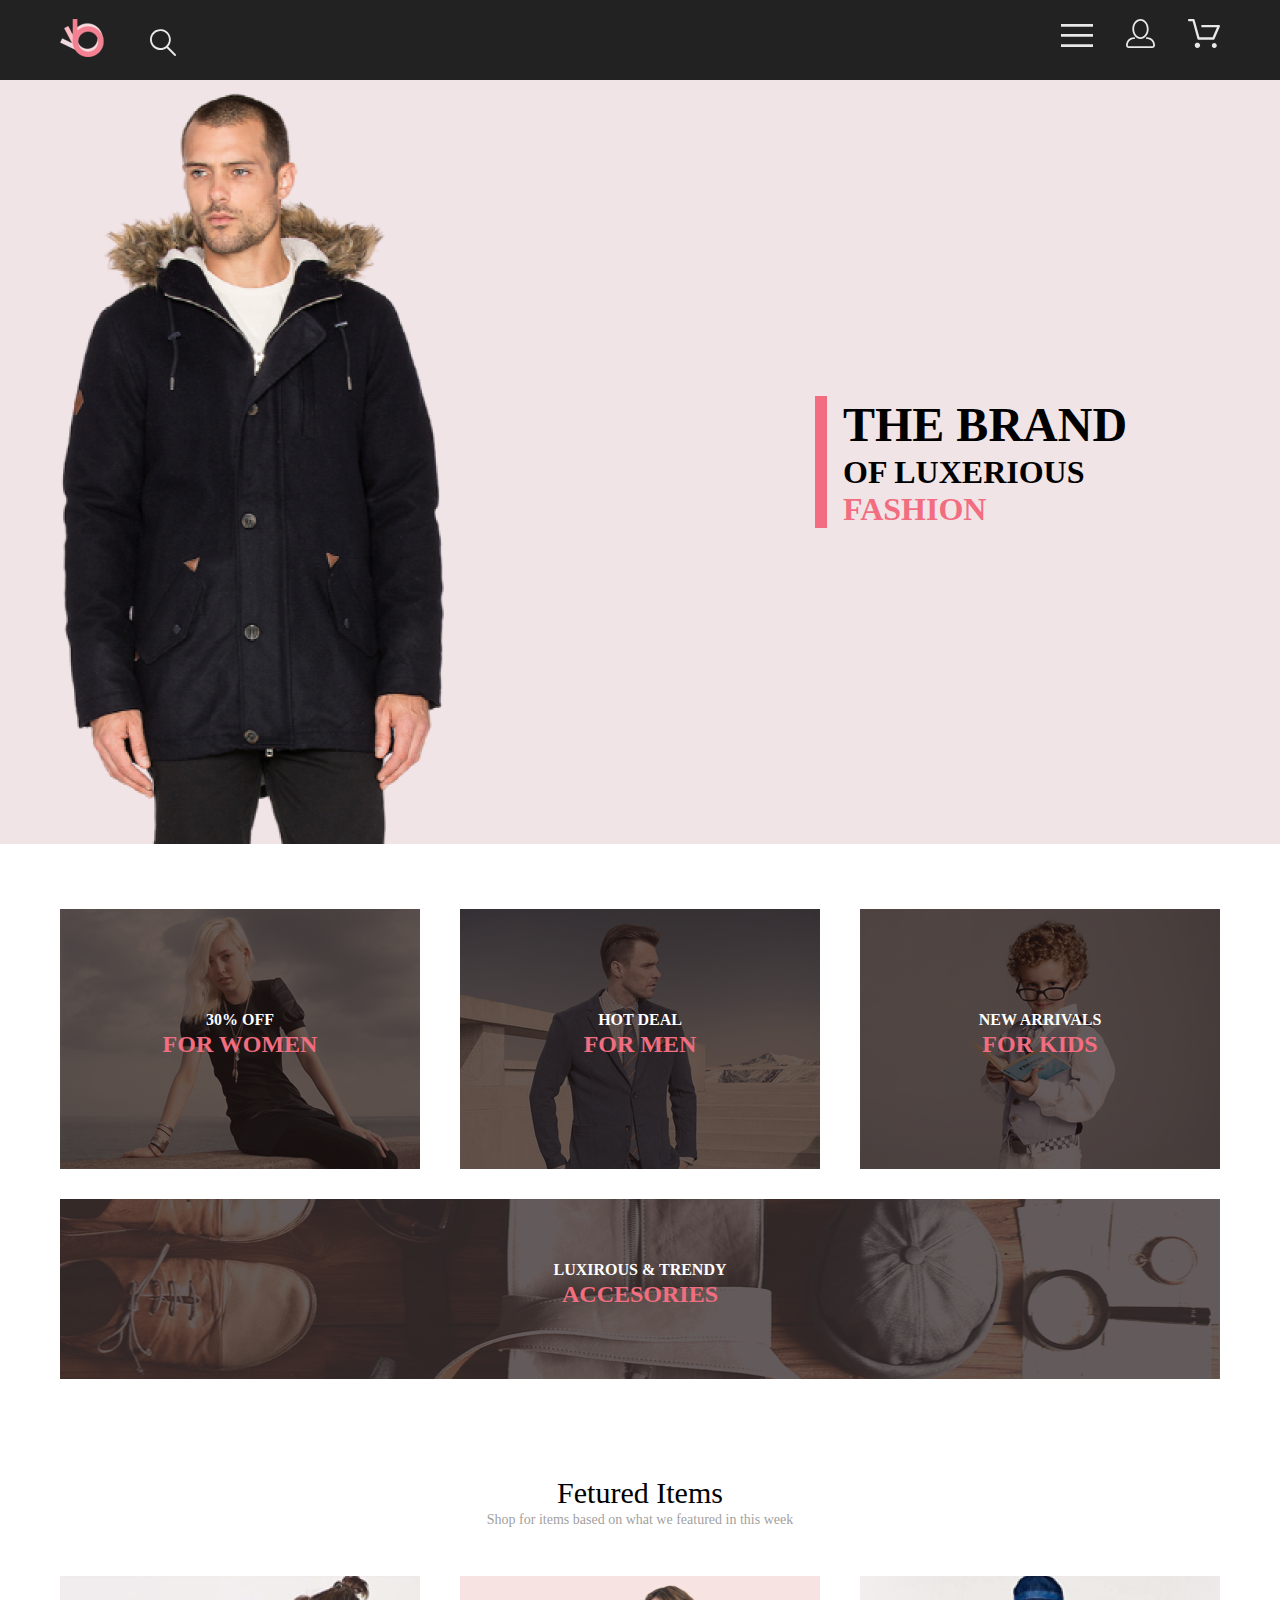
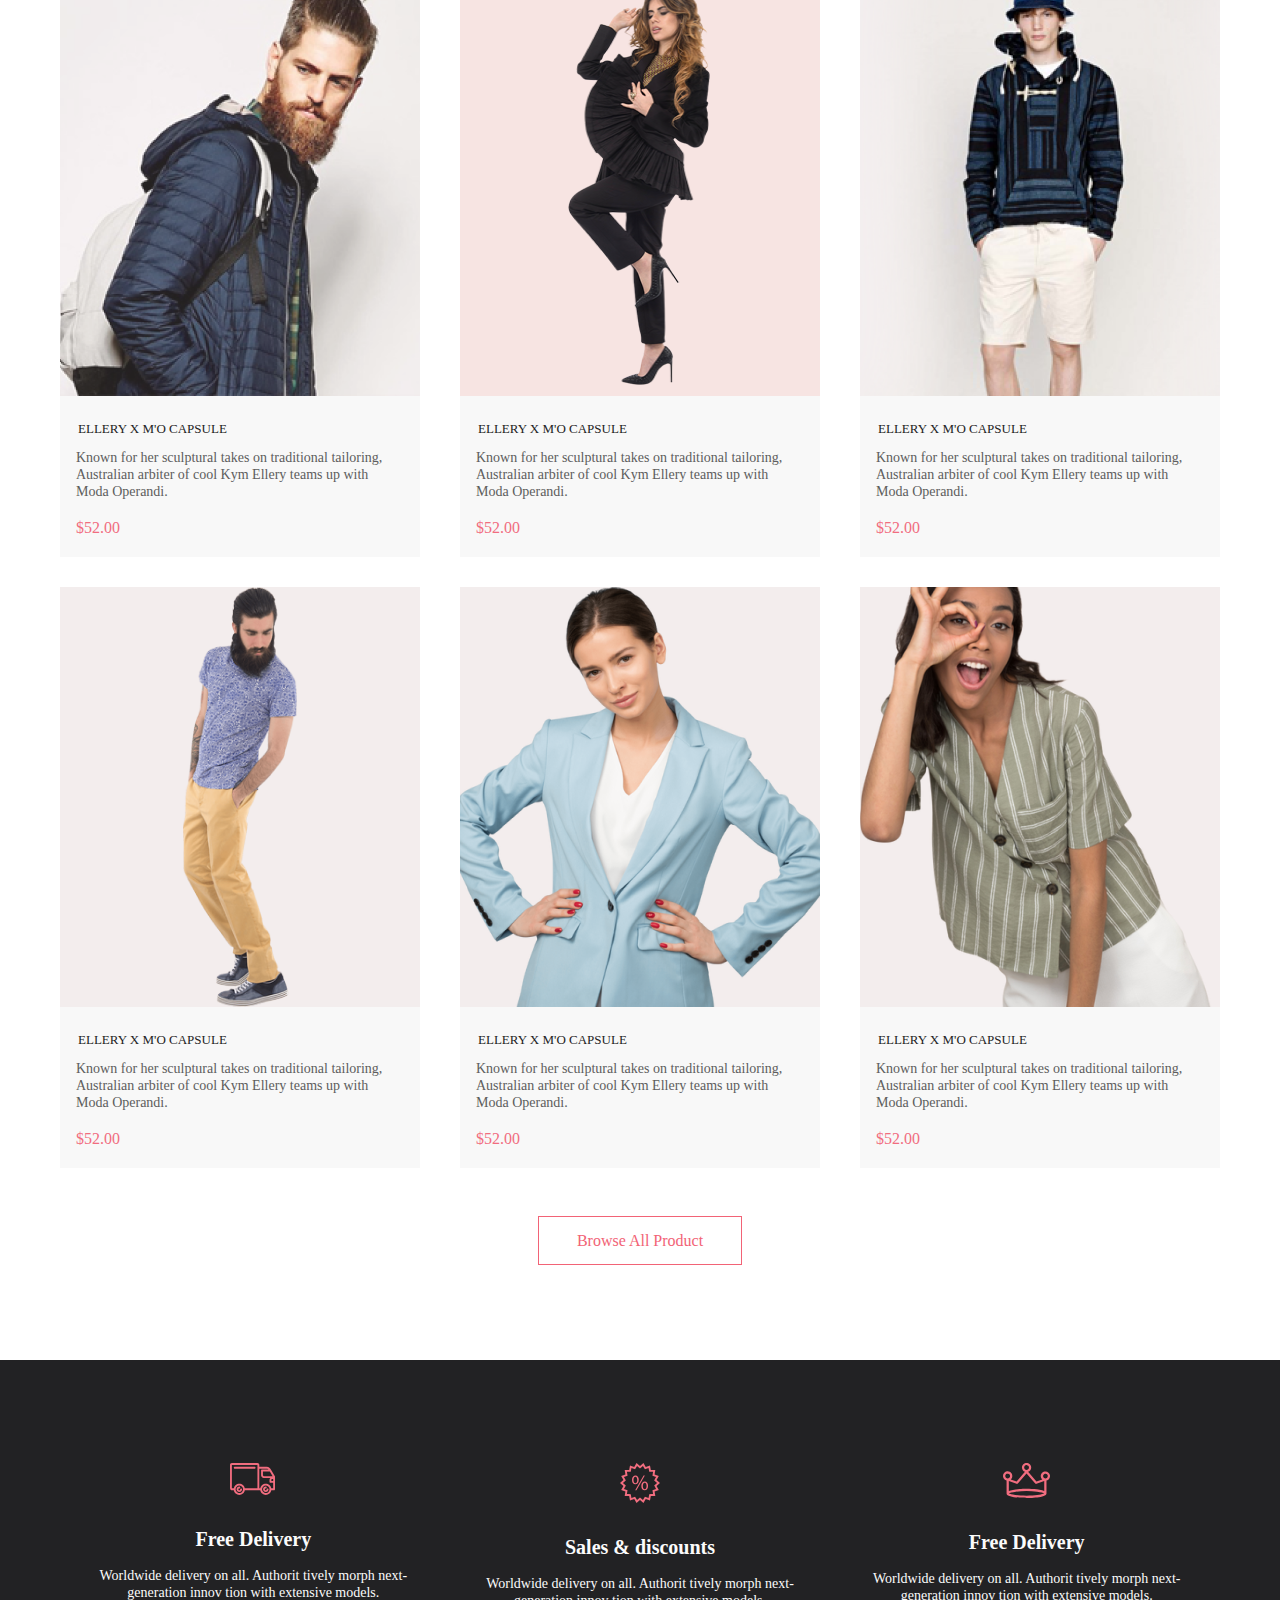
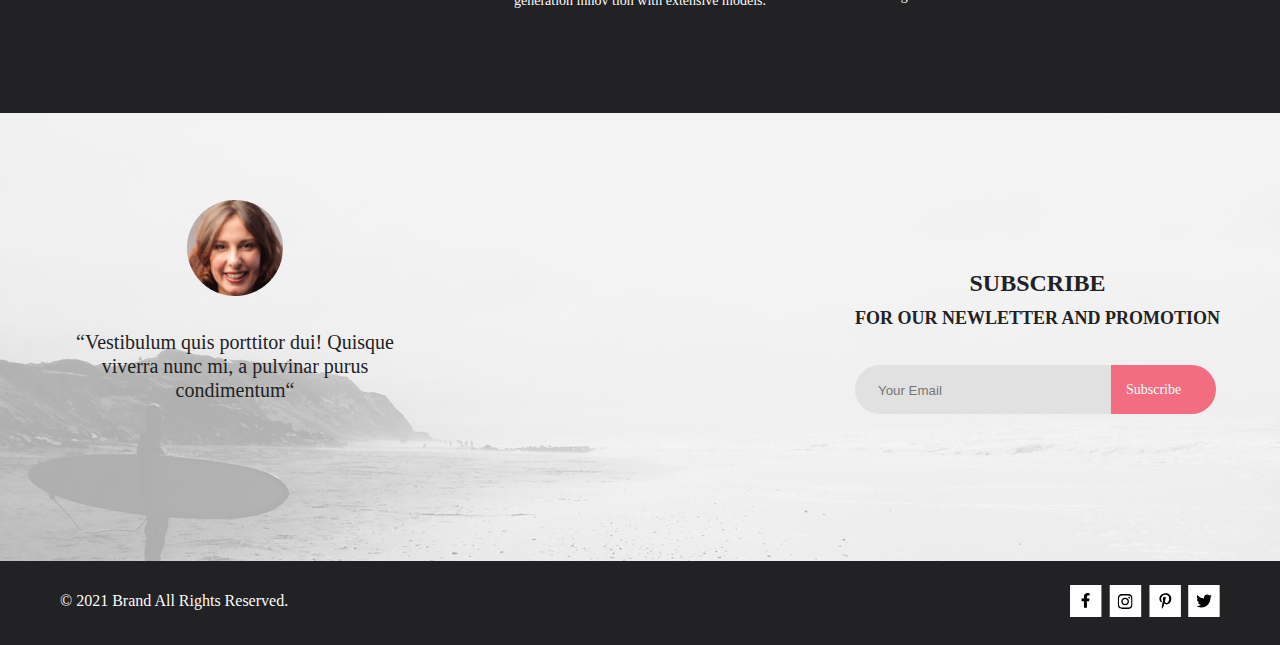
<file: index.html>
<!DOCTYPE html>
<html lang="en">

<head>
    <meta charset="UTF-8">
    <meta http-equiv="X-UA-Compatible" content="IE=edge">
    <meta name="viewport" content="width=device-width, initial-scale=1.0">
    <title>Document</title>
    <link rel="stylesheet" href="css/index.css">
</head>

<body>
    <header class="header">
        <div class="container header__flex">
            <div class="header__1">
                <a class="header__logo" href="#">
                    <img src="img/logo.png" alt="logo">
                </a>
                <a class="header__logo" href="#">
                    <svg width="27" height="28" viewBox="0 0 27 28" fill="none" xmlns="http://www.w3.org/2000/svg">
                        <path
                            d="M19.0589 17.6249C20.6705 15.8648 21.6275 13.6038 21.769 11.2215C21.9106 8.8392 21.2281 6.48075 19.8362 4.5422C18.4443 2.60365 16.4278 1.20306 14.1252 0.575643C11.8227 -0.0517774 9.37437 0.132183 7.19143 1.09663C5.0085 2.06108 3.22389 3.74727 2.1373 5.87205C1.05071 7.99682 0.728322 10.4308 1.22426 12.7652C1.72021 15.0996 3.00428 17.1922 4.86085 18.6917C6.71741 20.1912 9.0334 21.0063 11.4199 20.9999C13.6723 21.003 15.8638 20.269 17.6599 18.9099L25.4079 26.7169C25.4934 26.806 25.5958 26.8771 25.7091 26.926C25.8225 26.975 25.9444 27.0008 26.0679 27.0019C26.1916 27.0023 26.314 26.9772 26.4276 26.9282C26.5411 26.8792 26.6434 26.8072 26.7279 26.7169C26.9018 26.536 26.999 26.2949 26.999 26.0439C26.999 25.793 26.9018 25.5518 26.7279 25.3709L19.0589 17.6249ZM2.88589 10.4999C2.89873 8.81465 3.41021 7.17089 4.35586 5.77587C5.30151 4.38086 6.63899 3.29703 8.1997 2.66102C9.76042 2.02501 11.4745 1.86529 13.1258 2.202C14.7772 2.53871 16.2919 3.35678 17.479 4.55307C18.6661 5.74935 19.4725 7.27031 19.7965 8.92421C20.1204 10.5781 19.9475 12.2909 19.2995 13.8467C18.6515 15.4024 17.5574 16.7315 16.1551 17.6664C14.7529 18.6013 13.1052 19.1001 11.4199 19.0999C9.14843 19.0891 6.97409 18.1774 5.3741 16.5651C3.77412 14.9527 2.87924 12.7714 2.88589 10.4999Z"
                            fill="#E8E8E8" />
                    </svg>

                </a>
            </div>

            <div class="header__2">
                <div class="header__item burger">
                    <input type="checkbox" id="burger">
                    <label class="header__menu" for="burger">
                        <svg class="header__2__logo" width="32" height="23" viewBox="0 0 32 23" fill="none"
                            xmlns="http://www.w3.org/2000/svg">
                            <path d="M0 23V20.31H32V23H0ZM0 12.76V10.07H32V12.76H0ZM0 2.69V0H32V2.69H0Z"
                                fill="#E8E8E8" />
                        </svg>
                    </label>
                    <nav class="header__nav nav">
                        <div class="nav__wrap">
                            <label class="nav__close" for="burger"><svg class="nav__cross" width="13" height="13"
                                    viewBox="0 0 13 13" fill="none" xmlns="http://www.w3.org/2000/svg">
                                    <path
                                        d="M7.4158 6.00409L11.7158 1.71409C11.9041 1.52579 12.0099 1.27039 12.0099 1.00409C12.0099 0.73779 11.9041 0.482395 11.7158 0.294092C11.5275 0.105788 11.2721 0 11.0058 0C10.7395 0 10.4841 0.105788 10.2958 0.294092L6.0058 4.59409L1.7158 0.294092C1.52749 0.105788 1.2721 -1.9841e-09 1.0058 0C0.739497 1.9841e-09 0.484102 0.105788 0.295798 0.294092C0.107495 0.482395 0.0017066 0.73779 0.0017066 1.00409C0.0017066 1.27039 0.107495 1.52579 0.295798 1.71409L4.5958 6.00409L0.295798 10.2941C0.20207 10.3871 0.127676 10.4977 0.0769072 10.6195C0.0261385 10.7414 0 10.8721 0 11.0041C0 11.1361 0.0261385 11.2668 0.0769072 11.3887C0.127676 11.5105 0.20207 11.6211 0.295798 11.7141C0.388761 11.8078 0.499362 11.8822 0.621222 11.933C0.743081 11.9838 0.873786 12.0099 1.0058 12.0099C1.13781 12.0099 1.26852 11.9838 1.39038 11.933C1.51223 11.8822 1.62284 11.8078 1.7158 11.7141L6.0058 7.41409L10.2958 11.7141C10.3888 11.8078 10.4994 11.8822 10.6212 11.933C10.7431 11.9838 10.8738 12.0099 11.0058 12.0099C11.1378 12.0099 11.2685 11.9838 11.3904 11.933C11.5122 11.8822 11.6228 11.8078 11.7158 11.7141C11.8095 11.6211 11.8839 11.5105 11.9347 11.3887C11.9855 11.2668 12.0116 11.1361 12.0116 11.0041C12.0116 10.8721 11.9855 10.7414 11.9347 10.6195C11.8839 10.4977 11.8095 10.3871 11.7158 10.2941L7.4158 6.00409Z"
                                        fill="#6F6E6E" />
                                </svg></label>
                            <h2 class="nav__title">MENU</h2>
                            <h3 class="nav__header">MAN</h3>
                            <ul class="nav__list">
                                <li class="nav__item">
                                    <a href="#" class="nav__link">Accessories</a>
                                </li>
                                <li class="nav__item">
                                    <a href="#" class="nav__link">Bags</a>
                                </li>
                                <li class="nav__item">
                                    <a href="#" class="nav__link">Denim</a>
                                </li>
                                <li class="nav__item">
                                    <a href="#" class="nav__link">T-Shirts</a>
                                </li>
                            </ul>
                            <h3 class="nav__header">WOMAN</h3>
                            <ul class="nav__list">
                                <li class="nav__item">
                                    <a href="#" class="nav__link">Accessories</a>
                                </li>
                                <li class="nav__item">
                                    <a href="#" class="nav__link">Jackets & Coats</a>
                                </li>
                                <li class="nav__item">
                                    <a href="#" class="nav__link">Polos</a>
                                </li>
                                <li class="nav__item">
                                    <a href="#" class="nav__link">T-Shirts</a>
                                </li>
                                <li class="nav__item">
                                    <a href="#" class="nav__link">Shirts</a>
                                </li>
                            </ul>
                            <h3 class="nav__header">KIDS</h3>
                            <ul class="nav__list">
                                <li class="nav__item">
                                    <a href="#" class="nav__link">Accessories</a>
                                </li>
                                <li class="nav__item">
                                    <a href="#" class="nav__link">Jackets & Coats</a>
                                </li>
                                <li class="nav__item">
                                    <a href="#" class="nav__link">Polos</a>
                                </li>
                                <li class="nav__item">
                                    <a href="#" class="nav__link">T-Shirts</a>
                                </li>
                                <li class="nav__item">
                                    <a href="#" class="nav__link">Shirts</a>
                                </li>
                                <li class="nav__item">
                                    <a href="#" class="nav__link">Bags</a>
                                </li>
                            </ul>
                        </div>
                    </nav>


                </div>
                <div class="header__item">
                    <a href="registration.html">
                        <svg class="header__2__logo" width="29" height="29" viewBox="0 0 29 29" fill="none"
                            xmlns="http://www.w3.org/2000/svg">
                            <path
                                d="M14.5 19.937C19 19.937 22.656 15.464 22.656 9.968C22.656 4.472 19 0 14.5 0C13.3631 0.0217413 12.2463 0.303398 11.2351 0.823397C10.2239 1.34339 9.34507 2.08794 8.66602 3C7.12663 4.99573 6.30819 7.45381 6.34399 9.974C6.34399 15.465 10 19.937 14.5 19.937ZM14.5 1.813C18 1.813 20.844 5.472 20.844 9.969C20.844 14.466 17.998 18.125 14.5 18.125C11.002 18.125 8.15603 14.465 8.15503 9.969C8.15403 5.473 11 1.813 14.5 1.813ZM20.844 18.125C20.6036 18.125 20.373 18.2205 20.203 18.3905C20.033 18.5605 19.9375 18.7911 19.9375 19.0315C19.9375 19.2719 20.033 19.5025 20.203 19.6725C20.373 19.8425 20.6036 19.938 20.844 19.938C22.526 19.9399 24.1386 20.6088 25.3279 21.7982C26.5172 22.9875 27.1861 24.6 27.188 26.282C27.1875 26.5221 27.0918 26.7523 26.922 26.9221C26.7522 27.0918 26.5221 27.1875 26.282 27.188H2.71997C2.47985 27.1875 2.24975 27.0918 2.07996 26.9221C1.91016 26.7523 1.81449 26.5221 1.81396 26.282C1.81608 24.6001 2.48517 22.9877 3.67444 21.7985C4.86371 20.6092 6.47608 19.9401 8.15796 19.938C8.39824 19.938 8.62868 19.8425 8.79858 19.6726C8.96849 19.5027 9.06396 19.2723 9.06396 19.032C9.06396 18.7917 8.96849 18.5613 8.79858 18.3914C8.62868 18.2215 8.39824 18.126 8.15796 18.126C5.99541 18.1279 3.92201 18.9875 2.39258 20.5164C0.863144 22.0453 0.00264777 24.1185 0 26.281C0.000794067 27.0019 0.287502 27.693 0.797241 28.2027C1.30698 28.7125 1.99811 28.9992 2.71899 29H26.282C27.0027 28.9989 27.6936 28.7121 28.2031 28.2024C28.7126 27.6927 28.9992 27.0017 29 26.281C28.9974 24.1187 28.1372 22.0457 26.6083 20.5168C25.0793 18.9878 23.0063 18.1276 20.844 18.125Z"
                                fill="#E8E8E8" />
                        </svg>
                    </a>
                </div>

                <div class="header__item">
                    <a href="cart.html">
                        <svg class="header__2__logo" width="32" height="29" viewBox="0 0 32 29" fill="none"
                            xmlns="http://www.w3.org/2000/svg">
                            <path
                                d="M26.1998 29C25.5521 28.9738 24.9404 28.6948 24.4961 28.2227C24.0518 27.7506 23.8103 27.1232 23.8234 26.475C23.8365 25.8269 24.1032 25.2097 24.5662 24.7559C25.0292 24.3022 25.6516 24.048 26.2999 24.048C26.9482 24.048 27.5706 24.3022 28.0336 24.7559C28.4966 25.2097 28.7633 25.8269 28.7764 26.475C28.7895 27.1232 28.5479 27.7506 28.1036 28.2227C27.6593 28.6948 27.0477 28.9738 26.3999 29H26.1998ZM6.75183 26.32C6.75183 25.79 6.90901 25.2718 7.20349 24.8311C7.49797 24.3904 7.91654 24.0469 8.40625 23.844C8.89596 23.6412 9.43484 23.5881 9.95471 23.6915C10.4746 23.7949 10.9521 24.0502 11.3269 24.425C11.7017 24.7998 11.957 25.2773 12.0604 25.7972C12.1638 26.317 12.1107 26.8559 11.9078 27.3456C11.705 27.8353 11.3615 28.2539 10.9208 28.5483C10.4801 28.8428 9.96194 29 9.43188 29C9.07977 29.0003 8.73102 28.9311 8.40564 28.7966C8.08026 28.662 7.7846 28.4646 7.53552 28.2158C7.28645 27.9669 7.08891 27.6713 6.9541 27.3461C6.81929 27.0208 6.74988 26.6721 6.74988 26.32H6.75183ZM10.5519 20.686C10.2924 20.6868 10.0398 20.6024 9.83301 20.4457C9.62617 20.2891 9.47648 20.0689 9.40686 19.819L4.57385 2.36401H1.18091C0.867422 2.36401 0.566761 2.23947 0.345093 2.01781C0.123425 1.79614 -0.00109863 1.49549 -0.00109863 1.18201C-0.00109863 0.868519 0.123425 0.567873 0.345093 0.346205C0.566761 0.124537 0.867422 5.81268e-06 1.18091 5.81268e-06H5.46191C5.7214 -0.00080736 5.97394 0.0837201 6.18066 0.240568C6.38739 0.397416 6.53674 0.617884 6.60583 0.868006L11.4388 18.323H24.6168L28.9999 8.27501H14.3999C14.2417 8.27961 14.0843 8.25242 13.9368 8.19507C13.7893 8.13771 13.6548 8.05134 13.5413 7.94108C13.4277 7.83082 13.3375 7.69891 13.2759 7.55315C13.2143 7.40739 13.1825 7.25075 13.1825 7.0925C13.1825 6.93426 13.2143 6.77762 13.2759 6.63186C13.3375 6.4861 13.4277 6.35419 13.5413 6.24393C13.6548 6.13367 13.7893 6.0473 13.9368 5.98994C14.0843 5.93259 14.2417 5.90541 14.3999 5.91001H30.8129C31.0086 5.90996 31.2011 5.95866 31.3733 6.05172C31.5454 6.14478 31.6917 6.27926 31.7988 6.44301C31.9067 6.60729 31.9723 6.79569 31.9897 6.99145C32.0072 7.18721 31.976 7.38424 31.8989 7.565L26.4939 19.977C26.4015 20.1876 26.2499 20.3668 26.0574 20.4927C25.8649 20.6186 25.6399 20.6858 25.4099 20.686H10.5519Z"
                                fill="#E8E8E8" />
                        </svg>
                    </a>
                </div>
            </div>
        </div>
    </header>
    <main>
        <section class="intro">
            <div class="container intro__wrap">
                <div class="item__title">
                    <h1 class="title__text"><span class="item__decor__1">THE BRAND</span>
                        OF LUXERIOUS <span class="item__decor__2">FASHION</span></h1>
                </div>
            </div>
        </section>
        <section class="category">
            <div class="container category__wrap">


                <div class="img__first">
                    <div class="category__item image">
                        <img src="img/woman (2).png" alt="img">
                        <div class="category__overlay"></div>
                        <h1 class="category__text">30% OFF</h1>
                        <h1 class="category__text__decoration">FOR WOMEN</h1>
                    </div>
                    <div class="category__item image">
                        <img src="img/man_2 (2).png" alt="img">
                        <div class="category__overlay"></div>
                        <h1 class="category__text">HOT DEAL</h1>
                        <h1 class="category__text__decoration">FOR MEN</h1>
                    </div>
                    <div class="category__item image">
                        <img src="img/child (2).png" alt="img">
                        <div class="category__overlay"></div>
                        <h1 class="category__text">NEW ARRIVALS</h1>
                        <h1 class="category__text__decoration">FOR KIDS</h1>
                    </div>
                </div>

                <div class="category__item img_4">
                    <img src="img/items (2).png" alt="img">
                    <div class="category__overlay"></div>
                    <h1 class="category__text">LUXIROUS & TRENDY</h1>
                    <h1 class="category__text__decoration">ACCESORIES</h1>
                </div>
            </div>
        </section>
        <section class="catalog">
            <div class="container catalog__wrap">
                <div class="catalog__header">
                    <h1 class="catalog__header__text">Fetured Items</h1>
                    <p class="catalog__text">Shop for items based on what we featured in this week</p>
                </div>
                <nav class="card__box">
                    <div class="card">
                        <div class="card__picture">
                            <img class="card__img" src="img/card_man_1.png" alt="card">
                            <div class="overlay">
                                <button class="card__btn">
                                    <svg width="27" height="25" viewBox="0 0 27 25" fill="none"
                                        xmlns="http://www.w3.org/2000/svg">
                                        <path
                                            d="M21.876 22.2662C21.921 22.2549 21.9423 22.2339 21.96 22.2129C21.9678 22.2037 21.9756 22.1946 21.9835 22.1855C22.02 22.1438 22.0233 22.0553 22.0224 22.0105C22.0092 21.9044 21.9185 21.8315 21.8412 21.8315C21.8375 21.8315 21.8336 21.8317 21.8312 21.8318C21.7531 21.8372 21.6653 21.9409 21.6719 22.0625C21.6813 22.1793 21.7675 22.2662 21.8392 22.2662H21.876ZM8.21954 22.2599C8.31873 22.2599 8.39935 22.1655 8.39935 22.0496C8.39935 21.9341 8.31873 21.8401 8.21954 21.8401C8.12042 21.8401 8.03973 21.9341 8.03973 22.0496C8.03973 22.1655 8.12042 22.2599 8.21954 22.2599ZM21.9995 24.2662C21.9517 24.2662 21.8878 24.2662 21.8392 24.2662C20.7017 24.2662 19.7567 23.3545 19.6765 22.198C19.5964 20.9929 20.4937 19.9183 21.6953 19.8364C21.7441 19.8331 21.7928 19.8315 21.8412 19.8315C22.9799 19.8315 23.9413 20.7324 24.019 21.8884C24.0505 22.4915 23.8741 23.0612 23.4898 23.5012C23.1055 23.9575 22.5764 24.2177 21.9995 24.2662ZM8.21954 24.2599C7.01532 24.2599 6.03973 23.2709 6.03973 22.0496C6.03973 20.8291 7.01532 19.8401 8.21954 19.8401C9.42371 19.8401 10.3994 20.8291 10.3994 22.0496C10.3994 23.2709 9.42371 24.2599 8.21954 24.2599ZM21.1984 17.3938H9.13306C8.70013 17.3938 8.31586 17.1005 8.20331 16.6775L4.27753 2.24768H1.52173C0.993408 2.24768 0.560547 1.80859 0.560547 1.27039C0.560547 0.733032 0.993408 0.292969 1.52173 0.292969H4.99933C5.43134 0.292969 5.81561 0.586304 5.9281 1.01025L9.85394 15.4391H20.5576L24.1144 7.13379H12.2578C11.7286 7.13379 11.2957 6.69373 11.2957 6.15649C11.2957 5.61914 11.7286 5.17908 12.2578 5.17908H25.5886C25.9091 5.17908 26.2141 5.34192 26.3896 5.61914C26.566 5.89539 26.5984 6.23743 26.4697 6.547L22.0795 16.807C21.9193 17.1653 21.5827 17.3938 21.1984 17.3938Z"
                                            fill="white" />
                                    </svg>
                                    <p>Add to Cart</p>
                                </button>
                            </div>
                        </div>
                        <div class="card__txt">
                            <a class="card__link" href="product.html">
                                <h1 class="card__header">ELLERY X M'O CAPSULE</h1>
                            </a>
                            <p class="card__text">Known for her sculptural takes on traditional tailoring, Australian
                                arbiter of
                                cool Kym Ellery teams up with Moda Operandi.</p>
                            <p class="card__price">$52.00</p>
                        </div>
                    </div>
                    <div class="card">
                        <div class="card__picture">
                            <img class="card__img" src="img/card_woman_1.png" alt="card">
                            <div class="overlay">
                                <button class="card__btn">
                                    <svg width="27" height="25" viewBox="0 0 27 25" fill="none"
                                        xmlns="http://www.w3.org/2000/svg">
                                        <path
                                            d="M21.876 22.2662C21.921 22.2549 21.9423 22.2339 21.96 22.2129C21.9678 22.2037 21.9756 22.1946 21.9835 22.1855C22.02 22.1438 22.0233 22.0553 22.0224 22.0105C22.0092 21.9044 21.9185 21.8315 21.8412 21.8315C21.8375 21.8315 21.8336 21.8317 21.8312 21.8318C21.7531 21.8372 21.6653 21.9409 21.6719 22.0625C21.6813 22.1793 21.7675 22.2662 21.8392 22.2662H21.876ZM8.21954 22.2599C8.31873 22.2599 8.39935 22.1655 8.39935 22.0496C8.39935 21.9341 8.31873 21.8401 8.21954 21.8401C8.12042 21.8401 8.03973 21.9341 8.03973 22.0496C8.03973 22.1655 8.12042 22.2599 8.21954 22.2599ZM21.9995 24.2662C21.9517 24.2662 21.8878 24.2662 21.8392 24.2662C20.7017 24.2662 19.7567 23.3545 19.6765 22.198C19.5964 20.9929 20.4937 19.9183 21.6953 19.8364C21.7441 19.8331 21.7928 19.8315 21.8412 19.8315C22.9799 19.8315 23.9413 20.7324 24.019 21.8884C24.0505 22.4915 23.8741 23.0612 23.4898 23.5012C23.1055 23.9575 22.5764 24.2177 21.9995 24.2662ZM8.21954 24.2599C7.01532 24.2599 6.03973 23.2709 6.03973 22.0496C6.03973 20.8291 7.01532 19.8401 8.21954 19.8401C9.42371 19.8401 10.3994 20.8291 10.3994 22.0496C10.3994 23.2709 9.42371 24.2599 8.21954 24.2599ZM21.1984 17.3938H9.13306C8.70013 17.3938 8.31586 17.1005 8.20331 16.6775L4.27753 2.24768H1.52173C0.993408 2.24768 0.560547 1.80859 0.560547 1.27039C0.560547 0.733032 0.993408 0.292969 1.52173 0.292969H4.99933C5.43134 0.292969 5.81561 0.586304 5.9281 1.01025L9.85394 15.4391H20.5576L24.1144 7.13379H12.2578C11.7286 7.13379 11.2957 6.69373 11.2957 6.15649C11.2957 5.61914 11.7286 5.17908 12.2578 5.17908H25.5886C25.9091 5.17908 26.2141 5.34192 26.3896 5.61914C26.566 5.89539 26.5984 6.23743 26.4697 6.547L22.0795 16.807C21.9193 17.1653 21.5827 17.3938 21.1984 17.3938Z"
                                            fill="white" />
                                    </svg>
                                    <p>Add to Cart</p>
                                </button>
                            </div>
                        </div>
                        <div class="card__txt">
                            <a class="card__link" href="product.html">
                                <h1 class="card__header">ELLERY X M'O CAPSULE</h1>
                            </a>
                            <p class="card__text">Known for her sculptural takes on traditional tailoring, Australian
                                arbiter of
                                cool Kym Ellery teams up with Moda Operandi.</p>
                            <p class="card__price">$52.00</p>
                        </div>
                    </div>

                    <div class="card">
                        <div class="card__picture">
                            <img class="card__img" src="img/card_man_2.png" alt="card">
                            <div class="overlay">
                                <button class="card__btn">
                                    <svg width="27" height="25" viewBox="0 0 27 25" fill="none"
                                        xmlns="http://www.w3.org/2000/svg">
                                        <path
                                            d="M21.876 22.2662C21.921 22.2549 21.9423 22.2339 21.96 22.2129C21.9678 22.2037 21.9756 22.1946 21.9835 22.1855C22.02 22.1438 22.0233 22.0553 22.0224 22.0105C22.0092 21.9044 21.9185 21.8315 21.8412 21.8315C21.8375 21.8315 21.8336 21.8317 21.8312 21.8318C21.7531 21.8372 21.6653 21.9409 21.6719 22.0625C21.6813 22.1793 21.7675 22.2662 21.8392 22.2662H21.876ZM8.21954 22.2599C8.31873 22.2599 8.39935 22.1655 8.39935 22.0496C8.39935 21.9341 8.31873 21.8401 8.21954 21.8401C8.12042 21.8401 8.03973 21.9341 8.03973 22.0496C8.03973 22.1655 8.12042 22.2599 8.21954 22.2599ZM21.9995 24.2662C21.9517 24.2662 21.8878 24.2662 21.8392 24.2662C20.7017 24.2662 19.7567 23.3545 19.6765 22.198C19.5964 20.9929 20.4937 19.9183 21.6953 19.8364C21.7441 19.8331 21.7928 19.8315 21.8412 19.8315C22.9799 19.8315 23.9413 20.7324 24.019 21.8884C24.0505 22.4915 23.8741 23.0612 23.4898 23.5012C23.1055 23.9575 22.5764 24.2177 21.9995 24.2662ZM8.21954 24.2599C7.01532 24.2599 6.03973 23.2709 6.03973 22.0496C6.03973 20.8291 7.01532 19.8401 8.21954 19.8401C9.42371 19.8401 10.3994 20.8291 10.3994 22.0496C10.3994 23.2709 9.42371 24.2599 8.21954 24.2599ZM21.1984 17.3938H9.13306C8.70013 17.3938 8.31586 17.1005 8.20331 16.6775L4.27753 2.24768H1.52173C0.993408 2.24768 0.560547 1.80859 0.560547 1.27039C0.560547 0.733032 0.993408 0.292969 1.52173 0.292969H4.99933C5.43134 0.292969 5.81561 0.586304 5.9281 1.01025L9.85394 15.4391H20.5576L24.1144 7.13379H12.2578C11.7286 7.13379 11.2957 6.69373 11.2957 6.15649C11.2957 5.61914 11.7286 5.17908 12.2578 5.17908H25.5886C25.9091 5.17908 26.2141 5.34192 26.3896 5.61914C26.566 5.89539 26.5984 6.23743 26.4697 6.547L22.0795 16.807C21.9193 17.1653 21.5827 17.3938 21.1984 17.3938Z"
                                            fill="white" />
                                    </svg>
                                    <p>Add to Cart</p>
                                </button>
                            </div>
                        </div>
                        <div class="card__txt">
                            <a class="card__link" href="product.html">
                                <h1 class="card__header">ELLERY X M'O CAPSULE</h1>
                            </a>
                            <p class="card__text">Known for her sculptural takes on traditional tailoring, Australian
                                arbiter of
                                cool Kym Ellery teams up with Moda Operandi.</p>
                            <p class="card__price">$52.00</p>
                        </div>
                    </div>

                    <div class="card">
                        <div class="card__picture">
                            <img class="card__img" src="img/card_man_3.png" alt="card">
                            <div class="overlay">
                                <button class="card__btn">
                                    <svg width="27" height="25" viewBox="0 0 27 25" fill="none"
                                        xmlns="http://www.w3.org/2000/svg">
                                        <path
                                            d="M21.876 22.2662C21.921 22.2549 21.9423 22.2339 21.96 22.2129C21.9678 22.2037 21.9756 22.1946 21.9835 22.1855C22.02 22.1438 22.0233 22.0553 22.0224 22.0105C22.0092 21.9044 21.9185 21.8315 21.8412 21.8315C21.8375 21.8315 21.8336 21.8317 21.8312 21.8318C21.7531 21.8372 21.6653 21.9409 21.6719 22.0625C21.6813 22.1793 21.7675 22.2662 21.8392 22.2662H21.876ZM8.21954 22.2599C8.31873 22.2599 8.39935 22.1655 8.39935 22.0496C8.39935 21.9341 8.31873 21.8401 8.21954 21.8401C8.12042 21.8401 8.03973 21.9341 8.03973 22.0496C8.03973 22.1655 8.12042 22.2599 8.21954 22.2599ZM21.9995 24.2662C21.9517 24.2662 21.8878 24.2662 21.8392 24.2662C20.7017 24.2662 19.7567 23.3545 19.6765 22.198C19.5964 20.9929 20.4937 19.9183 21.6953 19.8364C21.7441 19.8331 21.7928 19.8315 21.8412 19.8315C22.9799 19.8315 23.9413 20.7324 24.019 21.8884C24.0505 22.4915 23.8741 23.0612 23.4898 23.5012C23.1055 23.9575 22.5764 24.2177 21.9995 24.2662ZM8.21954 24.2599C7.01532 24.2599 6.03973 23.2709 6.03973 22.0496C6.03973 20.8291 7.01532 19.8401 8.21954 19.8401C9.42371 19.8401 10.3994 20.8291 10.3994 22.0496C10.3994 23.2709 9.42371 24.2599 8.21954 24.2599ZM21.1984 17.3938H9.13306C8.70013 17.3938 8.31586 17.1005 8.20331 16.6775L4.27753 2.24768H1.52173C0.993408 2.24768 0.560547 1.80859 0.560547 1.27039C0.560547 0.733032 0.993408 0.292969 1.52173 0.292969H4.99933C5.43134 0.292969 5.81561 0.586304 5.9281 1.01025L9.85394 15.4391H20.5576L24.1144 7.13379H12.2578C11.7286 7.13379 11.2957 6.69373 11.2957 6.15649C11.2957 5.61914 11.7286 5.17908 12.2578 5.17908H25.5886C25.9091 5.17908 26.2141 5.34192 26.3896 5.61914C26.566 5.89539 26.5984 6.23743 26.4697 6.547L22.0795 16.807C21.9193 17.1653 21.5827 17.3938 21.1984 17.3938Z"
                                            fill="white" />
                                    </svg>
                                    <p>Add to Cart</p>
                                </button>
                            </div>
                        </div>
                        <div class="card__txt">
                            <a class="card__link" href="product.html">
                                <h1 class="card__header">ELLERY X M'O CAPSULE</h1>
                            </a>
                            <p class="card__text">Known for her sculptural takes on traditional tailoring, Australian
                                arbiter of
                                cool Kym Ellery teams up with Moda Operandi.</p>
                            <p class="card__price">$52.00</p>
                        </div>
                    </div>

                    <div class="card">
                        <div class="card__picture">
                            <img class="card__img" src="img/card_woman_2.png" alt="card">
                            <div class="overlay">
                                <button class="card__btn">
                                    <svg width="27" height="25" viewBox="0 0 27 25" fill="none"
                                        xmlns="http://www.w3.org/2000/svg">
                                        <path
                                            d="M21.876 22.2662C21.921 22.2549 21.9423 22.2339 21.96 22.2129C21.9678 22.2037 21.9756 22.1946 21.9835 22.1855C22.02 22.1438 22.0233 22.0553 22.0224 22.0105C22.0092 21.9044 21.9185 21.8315 21.8412 21.8315C21.8375 21.8315 21.8336 21.8317 21.8312 21.8318C21.7531 21.8372 21.6653 21.9409 21.6719 22.0625C21.6813 22.1793 21.7675 22.2662 21.8392 22.2662H21.876ZM8.21954 22.2599C8.31873 22.2599 8.39935 22.1655 8.39935 22.0496C8.39935 21.9341 8.31873 21.8401 8.21954 21.8401C8.12042 21.8401 8.03973 21.9341 8.03973 22.0496C8.03973 22.1655 8.12042 22.2599 8.21954 22.2599ZM21.9995 24.2662C21.9517 24.2662 21.8878 24.2662 21.8392 24.2662C20.7017 24.2662 19.7567 23.3545 19.6765 22.198C19.5964 20.9929 20.4937 19.9183 21.6953 19.8364C21.7441 19.8331 21.7928 19.8315 21.8412 19.8315C22.9799 19.8315 23.9413 20.7324 24.019 21.8884C24.0505 22.4915 23.8741 23.0612 23.4898 23.5012C23.1055 23.9575 22.5764 24.2177 21.9995 24.2662ZM8.21954 24.2599C7.01532 24.2599 6.03973 23.2709 6.03973 22.0496C6.03973 20.8291 7.01532 19.8401 8.21954 19.8401C9.42371 19.8401 10.3994 20.8291 10.3994 22.0496C10.3994 23.2709 9.42371 24.2599 8.21954 24.2599ZM21.1984 17.3938H9.13306C8.70013 17.3938 8.31586 17.1005 8.20331 16.6775L4.27753 2.24768H1.52173C0.993408 2.24768 0.560547 1.80859 0.560547 1.27039C0.560547 0.733032 0.993408 0.292969 1.52173 0.292969H4.99933C5.43134 0.292969 5.81561 0.586304 5.9281 1.01025L9.85394 15.4391H20.5576L24.1144 7.13379H12.2578C11.7286 7.13379 11.2957 6.69373 11.2957 6.15649C11.2957 5.61914 11.7286 5.17908 12.2578 5.17908H25.5886C25.9091 5.17908 26.2141 5.34192 26.3896 5.61914C26.566 5.89539 26.5984 6.23743 26.4697 6.547L22.0795 16.807C21.9193 17.1653 21.5827 17.3938 21.1984 17.3938Z"
                                            fill="white" />
                                    </svg>
                                    <p>Add to Cart</p>
                                </button>
                            </div>
                        </div>
                        <div class="card__txt">
                            <a class="card__link" href="product.html">
                                <h1 class="card__header">ELLERY X M'O CAPSULE</h1>
                            </a>
                            <p class="card__text">Known for her sculptural takes on traditional tailoring, Australian
                                arbiter of
                                cool Kym Ellery teams up with Moda Operandi.</p>
                            <p class="card__price">$52.00</p>
                        </div>
                    </div>

                    <div class="card">
                        <div class="card__picture">
                            <img class="card__img" src="img/card_woman_3.png" alt="card">
                            <div class="overlay">
                                <button class="card__btn">
                                    <svg width="27" height="25" viewBox="0 0 27 25" fill="none"
                                        xmlns="http://www.w3.org/2000/svg">
                                        <path
                                            d="M21.876 22.2662C21.921 22.2549 21.9423 22.2339 21.96 22.2129C21.9678 22.2037 21.9756 22.1946 21.9835 22.1855C22.02 22.1438 22.0233 22.0553 22.0224 22.0105C22.0092 21.9044 21.9185 21.8315 21.8412 21.8315C21.8375 21.8315 21.8336 21.8317 21.8312 21.8318C21.7531 21.8372 21.6653 21.9409 21.6719 22.0625C21.6813 22.1793 21.7675 22.2662 21.8392 22.2662H21.876ZM8.21954 22.2599C8.31873 22.2599 8.39935 22.1655 8.39935 22.0496C8.39935 21.9341 8.31873 21.8401 8.21954 21.8401C8.12042 21.8401 8.03973 21.9341 8.03973 22.0496C8.03973 22.1655 8.12042 22.2599 8.21954 22.2599ZM21.9995 24.2662C21.9517 24.2662 21.8878 24.2662 21.8392 24.2662C20.7017 24.2662 19.7567 23.3545 19.6765 22.198C19.5964 20.9929 20.4937 19.9183 21.6953 19.8364C21.7441 19.8331 21.7928 19.8315 21.8412 19.8315C22.9799 19.8315 23.9413 20.7324 24.019 21.8884C24.0505 22.4915 23.8741 23.0612 23.4898 23.5012C23.1055 23.9575 22.5764 24.2177 21.9995 24.2662ZM8.21954 24.2599C7.01532 24.2599 6.03973 23.2709 6.03973 22.0496C6.03973 20.8291 7.01532 19.8401 8.21954 19.8401C9.42371 19.8401 10.3994 20.8291 10.3994 22.0496C10.3994 23.2709 9.42371 24.2599 8.21954 24.2599ZM21.1984 17.3938H9.13306C8.70013 17.3938 8.31586 17.1005 8.20331 16.6775L4.27753 2.24768H1.52173C0.993408 2.24768 0.560547 1.80859 0.560547 1.27039C0.560547 0.733032 0.993408 0.292969 1.52173 0.292969H4.99933C5.43134 0.292969 5.81561 0.586304 5.9281 1.01025L9.85394 15.4391H20.5576L24.1144 7.13379H12.2578C11.7286 7.13379 11.2957 6.69373 11.2957 6.15649C11.2957 5.61914 11.7286 5.17908 12.2578 5.17908H25.5886C25.9091 5.17908 26.2141 5.34192 26.3896 5.61914C26.566 5.89539 26.5984 6.23743 26.4697 6.547L22.0795 16.807C21.9193 17.1653 21.5827 17.3938 21.1984 17.3938Z"
                                            fill="white" />
                                    </svg>
                                    <p>Add to Cart</p>
                                </button>
                            </div>
                        </div>
                        <div class="card__txt">
                            <a class="card__link" href="product.html">
                                <h1 class="card__header">ELLERY X M'O CAPSULE</h1>
                            </a>
                            <p class="card__text">Known for her sculptural takes on traditional tailoring, Australian
                                arbiter of
                                cool Kym Ellery teams up with Moda Operandi.</p>
                            <p class="card__price">$52.00</p>
                        </div>
                    </div>
                </nav>
                <div class="card-button">
                    <a href="catalog.html" class="product_catalog">Browse All Product</a>
                </div>
            </div>
        </section>
        <section class="featur">
            <div class="container featur__wrap">
                <div class="block">
                    <svg class="featur__img" width="46" height="32" viewBox="0 0 46 32" fill="none"
                        xmlns="http://www.w3.org/2000/svg">
                        <path
                            d="M30.2873 27.2429H14.8103C14.6031 28.5509 13.936 29.742 12.929 30.6021C11.922 31.4621 10.6411 31.9346 9.31682 31.9346C7.99252 31.9346 6.71166 31.4621 5.70464 30.6021C4.69762 29.742 4.03052 28.5509 3.82332 27.2429H1.88631C1.39149 27.2397 0.918139 27.0404 0.570025 26.6887C0.221911 26.337 0.0274507 25.8618 0.0293142 25.3669V1.87695C0.0271852 1.38195 0.221516 0.906335 0.569658 0.554443C0.917801 0.202551 1.39131 0.00317363 1.88631 0H27.4373C27.9322 0.00317353 28.4056 0.202522 28.7536 0.554443C29.1016 0.906364 29.2957 1.38204 29.2933 1.87695V3.78198H36.4143C36.4947 3.78164 36.5747 3.79208 36.6523 3.81299C38.9523 4.01299 40.1093 5.2129 41.3293 7.2749L44.8883 13.3689C44.9732 13.5136 45.018 13.6782 45.0183 13.8459V26.304C45.0194 26.5515 44.9221 26.7892 44.7479 26.9651C44.5737 27.141 44.3369 27.2406 44.0893 27.2419H41.2753C41.0681 28.5499 40.401 29.741 39.394 30.6011C38.387 31.4611 37.1061 31.9336 35.7818 31.9336C34.4575 31.9336 33.1767 31.4611 32.1696 30.6011C31.1626 29.741 30.4955 28.5499 30.2883 27.2419L30.2873 27.2429ZM32.0653 26.304C32.0732 27.0369 32.2977 27.7511 32.7107 28.3567C33.1236 28.9623 33.7065 29.4322 34.3859 29.7073C35.0653 29.9824 35.811 30.0503 36.5289 29.9026C37.2469 29.7548 37.9051 29.398 38.4207 28.877C38.9363 28.3559 39.2862 27.6941 39.4265 26.9746C39.5667 26.2551 39.491 25.5103 39.2088 24.8337C38.9267 24.1572 38.4507 23.5794 37.8408 23.1729C37.2309 22.7663 36.5143 22.5491 35.7813 22.5488C34.791 22.5552 33.8436 22.9543 33.1469 23.6582C32.4503 24.3621 32.0613 25.3136 32.0653 26.304ZM5.60134 26.304C5.60923 27.0369 5.83376 27.7511 6.24669 28.3567C6.65962 28.9623 7.2425 29.4322 7.92192 29.7073C8.60135 29.9824 9.34697 30.0503 10.0649 29.9026C10.7829 29.7548 11.4411 29.398 11.9567 28.877C12.4723 28.3559 12.8222 27.6941 12.9625 26.9746C13.1027 26.2551 13.027 25.5103 12.7448 24.8337C12.4627 24.1572 11.9867 23.5794 11.3768 23.1729C10.7669 22.7663 10.0503 22.5491 9.31731 22.5488C8.32679 22.5549 7.37915 22.9537 6.6823 23.6577C5.98545 24.3617 5.59634 25.3134 5.60033 26.304H5.60134ZM41.2733 25.366H43.1593V19.7478H40.4233C40.3007 19.7473 40.1794 19.7227 40.0664 19.6753C39.9533 19.6279 39.8507 19.5585 39.7644 19.4714C39.6781 19.3843 39.6099 19.281 39.5635 19.1675C39.5172 19.054 39.4937 18.9324 39.4943 18.8098V16.9629C39.494 16.2423 39.7696 15.5488 40.2643 15.0249H33.8853C33.8081 15.0248 33.7312 15.015 33.6563 14.9958C32.9516 14.933 32.2961 14.6081 31.8194 14.0852C31.3428 13.5623 31.0798 12.8794 31.0823 12.1719V7.47192C31.0817 7.34927 31.1052 7.22758 31.1515 7.11401C31.1978 7.00044 31.2661 6.89725 31.3523 6.81006C31.4386 6.72286 31.5412 6.6535 31.6543 6.60596C31.7674 6.55841 31.8887 6.53361 32.0113 6.53296H38.4943C38.15 6.21428 37.7426 5.97123 37.2986 5.81982C36.8545 5.66842 36.3836 5.61187 35.9163 5.65381H29.2933V25.3618H30.2873C30.4945 24.0538 31.1616 22.8627 32.1687 22.0027C33.1757 21.1426 34.4565 20.6702 35.7808 20.6702C37.1051 20.6702 38.386 21.1426 39.393 22.0027C40.4 22.8627 41.0671 24.0538 41.2743 25.3618L41.2733 25.366ZM14.8093 25.366H27.4363V1.87598H1.88631V25.366H3.82332C4.03052 24.058 4.69762 22.8666 5.70464 22.0066C6.71166 21.1465 7.99252 20.6741 9.31682 20.6741C10.6411 20.6741 11.922 21.1465 12.929 22.0066C13.936 22.8666 14.6031 24.058 14.8103 25.366H14.8093ZM41.3513 16.9658V17.875H43.1593V16.0278H42.2803C42.0335 16.0294 41.7973 16.1288 41.6234 16.304C41.4495 16.4792 41.352 16.716 41.3523 16.9629L41.3513 16.9658ZM32.9383 12.1738C32.9372 12.4263 33.0363 12.6691 33.2139 12.8486C33.3914 13.0282 33.6328 13.13 33.8853 13.1318C33.9492 13.1316 34.0129 13.1384 34.0753 13.1519H42.6003L39.8343 8.41602H32.9343L32.9383 12.1738ZM33.0313 26.3059C33.0284 25.5734 33.3162 24.8695 33.8316 24.3489C34.3469 23.8283 35.0478 23.5333 35.7803 23.5288C36.0291 23.5288 36.2677 23.6278 36.4436 23.8037C36.6195 23.9796 36.7183 24.218 36.7183 24.4668C36.7183 24.7156 36.6195 24.9542 36.4436 25.1301C36.2677 25.306 36.0291 25.4048 35.7803 25.4048C35.602 25.4032 35.4272 25.4548 35.2782 25.5527C35.1291 25.6507 35.0125 25.7905 34.9432 25.9548C34.8738 26.1191 34.8548 26.3005 34.8887 26.4756C34.9225 26.6507 35.0076 26.8118 35.1331 26.9385C35.2586 27.0651 35.419 27.1516 35.5938 27.187C35.7686 27.2224 35.9499 27.2051 36.1149 27.1372C36.2798 27.0693 36.4208 26.9538 36.5201 26.8057C36.6193 26.6575 36.6723 26.4833 36.6723 26.3049C36.6723 26.0587 36.7701 25.8226 36.9443 25.6484C37.1184 25.4743 37.3546 25.3765 37.6008 25.3765C37.8471 25.3765 38.0832 25.4743 38.2574 25.6484C38.4315 25.8226 38.5293 26.0587 38.5293 26.3049C38.5293 27.0343 38.2396 27.7338 37.7239 28.2495C37.2081 28.7652 36.5087 29.0549 35.7793 29.0549C35.05 29.0549 34.3505 28.7652 33.8348 28.2495C33.319 27.7338 33.0293 27.0343 33.0293 26.3049L33.0313 26.3059ZM6.56731 26.3059C6.56438 25.5734 6.8522 24.8695 7.36757 24.3489C7.88294 23.8283 8.58378 23.5333 9.31633 23.5288C9.5651 23.5288 9.80369 23.6278 9.9796 23.8037C10.1555 23.9796 10.2543 24.218 10.2543 24.4668C10.2543 24.7156 10.1555 24.9542 9.9796 25.1301C9.80369 25.306 9.5651 25.4048 9.31633 25.4048C9.138 25.4032 8.96319 25.4548 8.81413 25.5527C8.66508 25.6507 8.54849 25.7905 8.47914 25.9548C8.4098 26.1191 8.39082 26.3005 8.42464 26.4756C8.45846 26.6507 8.54354 26.8118 8.66908 26.9385C8.79463 27.0651 8.95498 27.1516 9.12978 27.187C9.30458 27.2224 9.48595 27.2051 9.65087 27.1372C9.81579 27.0693 9.95683 26.9538 10.0561 26.8057C10.1553 26.6575 10.2083 26.4833 10.2083 26.3049C10.2083 26.0587 10.3061 25.8226 10.4803 25.6484C10.6544 25.4743 10.8906 25.3765 11.1368 25.3765C11.3831 25.3765 11.6193 25.4743 11.7934 25.6484C11.9675 25.8226 12.0653 26.0587 12.0653 26.3049C12.0653 27.0343 11.7756 27.7338 11.2599 28.2495C10.7441 28.7652 10.0447 29.0549 9.31532 29.0549C8.58598 29.0549 7.8865 28.7652 7.37078 28.2495C6.85505 27.7338 6.56532 27.0343 6.56532 26.3049L6.56731 26.3059ZM4.70934 5.65991C4.46056 5.65991 4.22198 5.56116 4.04607 5.38525C3.87016 5.20934 3.77132 4.9707 3.77132 4.72192C3.77132 4.47315 3.87016 4.2345 4.04607 4.05859C4.22198 3.88268 4.46056 3.78394 4.70934 3.78394H24.6093C24.8581 3.78394 25.0967 3.88268 25.2726 4.05859C25.4485 4.2345 25.5473 4.47315 25.5473 4.72192C25.5473 4.9707 25.4485 5.20934 25.2726 5.38525C25.0967 5.56116 24.8581 5.65991 24.6093 5.65991H4.70934Z"
                            fill="#F16D7F" />
                    </svg>

                    <h1 class="featur__header">Free Delivery</h1>
                    <p class="featur__text">Worldwide delivery on all. Authorit tively morph next-generation innov tion
                        with
                        extensive models.</p>
                </div>
                <div class="block">
                    <svg class="featur__img" width="40" height="40" viewBox="0 0 40 40" fill="none"
                        xmlns="http://www.w3.org/2000/svg">
                        <path
                            d="M19.994 37.0239L16.523 39.9238L14.235 36.0039L9.995 37.5159L9.17297 33.0359L4.67999 32.991L5.41199 28.491L1.20398 26.8909L3.414 22.925L0 19.96L3.41199 16.9929L1.20203 13.0278L5.41101 11.428L4.67798 6.93286L9.172 6.88892L9.99402 2.40894L14.234 3.91992L16.522 0L19.993 2.8999L23.464 0L25.753 3.9209L29.993 2.40894L30.814 6.88989L35.308 6.93481L34.576 11.4299L38.784 13.03L36.574 16.9958L39.986 19.9609L36.574 22.928L38.783 26.894L34.574 28.4939L35.307 32.988L30.812 33.033L29.991 37.5139L25.753 36.0029L23.464 39.9229L19.994 37.0239ZM21.2 35.541L22.961 37.012L24.122 35.022L24.914 33.666L26.382 34.189L28.533 34.957L28.95 32.6838L29.235 31.1289L30.796 31.113L33.078 31.092L32.706 28.8098L32.452 27.25L33.911 26.696L36.045 25.8828L34.925 23.873L34.159 22.498L35.342 21.4709L37.076 19.9609L35.343 18.4609L34.16 17.4319L34.926 16.0559L36.047 14.0449L33.913 13.2339L32.454 12.6809L32.709 11.1208L33.081 8.83984L30.799 8.81689L29.239 8.80103L28.954 7.24683L28.538 4.97388L26.386 5.74097L24.918 6.26392L24.125 4.90698L22.963 2.91699L21.201 4.38794L19.996 5.39282L18.791 4.38794L17.03 2.91699L15.869 4.90601L15.077 6.26294L13.608 5.73999L11.458 4.97192L11.04 7.24585L10.755 8.80005L9.19501 8.81592L6.914 8.83789L7.28601 11.1199L7.53998 12.678L6.08099 13.2329L3.94598 14.0439L5.06702 16.0549L5.83301 17.4299L4.65002 18.459L2.91602 19.967L4.64899 21.4739L5.83197 22.5029L5.06598 23.8779L3.94501 25.8879L6.078 26.698L7.53802 27.2529L7.28302 28.812L6.91199 31.0959L9.19299 31.1189L10.753 31.135L11.038 32.6899L11.455 34.9619L13.607 34.1948L15.076 33.6719L15.868 35.0288L17.03 37.019L18.791 35.5479L19.996 34.543L21.2 35.541ZM21.318 23.02C21.318 20.093 22.883 18.4648 24.777 18.4648C26.783 18.4648 28.077 20.0279 28.077 22.7949C28.077 25.8539 26.492 27.3718 24.662 27.3718C22.883 27.3718 21.338 25.922 21.318 23.02ZM22.839 22.9319C22.816 24.7829 23.521 26.1899 24.711 26.1899C25.988 26.1899 26.561 24.8049 26.561 22.8899C26.561 21.1249 26.054 19.6528 24.711 19.6528C23.5 19.6488 22.839 21.1029 22.839 22.9309V22.9319ZM15.194 27.332L23.609 12.613H24.842L16.427 27.332H15.194ZM11.979 16.99C11.979 14.09 13.542 12.458 15.437 12.458C17.437 12.458 18.763 14.022 18.763 16.79C18.763 19.848 17.177 21.365 15.327 21.365C13.544 21.365 12 19.915 11.979 16.991V16.99ZM13.521 16.9238C13.477 18.7748 14.162 20.1809 15.371 20.1829C16.648 20.1829 17.221 18.7988 17.221 16.8828C17.221 15.1168 16.714 13.645 15.371 13.645C14.162 13.642 13.521 15.092 13.521 16.925V16.9238Z"
                            fill="#F16D7F" />
                    </svg>

                    <h1 class="featur__header">Sales & discounts</h1>
                    <p class="featur__text">Worldwide delivery on all. Authorit tively morph next-generation innov tion
                        with
                        extensive models.</p>
                </div>
                <div class="block">
                    <svg class="featur__img" width="48" height="35" viewBox="0 0 48 35" fill="none"
                        xmlns="http://www.w3.org/2000/svg">
                        <path
                            d="M42.3938 8.53564C41.1774 8.52335 40.0058 8.99349 39.1351 9.84302C38.2644 10.6925 37.7655 11.8522 37.7479 13.0686C37.751 13.7086 37.892 14.3405 38.1612 14.9211C38.4304 15.5018 38.8215 16.0176 39.3079 16.4336L33.4479 18.4888L25.1089 8.80566C26.0042 8.50693 26.784 7.93646 27.3396 7.17358C27.8953 6.41071 28.1992 5.49331 28.2089 4.54956C28.1837 3.33432 27.6832 2.17743 26.8149 1.3269C25.9465 0.476377 24.7794 0 23.5639 0C22.3484 0 21.1813 0.476377 20.3129 1.3269C19.4446 2.17743 18.9441 3.33432 18.9189 4.54956C18.9285 5.48395 19.2261 6.39274 19.771 7.15186C20.316 7.91097 21.0817 8.48368 21.9639 8.79175L13.6119 18.4917L7.75396 16.4368C8.24003 16.0206 8.63074 15.5045 8.89959 14.9238C9.16843 14.3432 9.30908 13.7116 9.31194 13.0718C9.33497 12.195 9.10937 11.3296 8.6613 10.5757C8.21324 9.82172 7.56095 9.2099 6.77983 8.81104C5.99872 8.41217 5.12072 8.2424 4.24724 8.32153C3.37376 8.40067 2.54051 8.72555 1.8438 9.2583C1.14709 9.79105 0.61538 10.5101 0.310108 11.3323C0.00483695 12.1545 -0.0615238 13.0462 0.118702 13.9045C0.298928 14.7629 0.718349 15.5526 1.32854 16.1826C1.93873 16.8126 2.7148 17.2571 3.56694 17.4646V29.7556C3.5743 29.8376 3.59101 29.9184 3.61687 29.9966C3.58394 30.1233 3.56721 30.2538 3.56694 30.3848C3.56694 34.7968 21.4859 34.9268 23.5289 34.9268C25.5719 34.9268 43.4909 34.7978 43.4909 30.3848C43.4902 30.2539 43.4733 30.1234 43.4408 29.9966C43.4685 29.9189 43.4853 29.8379 43.4909 29.7556V17.4646C44.5898 17.2244 45.5595 16.5828 46.2103 15.6653C46.861 14.7478 47.1458 13.6204 47.0091 12.5039C46.8724 11.3874 46.3239 10.3621 45.471 9.62866C44.6181 8.89526 43.5223 8.50653 42.3979 8.53857L42.3938 8.53564ZM21.1749 4.55176C21.1633 4.07755 21.2934 3.61062 21.5485 3.21069C21.8036 2.81076 22.172 2.49591 22.6069 2.3064C23.0417 2.11688 23.5232 2.06132 23.9898 2.14673C24.4564 2.23214 24.887 2.45463 25.2265 2.78589C25.566 3.11715 25.7991 3.542 25.8959 4.00635C25.9928 4.4707 25.9491 4.95345 25.7703 5.39282C25.5916 5.8322 25.2859 6.20831 24.8924 6.47314C24.4988 6.73798 24.0353 6.8795 23.561 6.87964C22.9362 6.88605 22.3343 6.64481 21.8871 6.2085C21.44 5.77218 21.1838 5.17647 21.1749 4.55176ZM13.5849 20.8276C13.8019 20.9026 14.0362 20.9113 14.2581 20.8525C14.48 20.7938 14.6794 20.6701 14.8309 20.4976L23.5309 10.3977L32.2309 20.4976C32.3821 20.6702 32.5813 20.7938 32.803 20.8528C33.0248 20.9117 33.2589 20.9033 33.4759 20.8286L41.2339 18.1038V28.0408C36.3489 25.9188 25.1249 25.8406 23.5339 25.8406C21.9429 25.8406 10.7149 25.9198 5.83391 28.0408V18.1038L13.5849 20.8276ZM23.5279 32.7166C14.8279 32.7166 9.27888 31.7057 6.97087 30.8547C6.6198 30.7373 6.28407 30.578 5.97087 30.3806C6.69287 29.8596 9.03194 29.1487 12.9369 28.6487C19.9723 27.844 27.0765 27.844 34.1119 28.6487C38.0119 29.1487 40.357 29.8596 41.077 30.3806C40.7663 30.5794 40.4321 30.7388 40.082 30.8547C37.78 31.7037 32.2359 32.7166 23.5279 32.7166ZM2.28093 13.0686C2.2698 12.5945 2.40025 12.1279 2.65557 11.7283C2.91089 11.3286 3.27952 11.0139 3.71441 10.8247C4.14929 10.6355 4.63063 10.5801 5.0971 10.6658C5.56356 10.7514 5.99399 10.9743 6.3333 11.3057C6.67261 11.637 6.90543 12.0618 7.00212 12.5261C7.09882 12.9904 7.05498 13.4731 6.87615 13.9124C6.69732 14.3516 6.39159 14.7277 5.9981 14.9924C5.6046 15.2572 5.14118 15.3986 4.66692 15.3987C4.04176 15.4054 3.43941 15.1638 2.99212 14.7271C2.54482 14.2903 2.28911 13.6937 2.28093 13.0686ZM42.3938 15.3987C41.9359 15.3875 41.4914 15.2414 41.116 14.9788C40.7406 14.7162 40.451 14.3487 40.2834 13.9224C40.1158 13.496 40.0776 13.0297 40.1738 12.5818C40.2699 12.1339 40.496 11.7241 40.8238 11.4041C41.1516 11.084 41.5664 10.8677 42.0165 10.7822C42.4666 10.6968 42.9319 10.7459 43.3542 10.9236C43.7765 11.1013 44.137 11.3997 44.3906 11.7812C44.6442 12.1628 44.7796 12.6105 44.78 13.0686C44.7713 13.6935 44.5153 14.2895 44.068 14.7261C43.6208 15.1626 43.0188 15.4041 42.3938 15.3977V15.3987Z"
                            fill="#F16D7F" />
                    </svg>
                    <h1 class="featur__header">Free Delivery</h1>
                    <p class="featur__text">Worldwide delivery on all. Authorit tively morph next-generation innov tion
                        with
                        extensive models.</p>
                </div>
            </div>
        </section>
    </main>
    <footer>
        <div class="footer">
            <div class="container footer__wrap">
                <div class="comment">
                    <img class="footer__img" src="img/Intersect.png" alt="photo">
                    <p class="comment__text">“Vestibulum quis porttitor dui! Quisque viverra nunc mi, a pulvinar purus
                        condimentum“</p>
                </div>
                <div class="subscribe">
                    <h1 class="subscribe__header">SUBSCRIBE</h1>
                    <p class="subscribe__text">FOR OUR NEWLETTER AND PROMOTION</p>
                    <form action="#">
                        <div class="subscribe__area">
                            <input class="input" type="email" placeholder="Your Email" required>
                            <input class="subscribe__button" type="submit" value="Subscribe">

                        </div>
                    </form>

                </div>
            </div>
        </div>
        <div class="copyright">
            <div class="container copyright__wrap">
                <div class="copyright__left">
                    <p class="copyright__text">© 2021 Brand All Rights Reserved.</p>
                </div>
                <div class="copyright__right">
                    <a class="icon" href="#">
                        <svg width="32" height="32" viewBox="0 0 32 32" xmlns="http://www.w3.org/2000/svg">
                            <path class="icon__back" d="M31.4506 0H0V32H31.4506V0Z" fill="white" />
                            <path class="icon__symbol"
                                d="M19.0884 16.28L19.5069 13.616H16.8902V11.8873C16.8902 11.1585 17.2557 10.4481 18.4277 10.4481H19.6172V8.17997C19.6172 8.17997 18.5377 8 17.5056 8C15.3507 8 13.9422 9.27593 13.9422 11.5857V13.616H11.5469V16.28H13.9422V22.72H16.8902V16.28H19.0884Z"
                                fill="black" />
                        </svg>
                    </a>

                    <a class="icon" href="#">
                        <svg width="33" height="32" viewBox="0 0 33 32" xmlns="http://www.w3.org/2000/svg">
                            <path class="icon__back" d="M32.1889 0H0.738281V32H32.1889V0Z" fill="white" />
                            <g clip-path="url(#clip0)">
                                <path class="icon__symbol"
                                    d="M16.139 12.6816C14.0238 12.6816 12.3177 14.3849 12.3177 16.4966C12.3177 18.6083 14.0238 20.3117 16.139 20.3117C18.2541 20.3117 19.9602 18.6083 19.9602 16.4966C19.9602 14.3849 18.2541 12.6816 16.139 12.6816ZM16.139 18.9769C14.7721 18.9769 13.6547 17.8646 13.6547 16.4966C13.6547 15.1287 14.7688 14.0164 16.139 14.0164C17.5092 14.0164 18.6233 15.1287 18.6233 16.4966C18.6233 17.8646 17.5058 18.9769 16.139 18.9769ZM21.0078 12.5255C21.0078 13.0203 20.6087 13.4154 20.1165 13.4154C19.621 13.4154 19.2252 13.0169 19.2252 12.5255C19.2252 12.0341 19.6243 11.6357 20.1165 11.6357C20.6087 11.6357 21.0078 12.0341 21.0078 12.5255ZM23.5386 13.4287C23.4821 12.2367 23.2094 11.1808 22.3347 10.3109C21.4634 9.44097 20.4058 9.1687 19.2119 9.10894C17.9814 9.03921 14.2932 9.03921 13.0627 9.10894C11.8721 9.16538 10.8145 9.43765 9.93987 10.3076C9.06522 11.1775 8.79584 12.2333 8.73597 13.4253C8.66613 14.6539 8.66613 18.3361 8.73597 19.5646C8.79251 20.7566 9.06522 21.8124 9.93987 22.6824C10.8145 23.5523 11.8688 23.8246 13.0627 23.8843C14.2932 23.9541 17.9814 23.9541 19.2119 23.8843C20.4058 23.8279 21.4634 23.5556 22.3347 22.6824C23.2061 21.8124 23.4788 20.7566 23.5386 19.5646C23.6085 18.3361 23.6085 14.6572 23.5386 13.4287ZM21.949 20.8828C21.6895 21.5335 21.1874 22.0349 20.5322 22.2972C19.5511 22.6857 17.2231 22.596 16.139 22.596C15.0548 22.596 12.7235 22.6824 11.7457 22.2972C11.0939 22.0382 10.5917 21.5369 10.329 20.8828C9.93987 19.9033 10.0297 17.5791 10.0297 16.4966C10.0297 15.4142 9.9432 13.0867 10.329 12.1105C10.5884 11.4597 11.0906 10.9583 11.7457 10.696C12.7268 10.3076 15.0548 10.3972 16.139 10.3972C17.2231 10.3972 19.5545 10.3109 20.5322 10.696C21.184 10.955 21.6862 11.4564 21.949 12.1105C22.3381 13.09 22.2483 15.4142 22.2483 16.4966C22.2483 17.5791 22.3381 19.9066 21.949 20.8828Z"
                                    fill="black" />
                            </g>
                            <defs>
                                <clipPath id="clip0">
                                    <rect width="14.8991" height="17" fill="white" transform="translate(8.68555 8)" />
                                </clipPath>
                            </defs>
                        </svg>
                    </a>

                    <a class="icon" href="#">
                        <svg width="32" height="32" viewBox="0 0 32 32" xmlns="http://www.w3.org/2000/svg">
                            <path class="icon__back" d="M31.9252 0H0.474609V32H31.9252V0Z" fill="white" />
                            <g clip-path="url(#clip0)">
                                <path class="icon__symbol"
                                    d="M16.7403 8.20312C13.5556 8.20312 10.4082 10.3406 10.4082 13.8C10.4082 16 11.6374 17.25 12.3823 17.25C12.6896 17.25 12.8666 16.3875 12.8666 16.1438C12.8666 15.8531 12.1309 15.2344 12.1309 14.025C12.1309 11.5125 14.0305 9.73125 16.4889 9.73125C18.6027 9.73125 20.1671 10.9406 20.1671 13.1625C20.1671 14.8219 19.506 17.9344 17.3642 17.9344C16.5913 17.9344 15.9302 17.3719 15.9302 16.5656C15.9302 15.3844 16.7496 14.2406 16.7496 13.0219C16.7496 10.9531 13.835 11.3281 13.835 13.8281C13.835 14.3531 13.9002 14.9344 14.133 15.4125C13.7046 17.2688 12.8293 20.0344 12.8293 21.9469C12.8293 22.5375 12.9131 23.1188 12.969 23.7094C13.0745 23.8281 13.0218 23.8156 13.1832 23.7563C14.7476 21.6 14.6917 21.1781 15.3994 18.3562C15.7812 19.0875 16.7683 19.4812 17.5505 19.4812C20.8469 19.4812 22.3275 16.2469 22.3275 13.3313C22.3275 10.2281 19.6643 8.20312 16.7403 8.20312Z"
                                    fill="black" />
                            </g>
                            <defs>
                                <clipPath id="clip0">
                                    <rect width="11.9193" height="16" fill="white" transform="translate(10.4082 8)" />
                                </clipPath>
                            </defs>
                        </svg>
                    </a>

                    <a class="icon" href="#">
                        <svg width="32" height="32" viewBox="0 0 32 32" xmlns="http://www.w3.org/2000/svg">
                            <path class="icon__back" d="M31.6635 0H0.212891V32H31.6635V0Z" fill="white" />
                            <g clip-path="url(#clip0)">
                                <path class="icon__symbol"
                                    d="M22.417 12.7405C22.427 12.8826 22.427 13.0248 22.427 13.1669C22.427 17.5019 19.1498 22.4969 13.1599 22.4969C11.3145 22.4969 9.60022 21.9588 8.1582 21.0248C8.4204 21.0552 8.67247 21.0654 8.94475 21.0654C10.4674 21.0654 11.8691 20.5476 12.9884 19.6644C11.5565 19.6339 10.3565 18.6898 9.94305 17.3903C10.1447 17.4207 10.3464 17.441 10.5582 17.441C10.8506 17.441 11.1431 17.4004 11.4153 17.3294C9.92291 17.0248 8.80355 15.705 8.80355 14.1111V14.0705C9.23715 14.3141 9.74139 14.4664 10.2758 14.4867C9.39849 13.8979 8.82373 12.8928 8.82373 11.7557C8.82373 11.1466 8.98504 10.5882 9.26741 10.1009C10.8708 12.0908 13.2809 13.3902 15.9833 13.5324C15.9329 13.2887 15.9027 13.035 15.9027 12.7811C15.9027 10.974 17.3548 9.50195 19.1598 9.50195C20.0976 9.50195 20.9446 9.89789 21.5396 10.5375C22.2757 10.3954 22.9816 10.1212 23.6068 9.74561C23.3648 10.507 22.8505 11.1466 22.1749 11.5527C22.8304 11.4817 23.4657 11.2989 24.0505 11.0451C23.6069 11.6948 23.0522 12.2735 22.417 12.7405Z"
                                    fill="black" />
                            </g>
                            <defs>
                                <clipPath id="clip0">
                                    <rect width="15.8924" height="16" fill="white" transform="translate(8.1582 8)" />
                                </clipPath>
                            </defs>
                        </svg>
                    </a>
                </div>
            </div>
        </div>
    </footer>
</body>

</html>
</file>
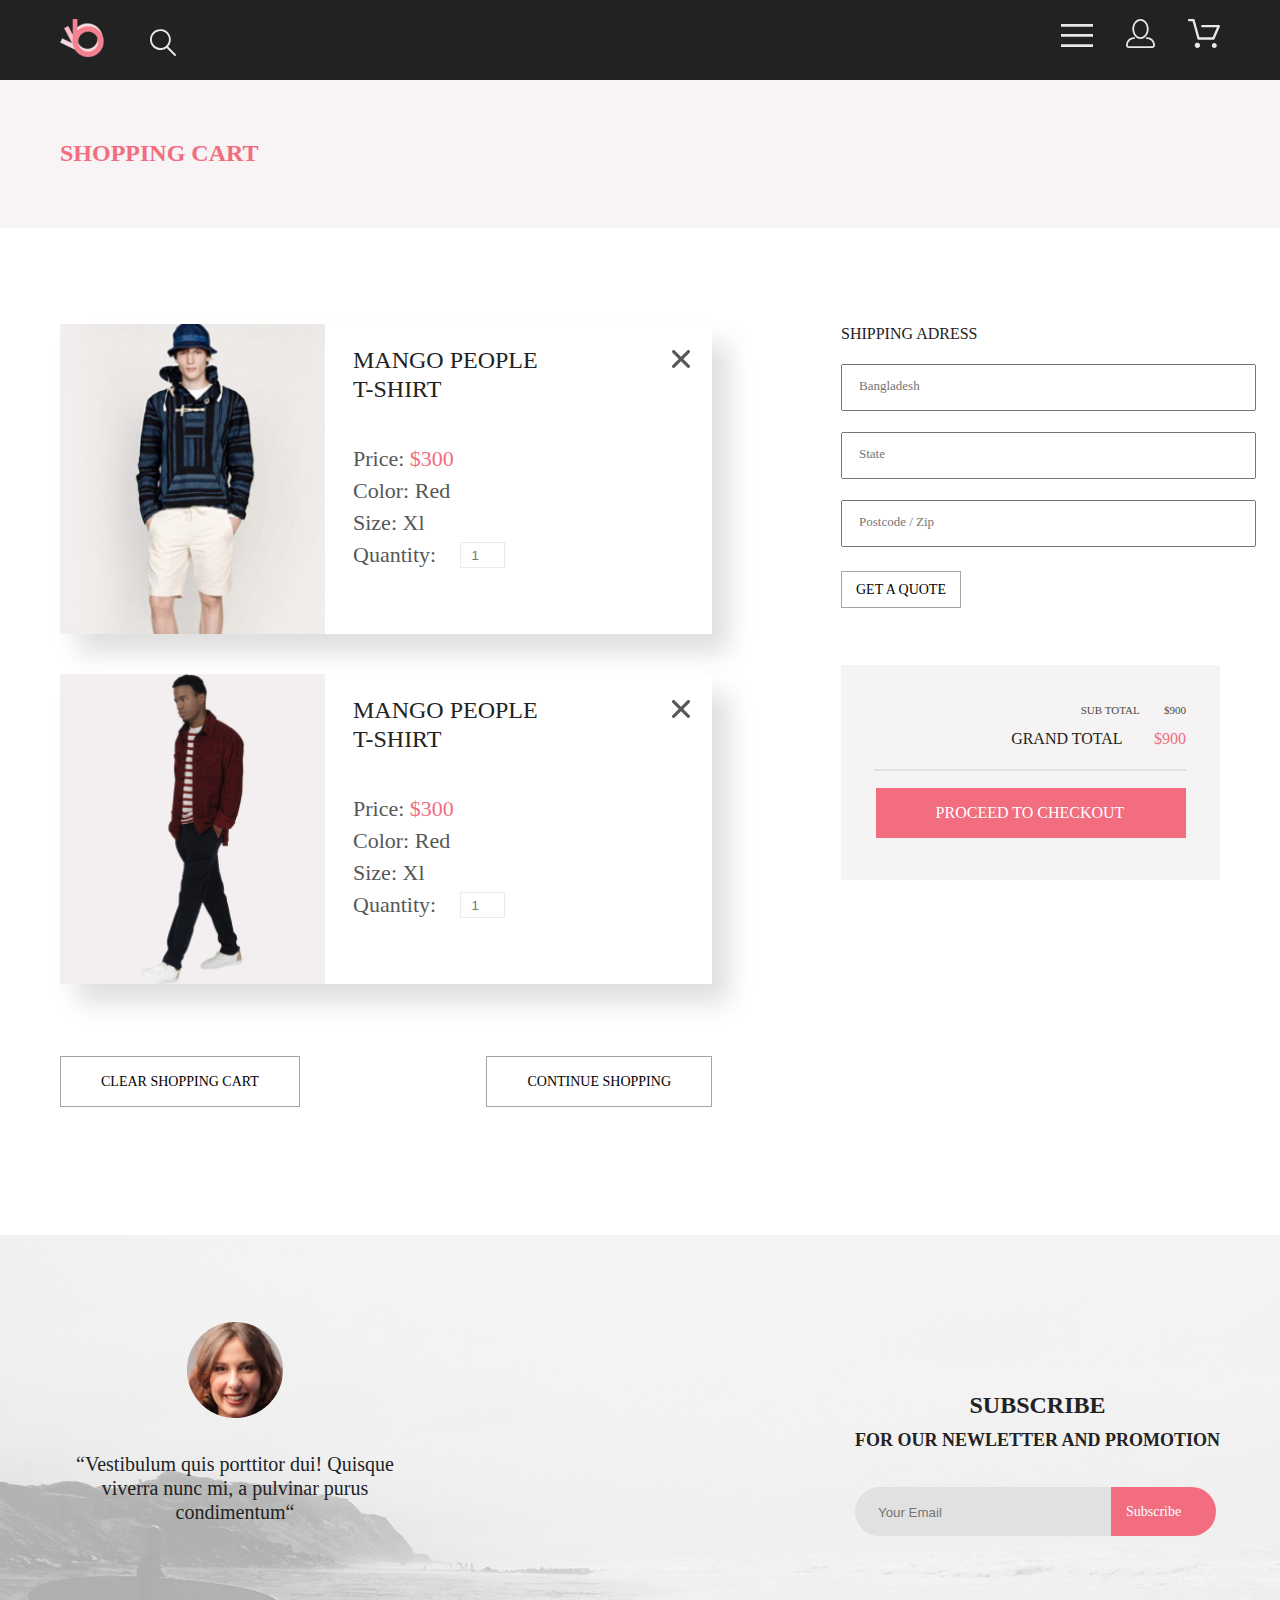
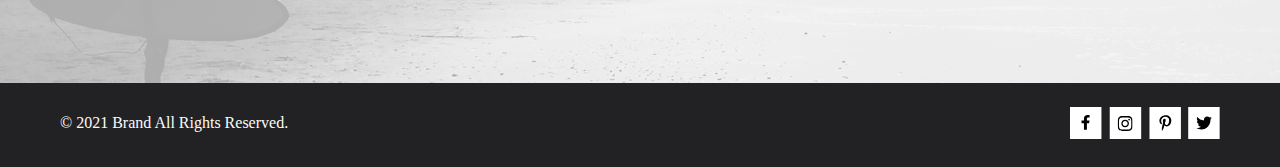
<file: cart.html>
<!DOCTYPE html>
<html lang="en">

<head>
    <meta charset="UTF-8">
    <meta http-equiv="X-UA-Compatible" content="IE=edge">
    <meta name="viewport" content="width=device-width, initial-scale=1.0">
    <title>Document</title>
    <link rel="stylesheet" href="css/cart.css">
</head>

<body>
    <header class="header">
        <div class="container header__flex">
            <div class="header__1">
                <a class="header__logo" href="index.html">
                    <img src="img/logo.png" alt="logo">
                </a>
                <a class="header__logo" href="index.html">
                    <svg width="27" height="28" viewBox="0 0 27 28" fill="none" xmlns="http://www.w3.org/2000/svg">
                        <path
                            d="M19.0589 17.6249C20.6705 15.8648 21.6275 13.6038 21.769 11.2215C21.9106 8.8392 21.2281 6.48075 19.8362 4.5422C18.4443 2.60365 16.4278 1.20306 14.1252 0.575643C11.8227 -0.0517774 9.37437 0.132183 7.19143 1.09663C5.0085 2.06108 3.22389 3.74727 2.1373 5.87205C1.05071 7.99682 0.728322 10.4308 1.22426 12.7652C1.72021 15.0996 3.00428 17.1922 4.86085 18.6917C6.71741 20.1912 9.0334 21.0063 11.4199 20.9999C13.6723 21.003 15.8638 20.269 17.6599 18.9099L25.4079 26.7169C25.4934 26.806 25.5958 26.8771 25.7091 26.926C25.8225 26.975 25.9444 27.0008 26.0679 27.0019C26.1916 27.0023 26.314 26.9772 26.4276 26.9282C26.5411 26.8792 26.6434 26.8072 26.7279 26.7169C26.9018 26.536 26.999 26.2949 26.999 26.0439C26.999 25.793 26.9018 25.5518 26.7279 25.3709L19.0589 17.6249ZM2.88589 10.4999C2.89873 8.81465 3.41021 7.17089 4.35586 5.77587C5.30151 4.38086 6.63899 3.29703 8.1997 2.66102C9.76042 2.02501 11.4745 1.86529 13.1258 2.202C14.7772 2.53871 16.2919 3.35678 17.479 4.55307C18.6661 5.74935 19.4725 7.27031 19.7965 8.92421C20.1204 10.5781 19.9475 12.2909 19.2995 13.8467C18.6515 15.4024 17.5574 16.7315 16.1551 17.6664C14.7529 18.6013 13.1052 19.1001 11.4199 19.0999C9.14843 19.0891 6.97409 18.1774 5.3741 16.5651C3.77412 14.9527 2.87924 12.7714 2.88589 10.4999Z"
                            fill="#E8E8E8" />
                    </svg>

                </a>
            </div>

            <div class="header__2">
                <div class="header__item burger">
                    <input type="checkbox" id="burger">
                    <label class="header__menu" for="burger">
                        <svg class="header__2__logo" width="32" height="23" viewBox="0 0 32 23" fill="none" xmlns="http://www.w3.org/2000/svg">
                            <path d="M0 23V20.31H32V23H0ZM0 12.76V10.07H32V12.76H0ZM0 2.69V0H32V2.69H0Z"
                                fill="#E8E8E8" />
                        </svg>
                    </label>
                    <nav class="header__nav nav">
                        <div class="nav__wrap">
                            <label class="nav__close" for="burger"><svg class="nav__cross" width="13" height="13" viewBox="0 0 13 13" fill="none" xmlns="http://www.w3.org/2000/svg">
                                <path d="M7.4158 6.00409L11.7158 1.71409C11.9041 1.52579 12.0099 1.27039 12.0099 1.00409C12.0099 0.73779 11.9041 0.482395 11.7158 0.294092C11.5275 0.105788 11.2721 0 11.0058 0C10.7395 0 10.4841 0.105788 10.2958 0.294092L6.0058 4.59409L1.7158 0.294092C1.52749 0.105788 1.2721 -1.9841e-09 1.0058 0C0.739497 1.9841e-09 0.484102 0.105788 0.295798 0.294092C0.107495 0.482395 0.0017066 0.73779 0.0017066 1.00409C0.0017066 1.27039 0.107495 1.52579 0.295798 1.71409L4.5958 6.00409L0.295798 10.2941C0.20207 10.3871 0.127676 10.4977 0.0769072 10.6195C0.0261385 10.7414 0 10.8721 0 11.0041C0 11.1361 0.0261385 11.2668 0.0769072 11.3887C0.127676 11.5105 0.20207 11.6211 0.295798 11.7141C0.388761 11.8078 0.499362 11.8822 0.621222 11.933C0.743081 11.9838 0.873786 12.0099 1.0058 12.0099C1.13781 12.0099 1.26852 11.9838 1.39038 11.933C1.51223 11.8822 1.62284 11.8078 1.7158 11.7141L6.0058 7.41409L10.2958 11.7141C10.3888 11.8078 10.4994 11.8822 10.6212 11.933C10.7431 11.9838 10.8738 12.0099 11.0058 12.0099C11.1378 12.0099 11.2685 11.9838 11.3904 11.933C11.5122 11.8822 11.6228 11.8078 11.7158 11.7141C11.8095 11.6211 11.8839 11.5105 11.9347 11.3887C11.9855 11.2668 12.0116 11.1361 12.0116 11.0041C12.0116 10.8721 11.9855 10.7414 11.9347 10.6195C11.8839 10.4977 11.8095 10.3871 11.7158 10.2941L7.4158 6.00409Z" fill="#6F6E6E"/>
                                </svg></label>
                            <h2 class="nav__title">MENU</h2>
                            <h3 class="nav__header">MAN</h3>
                            <ul class="nav__list">
                                <li class="nav__item">
                                    <a href="#" class="nav__link">Accessories</a>
                                </li>
                                <li class="nav__item">
                                    <a href="#" class="nav__link">Bags</a>
                                </li>
                                <li class="nav__item">
                                    <a href="#" class="nav__link">Denim</a>
                                </li>
                                <li class="nav__item">
                                    <a href="#" class="nav__link">T-Shirts</a>
                                </li>
                            </ul>
                            <h3 class="nav__header">WOMAN</h3>
                            <ul class="nav__list">
                                <li class="nav__item">
                                    <a href="#" class="nav__link">Accessories</a>
                                </li>
                                <li class="nav__item">
                                    <a href="#" class="nav__link">Jackets & Coats</a>
                                </li>
                                <li class="nav__item">
                                    <a href="#" class="nav__link">Polos</a>
                                </li>
                                <li class="nav__item">
                                    <a href="#" class="nav__link">T-Shirts</a>
                                </li>
                                <li class="nav__item">
                                    <a href="#" class="nav__link">Shirts</a>
                                </li>
                            </ul>
                            <h3 class="nav__header">KIDS</h3>
                            <ul class="nav__list">
                                <li class="nav__item">
                                    <a href="#" class="nav__link">Accessories</a>
                                </li>
                                <li class="nav__item">
                                    <a href="#" class="nav__link">Jackets & Coats</a>
                                </li>
                                <li class="nav__item">
                                    <a href="#" class="nav__link">Polos</a>
                                </li>
                                <li class="nav__item">
                                    <a href="#" class="nav__link">T-Shirts</a>
                                </li>
                                <li class="nav__item">
                                    <a href="#" class="nav__link">Shirts</a>
                                </li>
                                <li class="nav__item">
                                    <a href="#" class="nav__link">Bags</a>
                                </li>
                            </ul>
                        </div>
                    </nav>


                </div>
                <div class="header__item">
                    <a href="registration.html">
                        <svg class="header__2__logo" width="29" height="29" viewBox="0 0 29 29" fill="none" xmlns="http://www.w3.org/2000/svg">
                            <path
                                d="M14.5 19.937C19 19.937 22.656 15.464 22.656 9.968C22.656 4.472 19 0 14.5 0C13.3631 0.0217413 12.2463 0.303398 11.2351 0.823397C10.2239 1.34339 9.34507 2.08794 8.66602 3C7.12663 4.99573 6.30819 7.45381 6.34399 9.974C6.34399 15.465 10 19.937 14.5 19.937ZM14.5 1.813C18 1.813 20.844 5.472 20.844 9.969C20.844 14.466 17.998 18.125 14.5 18.125C11.002 18.125 8.15603 14.465 8.15503 9.969C8.15403 5.473 11 1.813 14.5 1.813ZM20.844 18.125C20.6036 18.125 20.373 18.2205 20.203 18.3905C20.033 18.5605 19.9375 18.7911 19.9375 19.0315C19.9375 19.2719 20.033 19.5025 20.203 19.6725C20.373 19.8425 20.6036 19.938 20.844 19.938C22.526 19.9399 24.1386 20.6088 25.3279 21.7982C26.5172 22.9875 27.1861 24.6 27.188 26.282C27.1875 26.5221 27.0918 26.7523 26.922 26.9221C26.7522 27.0918 26.5221 27.1875 26.282 27.188H2.71997C2.47985 27.1875 2.24975 27.0918 2.07996 26.9221C1.91016 26.7523 1.81449 26.5221 1.81396 26.282C1.81608 24.6001 2.48517 22.9877 3.67444 21.7985C4.86371 20.6092 6.47608 19.9401 8.15796 19.938C8.39824 19.938 8.62868 19.8425 8.79858 19.6726C8.96849 19.5027 9.06396 19.2723 9.06396 19.032C9.06396 18.7917 8.96849 18.5613 8.79858 18.3914C8.62868 18.2215 8.39824 18.126 8.15796 18.126C5.99541 18.1279 3.92201 18.9875 2.39258 20.5164C0.863144 22.0453 0.00264777 24.1185 0 26.281C0.000794067 27.0019 0.287502 27.693 0.797241 28.2027C1.30698 28.7125 1.99811 28.9992 2.71899 29H26.282C27.0027 28.9989 27.6936 28.7121 28.2031 28.2024C28.7126 27.6927 28.9992 27.0017 29 26.281C28.9974 24.1187 28.1372 22.0457 26.6083 20.5168C25.0793 18.9878 23.0063 18.1276 20.844 18.125Z"
                                fill="#E8E8E8" />
                        </svg>
                    </a>
                </div>

                <div class="header__item">
                    <a href="cart.html">
                        <svg class="header__2__logo" width="32" height="29" viewBox="0 0 32 29" fill="none" xmlns="http://www.w3.org/2000/svg">
                            <path
                                d="M26.1998 29C25.5521 28.9738 24.9404 28.6948 24.4961 28.2227C24.0518 27.7506 23.8103 27.1232 23.8234 26.475C23.8365 25.8269 24.1032 25.2097 24.5662 24.7559C25.0292 24.3022 25.6516 24.048 26.2999 24.048C26.9482 24.048 27.5706 24.3022 28.0336 24.7559C28.4966 25.2097 28.7633 25.8269 28.7764 26.475C28.7895 27.1232 28.5479 27.7506 28.1036 28.2227C27.6593 28.6948 27.0477 28.9738 26.3999 29H26.1998ZM6.75183 26.32C6.75183 25.79 6.90901 25.2718 7.20349 24.8311C7.49797 24.3904 7.91654 24.0469 8.40625 23.844C8.89596 23.6412 9.43484 23.5881 9.95471 23.6915C10.4746 23.7949 10.9521 24.0502 11.3269 24.425C11.7017 24.7998 11.957 25.2773 12.0604 25.7972C12.1638 26.317 12.1107 26.8559 11.9078 27.3456C11.705 27.8353 11.3615 28.2539 10.9208 28.5483C10.4801 28.8428 9.96194 29 9.43188 29C9.07977 29.0003 8.73102 28.9311 8.40564 28.7966C8.08026 28.662 7.7846 28.4646 7.53552 28.2158C7.28645 27.9669 7.08891 27.6713 6.9541 27.3461C6.81929 27.0208 6.74988 26.6721 6.74988 26.32H6.75183ZM10.5519 20.686C10.2924 20.6868 10.0398 20.6024 9.83301 20.4457C9.62617 20.2891 9.47648 20.0689 9.40686 19.819L4.57385 2.36401H1.18091C0.867422 2.36401 0.566761 2.23947 0.345093 2.01781C0.123425 1.79614 -0.00109863 1.49549 -0.00109863 1.18201C-0.00109863 0.868519 0.123425 0.567873 0.345093 0.346205C0.566761 0.124537 0.867422 5.81268e-06 1.18091 5.81268e-06H5.46191C5.7214 -0.00080736 5.97394 0.0837201 6.18066 0.240568C6.38739 0.397416 6.53674 0.617884 6.60583 0.868006L11.4388 18.323H24.6168L28.9999 8.27501H14.3999C14.2417 8.27961 14.0843 8.25242 13.9368 8.19507C13.7893 8.13771 13.6548 8.05134 13.5413 7.94108C13.4277 7.83082 13.3375 7.69891 13.2759 7.55315C13.2143 7.40739 13.1825 7.25075 13.1825 7.0925C13.1825 6.93426 13.2143 6.77762 13.2759 6.63186C13.3375 6.4861 13.4277 6.35419 13.5413 6.24393C13.6548 6.13367 13.7893 6.0473 13.9368 5.98994C14.0843 5.93259 14.2417 5.90541 14.3999 5.91001H30.8129C31.0086 5.90996 31.2011 5.95866 31.3733 6.05172C31.5454 6.14478 31.6917 6.27926 31.7988 6.44301C31.9067 6.60729 31.9723 6.79569 31.9897 6.99145C32.0072 7.18721 31.976 7.38424 31.8989 7.565L26.4939 19.977C26.4015 20.1876 26.2499 20.3668 26.0574 20.4927C25.8649 20.6186 25.6399 20.6858 25.4099 20.686H10.5519Z"
                                fill="#E8E8E8" />
                        </svg>
                    </a>
                </div>
            </div>
        </div>
    </header>
    <main>
        <section class="intro">
            <div class="container intro__wrap">
                <h1 class="intro__text">SHOPPING CART</h1>
            </div>
        </section>
        <section class="purchases">
            <div class="container purchases__wrap ">
                <div class="buying">
                    <div class="purchases__card">
                        <div class="purchases__img">
                            <img src="img/purchases_card_1.png" alt="picture">
                        </div>
                        <div class="purchases__text">
                            <h1>MANGO PEOPLE T-SHIRT</h1>
                            <p>Price: <span>$300</span> </p>
                            <p>Color: Red</p>
                            <p>Size: Xl </p>
                            <div class="purchases__quantity">
                                <p>Quantity:</p>
                                <form action="#">
                                    <input type="number" placeholder="1">
                                </form>
                            </div>
                        </div>
                        <svg width="18" height="18" viewBox="0 0 18 18" xmlns="http://www.w3.org/2000/svg">
                            <path
                                d="M11.2453 9L17.5302 2.71516C17.8285 2.41741 17.9962 2.01336 17.9966 1.59191C17.997 1.17045 17.8299 0.76611 17.5322 0.467833C17.2344 0.169555 16.8304 0.00177586 16.4089 0.00140366C15.9875 0.00103146 15.5831 0.168097 15.2848 0.465848L9 6.75069L2.71516 0.465848C2.41688 0.167571 2.01233 0 1.5905 0C1.16868 0 0.764125 0.167571 0.465848 0.465848C0.167571 0.764125 0 1.16868 0 1.5905C0 2.01233 0.167571 2.41688 0.465848 2.71516L6.75069 9L0.465848 15.2848C0.167571 15.5831 0 15.9877 0 16.4095C0 16.8313 0.167571 17.2359 0.465848 17.5342C0.764125 17.8324 1.16868 18 1.5905 18C2.01233 18 2.41688 17.8324 2.71516 17.5342L9 11.2493L15.2848 17.5342C15.5831 17.8324 15.9877 18 16.4095 18C16.8313 18 17.2359 17.8324 17.5342 17.5342C17.8324 17.2359 18 16.8313 18 16.4095C18 15.9877 17.8324 15.5831 17.5342 15.2848L11.2453 9Z"
                                fill="#575757" />
                        </svg>
                    </div>
                    <div class="purchases__card">
                        <div class="purchases__img">
                            <img src="img/purchases_card_2.png" alt="picture">
                        </div>
                        <div class="purchases__text">
                            <h1>MANGO PEOPLE T-SHIRT</h1>
                            <p>Price: <span>$300</span> </p>
                            <p>Color: Red</p>
                            <p>Size: Xl </p>
                            <div class="purchases__quantity">
                                <p>Quantity:</p>
                                <form action="#">
                                    <input type="number" placeholder="1">
                                </form>
                            </div>
                        </div>
                        <svg width="18" height="18" viewBox="0 0 18 18" xmlns="http://www.w3.org/2000/svg">
                            <path
                                d="M11.2453 9L17.5302 2.71516C17.8285 2.41741 17.9962 2.01336 17.9966 1.59191C17.997 1.17045 17.8299 0.76611 17.5322 0.467833C17.2344 0.169555 16.8304 0.00177586 16.4089 0.00140366C15.9875 0.00103146 15.5831 0.168097 15.2848 0.465848L9 6.75069L2.71516 0.465848C2.41688 0.167571 2.01233 0 1.5905 0C1.16868 0 0.764125 0.167571 0.465848 0.465848C0.167571 0.764125 0 1.16868 0 1.5905C0 2.01233 0.167571 2.41688 0.465848 2.71516L6.75069 9L0.465848 15.2848C0.167571 15.5831 0 15.9877 0 16.4095C0 16.8313 0.167571 17.2359 0.465848 17.5342C0.764125 17.8324 1.16868 18 1.5905 18C2.01233 18 2.41688 17.8324 2.71516 17.5342L9 11.2493L15.2848 17.5342C15.5831 17.8324 15.9877 18 16.4095 18C16.8313 18 17.2359 17.8324 17.5342 17.5342C17.8324 17.2359 18 16.8313 18 16.4095C18 15.9877 17.8324 15.5831 17.5342 15.2848L11.2453 9Z"
                                fill="#575757" />
                        </svg>
                    </div>
                    <div class="purchases__button">
                        <button>CLEAR SHOPPING CART</button>
                        <button>CONTINUE SHOPPING</button>
                    </div>
                </div>
                <div class="purchases__form">
                    <div class="purchases__delivery">
                        <h1>SHIPPING ADRESS</h1>
                        <form action="#">
                            <input type="text" placeholder="Bangladesh">
                            <input type="text" placeholder="State">
                            <input type="text" placeholder="Postcode / Zip">
                            <button>GET A QUOTE</button>
                        </form>
                    </div>
                    <div class="purchases__payment">
                        <p>SUB TOTAL &nbsp &nbsp &nbsp &nbsp $900</p>
                        <h1>GRAND TOTAL &nbsp &nbsp &nbsp&nbsp <span>$900</span></h1>
                        <hr color="#E2E2E2">
                        <button>
                            <h1>PROCEED TO CHECKOUT</h1>
                        </button>
                    </div>
                </div>
            </div>
        </section>
    </main>
    <footer>
        <div class="footer">
            <div class="container footer__wrap">
                <div class="comment">
                    <img class="footer__img" src="img/Intersect.png" alt="photo">
                    <p class="comment__text">“Vestibulum quis porttitor dui! Quisque viverra nunc mi, a pulvinar purus
                        condimentum“</p>
                </div>
                <div class="subscribe">
                    <h1 class="subscribe__header">SUBSCRIBE</h1>
                    <p class="subscribe__text">FOR OUR NEWLETTER AND PROMOTION</p>
                    <form action="#">
                        <div class="subscribe__area">
                            <input class="input" type="email" placeholder="Your Email" required>
                            <input class="subscribe__button" type="submit" value="Subscribe">

                        </div>
                    </form>

                </div>
            </div>
        </div>
        <div class="copyright">
            <div class="container copyright__wrap">
                <div class="copyright__left">
                    <p class="copyright__text">© 2021 Brand All Rights Reserved.</p>
                </div>
                <div class="copyright__right">
                    <a class="icon" href="#">
                        <svg width="32" height="32" viewBox="0 0 32 32" xmlns="http://www.w3.org/2000/svg">
                            <path class="icon__back" d="M31.4506 0H0V32H31.4506V0Z" fill="white" />
                            <path class="icon__symbol"
                                d="M19.0884 16.28L19.5069 13.616H16.8902V11.8873C16.8902 11.1585 17.2557 10.4481 18.4277 10.4481H19.6172V8.17997C19.6172 8.17997 18.5377 8 17.5056 8C15.3507 8 13.9422 9.27593 13.9422 11.5857V13.616H11.5469V16.28H13.9422V22.72H16.8902V16.28H19.0884Z"
                                fill="black" />
                        </svg>
                    </a>

                    <a class="icon" href="#">
                        <svg width="33" height="32" viewBox="0 0 33 32" xmlns="http://www.w3.org/2000/svg">
                            <path class="icon__back" d="M32.1889 0H0.738281V32H32.1889V0Z" fill="white" />
                            <g clip-path="url(#clip0)">
                                <path class="icon__symbol"
                                    d="M16.139 12.6816C14.0238 12.6816 12.3177 14.3849 12.3177 16.4966C12.3177 18.6083 14.0238 20.3117 16.139 20.3117C18.2541 20.3117 19.9602 18.6083 19.9602 16.4966C19.9602 14.3849 18.2541 12.6816 16.139 12.6816ZM16.139 18.9769C14.7721 18.9769 13.6547 17.8646 13.6547 16.4966C13.6547 15.1287 14.7688 14.0164 16.139 14.0164C17.5092 14.0164 18.6233 15.1287 18.6233 16.4966C18.6233 17.8646 17.5058 18.9769 16.139 18.9769ZM21.0078 12.5255C21.0078 13.0203 20.6087 13.4154 20.1165 13.4154C19.621 13.4154 19.2252 13.0169 19.2252 12.5255C19.2252 12.0341 19.6243 11.6357 20.1165 11.6357C20.6087 11.6357 21.0078 12.0341 21.0078 12.5255ZM23.5386 13.4287C23.4821 12.2367 23.2094 11.1808 22.3347 10.3109C21.4634 9.44097 20.4058 9.1687 19.2119 9.10894C17.9814 9.03921 14.2932 9.03921 13.0627 9.10894C11.8721 9.16538 10.8145 9.43765 9.93987 10.3076C9.06522 11.1775 8.79584 12.2333 8.73597 13.4253C8.66613 14.6539 8.66613 18.3361 8.73597 19.5646C8.79251 20.7566 9.06522 21.8124 9.93987 22.6824C10.8145 23.5523 11.8688 23.8246 13.0627 23.8843C14.2932 23.9541 17.9814 23.9541 19.2119 23.8843C20.4058 23.8279 21.4634 23.5556 22.3347 22.6824C23.2061 21.8124 23.4788 20.7566 23.5386 19.5646C23.6085 18.3361 23.6085 14.6572 23.5386 13.4287ZM21.949 20.8828C21.6895 21.5335 21.1874 22.0349 20.5322 22.2972C19.5511 22.6857 17.2231 22.596 16.139 22.596C15.0548 22.596 12.7235 22.6824 11.7457 22.2972C11.0939 22.0382 10.5917 21.5369 10.329 20.8828C9.93987 19.9033 10.0297 17.5791 10.0297 16.4966C10.0297 15.4142 9.9432 13.0867 10.329 12.1105C10.5884 11.4597 11.0906 10.9583 11.7457 10.696C12.7268 10.3076 15.0548 10.3972 16.139 10.3972C17.2231 10.3972 19.5545 10.3109 20.5322 10.696C21.184 10.955 21.6862 11.4564 21.949 12.1105C22.3381 13.09 22.2483 15.4142 22.2483 16.4966C22.2483 17.5791 22.3381 19.9066 21.949 20.8828Z"
                                    fill="black" />
                            </g>
                            <defs>
                                <clipPath id="clip0">
                                    <rect width="14.8991" height="17" fill="white" transform="translate(8.68555 8)" />
                                </clipPath>
                            </defs>
                        </svg>
                    </a>

                    <a class="icon" href="#">
                        <svg width="32" height="32" viewBox="0 0 32 32" xmlns="http://www.w3.org/2000/svg">
                            <path class="icon__back" d="M31.9252 0H0.474609V32H31.9252V0Z" fill="white" />
                            <g clip-path="url(#clip0)">
                                <path class="icon__symbol"
                                    d="M16.7403 8.20312C13.5556 8.20312 10.4082 10.3406 10.4082 13.8C10.4082 16 11.6374 17.25 12.3823 17.25C12.6896 17.25 12.8666 16.3875 12.8666 16.1438C12.8666 15.8531 12.1309 15.2344 12.1309 14.025C12.1309 11.5125 14.0305 9.73125 16.4889 9.73125C18.6027 9.73125 20.1671 10.9406 20.1671 13.1625C20.1671 14.8219 19.506 17.9344 17.3642 17.9344C16.5913 17.9344 15.9302 17.3719 15.9302 16.5656C15.9302 15.3844 16.7496 14.2406 16.7496 13.0219C16.7496 10.9531 13.835 11.3281 13.835 13.8281C13.835 14.3531 13.9002 14.9344 14.133 15.4125C13.7046 17.2688 12.8293 20.0344 12.8293 21.9469C12.8293 22.5375 12.9131 23.1188 12.969 23.7094C13.0745 23.8281 13.0218 23.8156 13.1832 23.7563C14.7476 21.6 14.6917 21.1781 15.3994 18.3562C15.7812 19.0875 16.7683 19.4812 17.5505 19.4812C20.8469 19.4812 22.3275 16.2469 22.3275 13.3313C22.3275 10.2281 19.6643 8.20312 16.7403 8.20312Z"
                                    fill="black" />
                            </g>
                            <defs>
                                <clipPath id="clip0">
                                    <rect width="11.9193" height="16" fill="white" transform="translate(10.4082 8)" />
                                </clipPath>
                            </defs>
                        </svg>
                    </a>

                    <a class="icon" href="#">
                        <svg width="32" height="32" viewBox="0 0 32 32" xmlns="http://www.w3.org/2000/svg">
                            <path class="icon__back" d="M31.6635 0H0.212891V32H31.6635V0Z" fill="white" />
                            <g clip-path="url(#clip0)">
                                <path class="icon__symbol"
                                    d="M22.417 12.7405C22.427 12.8826 22.427 13.0248 22.427 13.1669C22.427 17.5019 19.1498 22.4969 13.1599 22.4969C11.3145 22.4969 9.60022 21.9588 8.1582 21.0248C8.4204 21.0552 8.67247 21.0654 8.94475 21.0654C10.4674 21.0654 11.8691 20.5476 12.9884 19.6644C11.5565 19.6339 10.3565 18.6898 9.94305 17.3903C10.1447 17.4207 10.3464 17.441 10.5582 17.441C10.8506 17.441 11.1431 17.4004 11.4153 17.3294C9.92291 17.0248 8.80355 15.705 8.80355 14.1111V14.0705C9.23715 14.3141 9.74139 14.4664 10.2758 14.4867C9.39849 13.8979 8.82373 12.8928 8.82373 11.7557C8.82373 11.1466 8.98504 10.5882 9.26741 10.1009C10.8708 12.0908 13.2809 13.3902 15.9833 13.5324C15.9329 13.2887 15.9027 13.035 15.9027 12.7811C15.9027 10.974 17.3548 9.50195 19.1598 9.50195C20.0976 9.50195 20.9446 9.89789 21.5396 10.5375C22.2757 10.3954 22.9816 10.1212 23.6068 9.74561C23.3648 10.507 22.8505 11.1466 22.1749 11.5527C22.8304 11.4817 23.4657 11.2989 24.0505 11.0451C23.6069 11.6948 23.0522 12.2735 22.417 12.7405Z"
                                    fill="black" />
                            </g>
                            <defs>
                                <clipPath id="clip0">
                                    <rect width="15.8924" height="16" fill="white" transform="translate(8.1582 8)" />
                                </clipPath>
                            </defs>
                        </svg>
                    </a>
                </div>
            </div>
        </div>
    </footer>
</body>

</html>
</file>
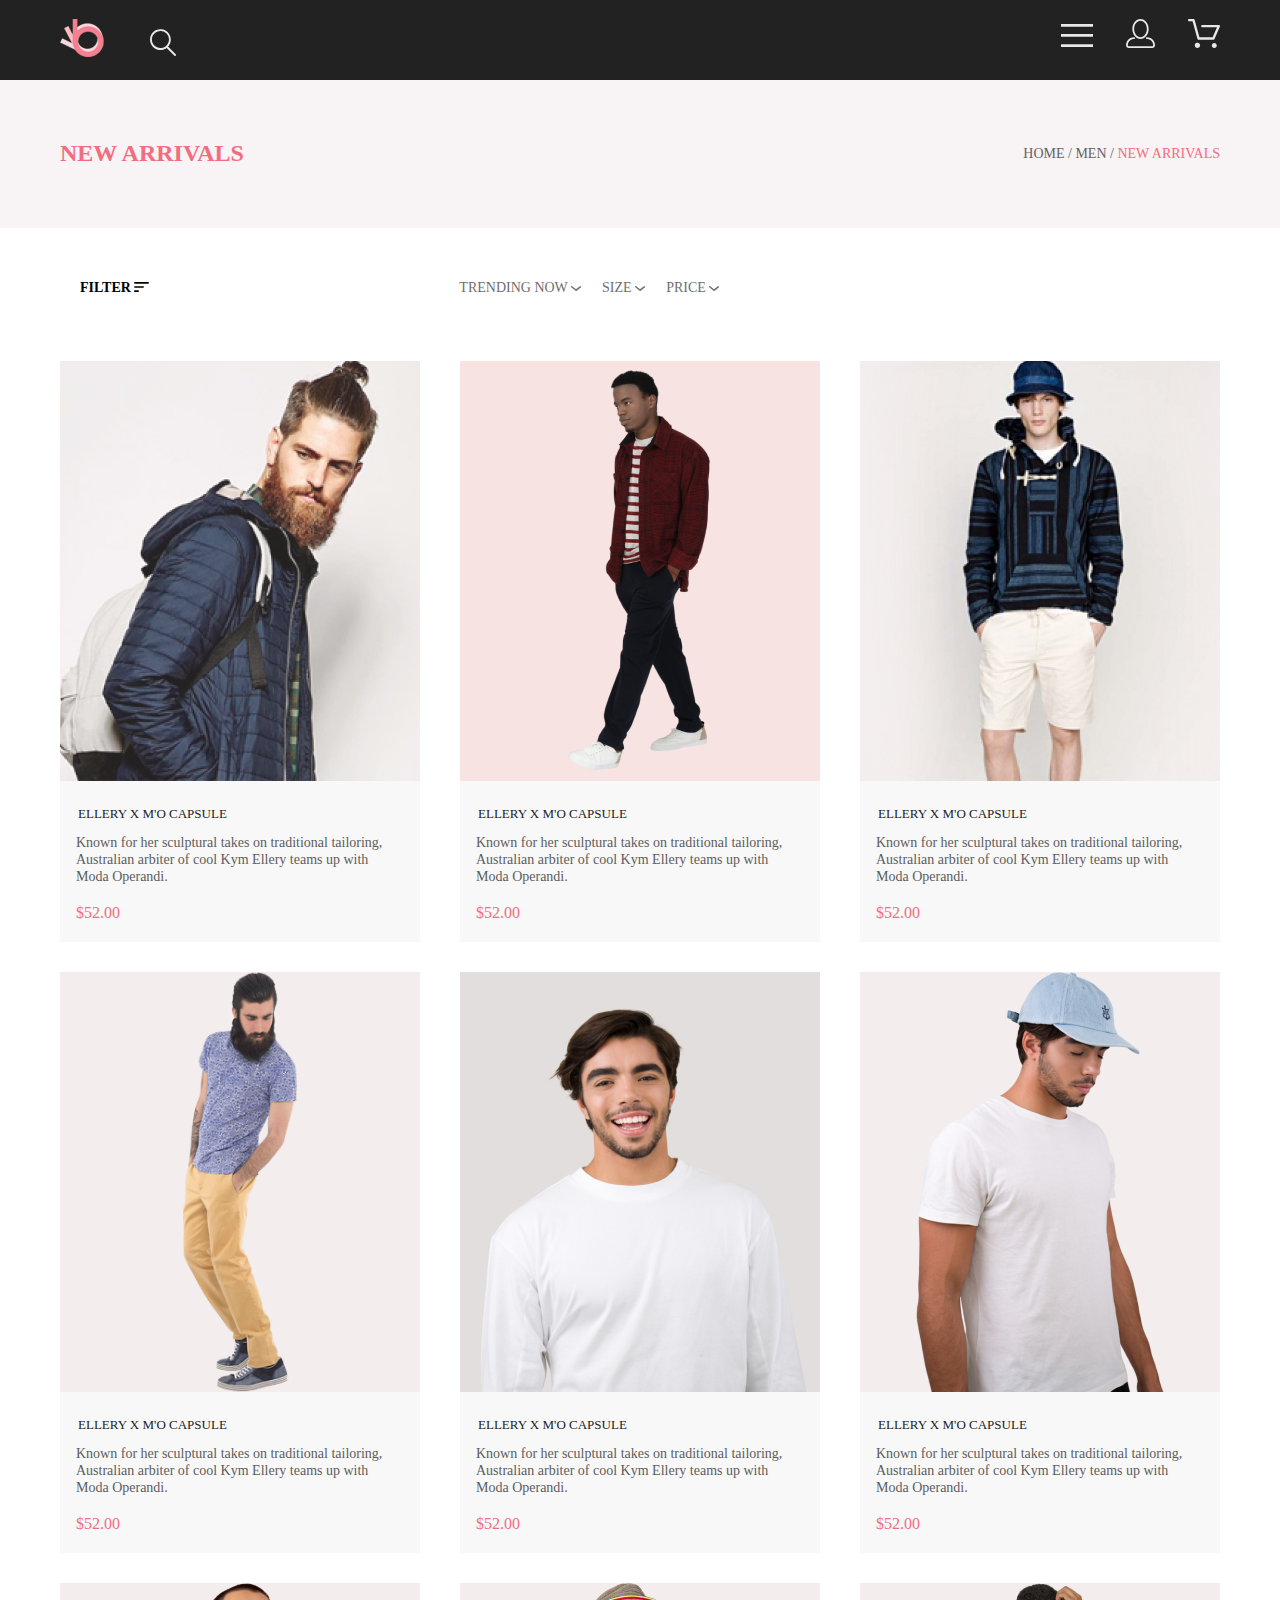
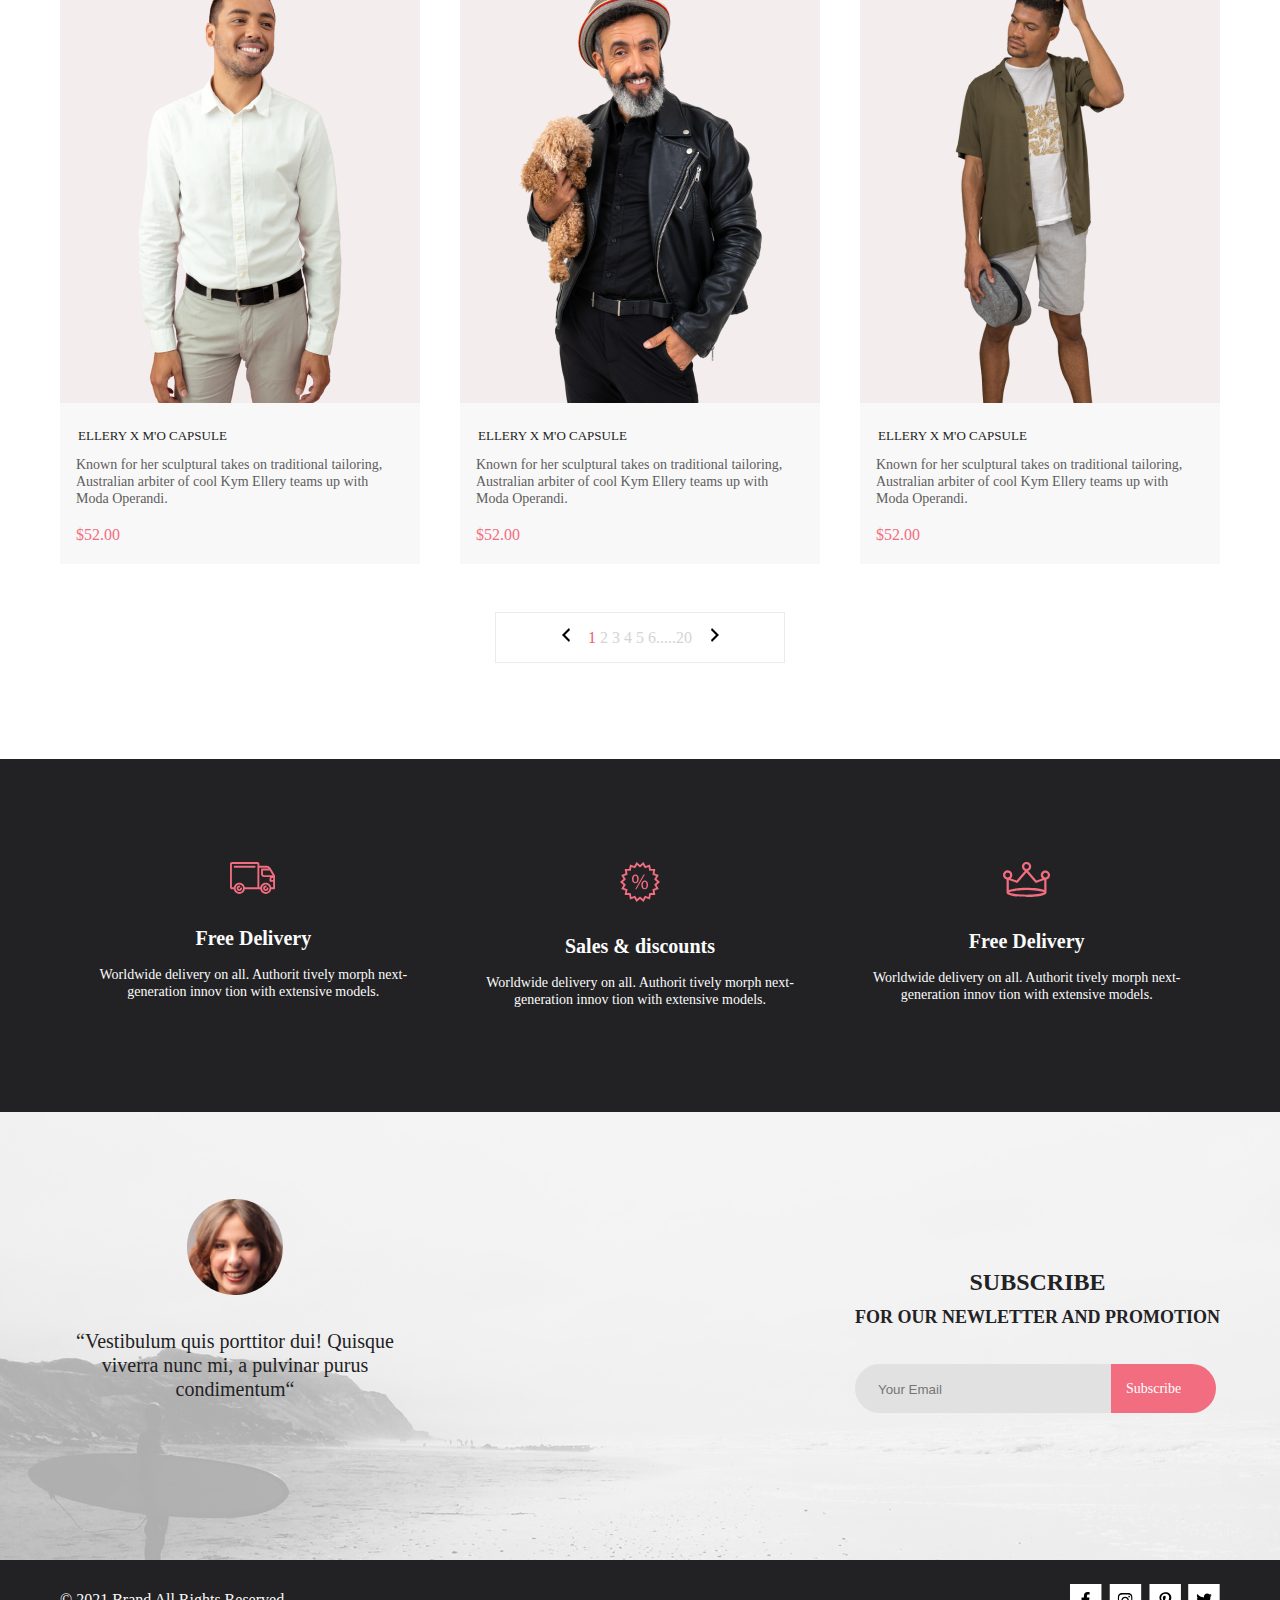
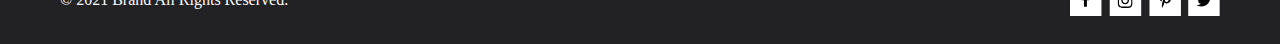
<file: catalog.html>
<!DOCTYPE html>
<html lang="en">

<head>
    <meta charset="UTF-8">
    <meta http-equiv="X-UA-Compatible" content="IE=edge">
    <meta name="viewport" content="width=device-width, initial-scale=1.0">
    <title>Document</title>
    <link rel="stylesheet" href="css/catalog.css">
</head>

<body>
    <header class="header">
        <div class="container header__flex">
            <div class="header__1">
                <a class="header__logo" href="index.html">
                    <img src="img/logo.png" alt="logo">
                </a>
                <a class="header__logo" href="index.html">
                    <svg width="27" height="28" viewBox="0 0 27 28" fill="none" xmlns="http://www.w3.org/2000/svg">
                        <path
                            d="M19.0589 17.6249C20.6705 15.8648 21.6275 13.6038 21.769 11.2215C21.9106 8.8392 21.2281 6.48075 19.8362 4.5422C18.4443 2.60365 16.4278 1.20306 14.1252 0.575643C11.8227 -0.0517774 9.37437 0.132183 7.19143 1.09663C5.0085 2.06108 3.22389 3.74727 2.1373 5.87205C1.05071 7.99682 0.728322 10.4308 1.22426 12.7652C1.72021 15.0996 3.00428 17.1922 4.86085 18.6917C6.71741 20.1912 9.0334 21.0063 11.4199 20.9999C13.6723 21.003 15.8638 20.269 17.6599 18.9099L25.4079 26.7169C25.4934 26.806 25.5958 26.8771 25.7091 26.926C25.8225 26.975 25.9444 27.0008 26.0679 27.0019C26.1916 27.0023 26.314 26.9772 26.4276 26.9282C26.5411 26.8792 26.6434 26.8072 26.7279 26.7169C26.9018 26.536 26.999 26.2949 26.999 26.0439C26.999 25.793 26.9018 25.5518 26.7279 25.3709L19.0589 17.6249ZM2.88589 10.4999C2.89873 8.81465 3.41021 7.17089 4.35586 5.77587C5.30151 4.38086 6.63899 3.29703 8.1997 2.66102C9.76042 2.02501 11.4745 1.86529 13.1258 2.202C14.7772 2.53871 16.2919 3.35678 17.479 4.55307C18.6661 5.74935 19.4725 7.27031 19.7965 8.92421C20.1204 10.5781 19.9475 12.2909 19.2995 13.8467C18.6515 15.4024 17.5574 16.7315 16.1551 17.6664C14.7529 18.6013 13.1052 19.1001 11.4199 19.0999C9.14843 19.0891 6.97409 18.1774 5.3741 16.5651C3.77412 14.9527 2.87924 12.7714 2.88589 10.4999Z"
                            fill="#E8E8E8" />
                    </svg>

                </a>
            </div>

            <div class="header__2">
                <div class="header__item burger">
                    <input type="checkbox" id="burger">
                    <label class="header__menu" for="burger">
                        <svg class="header__2__logo" width="32" height="23" viewBox="0 0 32 23" fill="none"
                            xmlns="http://www.w3.org/2000/svg">
                            <path d="M0 23V20.31H32V23H0ZM0 12.76V10.07H32V12.76H0ZM0 2.69V0H32V2.69H0Z"
                                fill="#E8E8E8" />
                        </svg>
                    </label>
                    <nav class="header__nav nav">
                        <div class="nav__wrap">
                            <label class="nav__close" for="burger"><svg class="nav__cross" width="13" height="13"
                                    viewBox="0 0 13 13" fill="none" xmlns="http://www.w3.org/2000/svg">
                                    <path
                                        d="M7.4158 6.00409L11.7158 1.71409C11.9041 1.52579 12.0099 1.27039 12.0099 1.00409C12.0099 0.73779 11.9041 0.482395 11.7158 0.294092C11.5275 0.105788 11.2721 0 11.0058 0C10.7395 0 10.4841 0.105788 10.2958 0.294092L6.0058 4.59409L1.7158 0.294092C1.52749 0.105788 1.2721 -1.9841e-09 1.0058 0C0.739497 1.9841e-09 0.484102 0.105788 0.295798 0.294092C0.107495 0.482395 0.0017066 0.73779 0.0017066 1.00409C0.0017066 1.27039 0.107495 1.52579 0.295798 1.71409L4.5958 6.00409L0.295798 10.2941C0.20207 10.3871 0.127676 10.4977 0.0769072 10.6195C0.0261385 10.7414 0 10.8721 0 11.0041C0 11.1361 0.0261385 11.2668 0.0769072 11.3887C0.127676 11.5105 0.20207 11.6211 0.295798 11.7141C0.388761 11.8078 0.499362 11.8822 0.621222 11.933C0.743081 11.9838 0.873786 12.0099 1.0058 12.0099C1.13781 12.0099 1.26852 11.9838 1.39038 11.933C1.51223 11.8822 1.62284 11.8078 1.7158 11.7141L6.0058 7.41409L10.2958 11.7141C10.3888 11.8078 10.4994 11.8822 10.6212 11.933C10.7431 11.9838 10.8738 12.0099 11.0058 12.0099C11.1378 12.0099 11.2685 11.9838 11.3904 11.933C11.5122 11.8822 11.6228 11.8078 11.7158 11.7141C11.8095 11.6211 11.8839 11.5105 11.9347 11.3887C11.9855 11.2668 12.0116 11.1361 12.0116 11.0041C12.0116 10.8721 11.9855 10.7414 11.9347 10.6195C11.8839 10.4977 11.8095 10.3871 11.7158 10.2941L7.4158 6.00409Z"
                                        fill="#6F6E6E" />
                                </svg></label>
                            <h2 class="nav__title">MENU</h2>
                            <h3 class="nav__header">MAN</h3>
                            <ul class="nav__list">
                                <li class="nav__item">
                                    <a href="#" class="nav__link">Accessories</a>
                                </li>
                                <li class="nav__item">
                                    <a href="#" class="nav__link">Bags</a>
                                </li>
                                <li class="nav__item">
                                    <a href="#" class="nav__link">Denim</a>
                                </li>
                                <li class="nav__item">
                                    <a href="#" class="nav__link">T-Shirts</a>
                                </li>
                            </ul>
                            <h3 class="nav__header">WOMAN</h3>
                            <ul class="nav__list">
                                <li class="nav__item">
                                    <a href="#" class="nav__link">Accessories</a>
                                </li>
                                <li class="nav__item">
                                    <a href="#" class="nav__link">Jackets & Coats</a>
                                </li>
                                <li class="nav__item">
                                    <a href="#" class="nav__link">Polos</a>
                                </li>
                                <li class="nav__item">
                                    <a href="#" class="nav__link">T-Shirts</a>
                                </li>
                                <li class="nav__item">
                                    <a href="#" class="nav__link">Shirts</a>
                                </li>
                            </ul>
                            <h3 class="nav__header">KIDS</h3>
                            <ul class="nav__list">
                                <li class="nav__item">
                                    <a href="#" class="nav__link">Accessories</a>
                                </li>
                                <li class="nav__item">
                                    <a href="#" class="nav__link">Jackets & Coats</a>
                                </li>
                                <li class="nav__item">
                                    <a href="#" class="nav__link">Polos</a>
                                </li>
                                <li class="nav__item">
                                    <a href="#" class="nav__link">T-Shirts</a>
                                </li>
                                <li class="nav__item">
                                    <a href="#" class="nav__link">Shirts</a>
                                </li>
                                <li class="nav__item">
                                    <a href="#" class="nav__link">Bags</a>
                                </li>
                            </ul>
                        </div>
                    </nav>


                </div>
                <div class="header__item">
                    <a href="registration.html">
                        <svg class="header__2__logo" width="29" height="29" viewBox="0 0 29 29" fill="none"
                            xmlns="http://www.w3.org/2000/svg">
                            <path
                                d="M14.5 19.937C19 19.937 22.656 15.464 22.656 9.968C22.656 4.472 19 0 14.5 0C13.3631 0.0217413 12.2463 0.303398 11.2351 0.823397C10.2239 1.34339 9.34507 2.08794 8.66602 3C7.12663 4.99573 6.30819 7.45381 6.34399 9.974C6.34399 15.465 10 19.937 14.5 19.937ZM14.5 1.813C18 1.813 20.844 5.472 20.844 9.969C20.844 14.466 17.998 18.125 14.5 18.125C11.002 18.125 8.15603 14.465 8.15503 9.969C8.15403 5.473 11 1.813 14.5 1.813ZM20.844 18.125C20.6036 18.125 20.373 18.2205 20.203 18.3905C20.033 18.5605 19.9375 18.7911 19.9375 19.0315C19.9375 19.2719 20.033 19.5025 20.203 19.6725C20.373 19.8425 20.6036 19.938 20.844 19.938C22.526 19.9399 24.1386 20.6088 25.3279 21.7982C26.5172 22.9875 27.1861 24.6 27.188 26.282C27.1875 26.5221 27.0918 26.7523 26.922 26.9221C26.7522 27.0918 26.5221 27.1875 26.282 27.188H2.71997C2.47985 27.1875 2.24975 27.0918 2.07996 26.9221C1.91016 26.7523 1.81449 26.5221 1.81396 26.282C1.81608 24.6001 2.48517 22.9877 3.67444 21.7985C4.86371 20.6092 6.47608 19.9401 8.15796 19.938C8.39824 19.938 8.62868 19.8425 8.79858 19.6726C8.96849 19.5027 9.06396 19.2723 9.06396 19.032C9.06396 18.7917 8.96849 18.5613 8.79858 18.3914C8.62868 18.2215 8.39824 18.126 8.15796 18.126C5.99541 18.1279 3.92201 18.9875 2.39258 20.5164C0.863144 22.0453 0.00264777 24.1185 0 26.281C0.000794067 27.0019 0.287502 27.693 0.797241 28.2027C1.30698 28.7125 1.99811 28.9992 2.71899 29H26.282C27.0027 28.9989 27.6936 28.7121 28.2031 28.2024C28.7126 27.6927 28.9992 27.0017 29 26.281C28.9974 24.1187 28.1372 22.0457 26.6083 20.5168C25.0793 18.9878 23.0063 18.1276 20.844 18.125Z"
                                fill="#E8E8E8" />
                        </svg>
                    </a>
                </div>

                <div class="header__item">
                    <a href="cart.html">
                        <svg class="header__2__logo" width="32" height="29" viewBox="0 0 32 29" fill="none"
                            xmlns="http://www.w3.org/2000/svg">
                            <path
                                d="M26.1998 29C25.5521 28.9738 24.9404 28.6948 24.4961 28.2227C24.0518 27.7506 23.8103 27.1232 23.8234 26.475C23.8365 25.8269 24.1032 25.2097 24.5662 24.7559C25.0292 24.3022 25.6516 24.048 26.2999 24.048C26.9482 24.048 27.5706 24.3022 28.0336 24.7559C28.4966 25.2097 28.7633 25.8269 28.7764 26.475C28.7895 27.1232 28.5479 27.7506 28.1036 28.2227C27.6593 28.6948 27.0477 28.9738 26.3999 29H26.1998ZM6.75183 26.32C6.75183 25.79 6.90901 25.2718 7.20349 24.8311C7.49797 24.3904 7.91654 24.0469 8.40625 23.844C8.89596 23.6412 9.43484 23.5881 9.95471 23.6915C10.4746 23.7949 10.9521 24.0502 11.3269 24.425C11.7017 24.7998 11.957 25.2773 12.0604 25.7972C12.1638 26.317 12.1107 26.8559 11.9078 27.3456C11.705 27.8353 11.3615 28.2539 10.9208 28.5483C10.4801 28.8428 9.96194 29 9.43188 29C9.07977 29.0003 8.73102 28.9311 8.40564 28.7966C8.08026 28.662 7.7846 28.4646 7.53552 28.2158C7.28645 27.9669 7.08891 27.6713 6.9541 27.3461C6.81929 27.0208 6.74988 26.6721 6.74988 26.32H6.75183ZM10.5519 20.686C10.2924 20.6868 10.0398 20.6024 9.83301 20.4457C9.62617 20.2891 9.47648 20.0689 9.40686 19.819L4.57385 2.36401H1.18091C0.867422 2.36401 0.566761 2.23947 0.345093 2.01781C0.123425 1.79614 -0.00109863 1.49549 -0.00109863 1.18201C-0.00109863 0.868519 0.123425 0.567873 0.345093 0.346205C0.566761 0.124537 0.867422 5.81268e-06 1.18091 5.81268e-06H5.46191C5.7214 -0.00080736 5.97394 0.0837201 6.18066 0.240568C6.38739 0.397416 6.53674 0.617884 6.60583 0.868006L11.4388 18.323H24.6168L28.9999 8.27501H14.3999C14.2417 8.27961 14.0843 8.25242 13.9368 8.19507C13.7893 8.13771 13.6548 8.05134 13.5413 7.94108C13.4277 7.83082 13.3375 7.69891 13.2759 7.55315C13.2143 7.40739 13.1825 7.25075 13.1825 7.0925C13.1825 6.93426 13.2143 6.77762 13.2759 6.63186C13.3375 6.4861 13.4277 6.35419 13.5413 6.24393C13.6548 6.13367 13.7893 6.0473 13.9368 5.98994C14.0843 5.93259 14.2417 5.90541 14.3999 5.91001H30.8129C31.0086 5.90996 31.2011 5.95866 31.3733 6.05172C31.5454 6.14478 31.6917 6.27926 31.7988 6.44301C31.9067 6.60729 31.9723 6.79569 31.9897 6.99145C32.0072 7.18721 31.976 7.38424 31.8989 7.565L26.4939 19.977C26.4015 20.1876 26.2499 20.3668 26.0574 20.4927C25.8649 20.6186 25.6399 20.6858 25.4099 20.686H10.5519Z"
                                fill="#E8E8E8" />
                        </svg>
                    </a>
                </div>
            </div>
        </div>
    </header>
    <main>
        <section class="intro">
            <div class="container intro__wrap">
                <h1 class="intro__text__left">NEW ARRIVALS</h1>
                <p class="intro__text__right">HOME / MEN / <span class="intro__span">NEW ARRIVALS</span> </p>

            </div>
        </section>
        <section class="catalog">
            <div class="container catalog__wrap">

                <div class="catalog__header">

                    <div class="catalog__filter__left">
                        <div class="catalog__item catalog__burger">
                            <input type="checkbox" id="catalog__burger">
                            <label class="catalog__filter" for="catalog__burger">
                                <h1 class="filter__text">FILTER <span>
                                        <svg width="15" height="10" viewBox="0 0 15 10"
                                            xmlns="http://www.w3.org/2000/svg">
                                            <path
                                                d="M0.833333 10H4.16667C4.625 10 5 9.625 5 9.16667C5 8.70833 4.625 8.33333 4.16667 8.33333H0.833333C0.375 8.33333 0 8.70833 0 9.16667C0 9.625 0.375 10 0.833333 10ZM0 0.833333C0 1.29167 0.375 1.66667 0.833333 1.66667H14.1667C14.625 1.66667 15 1.29167 15 0.833333C15 0.375 14.625 0 14.1667 0H0.833333C0.375 0 0 0.375 0 0.833333ZM0.833333 5.83333H9.16667C9.625 5.83333 10 5.45833 10 5C10 4.54167 9.625 4.16667 9.16667 4.16667H0.833333C0.375 4.16667 0 4.54167 0 5C0 5.45833 0.375 5.83333 0.833333 5.83333Z" />
                                        </svg>
                                    </span>
                                </h1>
                            </label>
                            <nav class="catalog__nav nav__2">
                                <label class="catalog__filter__2" for="catalog__burger">
                                    <h1 class="filter__text__2">FILTER <span>
                                            <svg width="15" height="10" viewBox="0 0 15 10"
                                                xmlns="http://www.w3.org/2000/svg">
                                                <path
                                                    d="M0.833333 10H4.16667C4.625 10 5 9.625 5 9.16667C5 8.70833 4.625 8.33333 4.16667 8.33333H0.833333C0.375 8.33333 0 8.70833 0 9.16667C0 9.625 0.375 10 0.833333 10ZM0 0.833333C0 1.29167 0.375 1.66667 0.833333 1.66667H14.1667C14.625 1.66667 15 1.29167 15 0.833333C15 0.375 14.625 0 14.1667 0H0.833333C0.375 0 0 0.375 0 0.833333ZM0.833333 5.83333H9.16667C9.625 5.83333 10 5.45833 10 5C10 4.54167 9.625 4.16667 9.16667 4.16667H0.833333C0.375 4.16667 0 4.54167 0 5C0 5.45833 0.375 5.83333 0.833333 5.83333Z" />
                                            </svg>
                                        </span>
                                    </h1>
                                </label>      
                                <h1 class="catalog__title__first">CATEGORY</h1>
                                <ul class="catalog__list">
                                    <li class="catalog__items"><a href="#">Accessories</a></li>
                                    <li class="catalog__items"><a href="#">Bags</a></li>
                                    <li class="catalog__items"><a href="#">Denim</a></li>
                                    <li class="catalog__items"><a href="#">Hoodies & Sweatshirts</a></li>
                                    <li class="catalog__items"><a href="#">Jackets & Coats</a></li>
                                    <li class="catalog__items"><a href="#">Polos</a></li>
                                    <li class="catalog__items"><a href="#">Shirts</a></li>
                                    <li class="catalog__items"><a href="#">Shoes</a></li>
                                    <li class="catalog__items"><a href="#">Sweaters & Knits</a></li>
                                    <li class="catalog__items"><a href="#">T-Shirts</a></li>
                                    <li class="catalog__items"><a href="#">Tanks</a></li>

                                </ul>
                                <h1 class="catalog__title">BRAND</h1>
                                <h1 class="catalog__title__last">DESIGNER</h1>
                            </nav>
                        </div>
                    </div>

                    <div class="catalog__filters__center">

                        <div class="filter__block">
                            <p class="filter">TRENDING NOW <span><img src="img/arrow.svg" alt=""></span></p>
                        </div>

                        <div class="filter__block">
                            <p class="filter">SIZE <span><img src="img/arrow.svg" alt=""></span></p>
                        </div>

                        <div class="filter__block">
                            <p class="filter">PRICE <span> <img src="img/arrow.svg" alt=""></span></p>
                        </div>

                    </div>
                </div>

                <nav class="card__box">

                    <div class="card">
                        <div class="card__picture">
                            <img class="card__img" src="img/card_man_1.png" alt="card">
                            <div class="overlay">
                                <button class="card__btn">
                                    <svg width="27" height="25" viewBox="0 0 27 25" fill="none"
                                        xmlns="http://www.w3.org/2000/svg">
                                        <path
                                            d="M21.876 22.2662C21.921 22.2549 21.9423 22.2339 21.96 22.2129C21.9678 22.2037 21.9756 22.1946 21.9835 22.1855C22.02 22.1438 22.0233 22.0553 22.0224 22.0105C22.0092 21.9044 21.9185 21.8315 21.8412 21.8315C21.8375 21.8315 21.8336 21.8317 21.8312 21.8318C21.7531 21.8372 21.6653 21.9409 21.6719 22.0625C21.6813 22.1793 21.7675 22.2662 21.8392 22.2662H21.876ZM8.21954 22.2599C8.31873 22.2599 8.39935 22.1655 8.39935 22.0496C8.39935 21.9341 8.31873 21.8401 8.21954 21.8401C8.12042 21.8401 8.03973 21.9341 8.03973 22.0496C8.03973 22.1655 8.12042 22.2599 8.21954 22.2599ZM21.9995 24.2662C21.9517 24.2662 21.8878 24.2662 21.8392 24.2662C20.7017 24.2662 19.7567 23.3545 19.6765 22.198C19.5964 20.9929 20.4937 19.9183 21.6953 19.8364C21.7441 19.8331 21.7928 19.8315 21.8412 19.8315C22.9799 19.8315 23.9413 20.7324 24.019 21.8884C24.0505 22.4915 23.8741 23.0612 23.4898 23.5012C23.1055 23.9575 22.5764 24.2177 21.9995 24.2662ZM8.21954 24.2599C7.01532 24.2599 6.03973 23.2709 6.03973 22.0496C6.03973 20.8291 7.01532 19.8401 8.21954 19.8401C9.42371 19.8401 10.3994 20.8291 10.3994 22.0496C10.3994 23.2709 9.42371 24.2599 8.21954 24.2599ZM21.1984 17.3938H9.13306C8.70013 17.3938 8.31586 17.1005 8.20331 16.6775L4.27753 2.24768H1.52173C0.993408 2.24768 0.560547 1.80859 0.560547 1.27039C0.560547 0.733032 0.993408 0.292969 1.52173 0.292969H4.99933C5.43134 0.292969 5.81561 0.586304 5.9281 1.01025L9.85394 15.4391H20.5576L24.1144 7.13379H12.2578C11.7286 7.13379 11.2957 6.69373 11.2957 6.15649C11.2957 5.61914 11.7286 5.17908 12.2578 5.17908H25.5886C25.9091 5.17908 26.2141 5.34192 26.3896 5.61914C26.566 5.89539 26.5984 6.23743 26.4697 6.547L22.0795 16.807C21.9193 17.1653 21.5827 17.3938 21.1984 17.3938Z"
                                            fill="white" />
                                    </svg>
                                    <p>Add to Cart</p>
                                </button>
                            </div>
                        </div>
                        <div class="card__txt">
                            <a class="card__link" href="product.html">
                                <h1 class="card__header">ELLERY X M'O CAPSULE</h1>
                            </a>
                            <p class="card__text">Known for her sculptural takes on traditional tailoring, Australian
                                arbiter of
                                cool Kym Ellery teams up with Moda Operandi.</p>
                            <p class="card__price">$52.00</p>
                        </div>
                    </div>

                    <div class="card">
                        <div class="card__picture">
                            <img class="card__img" src="img/man_catalog_2.png" alt="card">
                            <div class="overlay">
                                <button class="card__btn">
                                    <svg width="27" height="25" viewBox="0 0 27 25" fill="none"
                                        xmlns="http://www.w3.org/2000/svg">
                                        <path
                                            d="M21.876 22.2662C21.921 22.2549 21.9423 22.2339 21.96 22.2129C21.9678 22.2037 21.9756 22.1946 21.9835 22.1855C22.02 22.1438 22.0233 22.0553 22.0224 22.0105C22.0092 21.9044 21.9185 21.8315 21.8412 21.8315C21.8375 21.8315 21.8336 21.8317 21.8312 21.8318C21.7531 21.8372 21.6653 21.9409 21.6719 22.0625C21.6813 22.1793 21.7675 22.2662 21.8392 22.2662H21.876ZM8.21954 22.2599C8.31873 22.2599 8.39935 22.1655 8.39935 22.0496C8.39935 21.9341 8.31873 21.8401 8.21954 21.8401C8.12042 21.8401 8.03973 21.9341 8.03973 22.0496C8.03973 22.1655 8.12042 22.2599 8.21954 22.2599ZM21.9995 24.2662C21.9517 24.2662 21.8878 24.2662 21.8392 24.2662C20.7017 24.2662 19.7567 23.3545 19.6765 22.198C19.5964 20.9929 20.4937 19.9183 21.6953 19.8364C21.7441 19.8331 21.7928 19.8315 21.8412 19.8315C22.9799 19.8315 23.9413 20.7324 24.019 21.8884C24.0505 22.4915 23.8741 23.0612 23.4898 23.5012C23.1055 23.9575 22.5764 24.2177 21.9995 24.2662ZM8.21954 24.2599C7.01532 24.2599 6.03973 23.2709 6.03973 22.0496C6.03973 20.8291 7.01532 19.8401 8.21954 19.8401C9.42371 19.8401 10.3994 20.8291 10.3994 22.0496C10.3994 23.2709 9.42371 24.2599 8.21954 24.2599ZM21.1984 17.3938H9.13306C8.70013 17.3938 8.31586 17.1005 8.20331 16.6775L4.27753 2.24768H1.52173C0.993408 2.24768 0.560547 1.80859 0.560547 1.27039C0.560547 0.733032 0.993408 0.292969 1.52173 0.292969H4.99933C5.43134 0.292969 5.81561 0.586304 5.9281 1.01025L9.85394 15.4391H20.5576L24.1144 7.13379H12.2578C11.7286 7.13379 11.2957 6.69373 11.2957 6.15649C11.2957 5.61914 11.7286 5.17908 12.2578 5.17908H25.5886C25.9091 5.17908 26.2141 5.34192 26.3896 5.61914C26.566 5.89539 26.5984 6.23743 26.4697 6.547L22.0795 16.807C21.9193 17.1653 21.5827 17.3938 21.1984 17.3938Z"
                                            fill="white" />
                                    </svg>
                                    <p>Add to Cart</p>
                                </button>
                            </div>
                        </div>
                        <div class="card__txt">
                            <a class="card__link" href="product.html">
                                <h1 class="card__header">ELLERY X M'O CAPSULE</h1>
                            </a>
                            <p class="card__text">Known for her sculptural takes on traditional tailoring, Australian
                                arbiter of
                                cool Kym Ellery teams up with Moda Operandi.</p>
                            <p class="card__price">$52.00</p>
                        </div>
                    </div>

                    <div class="card">
                        <div class="card__picture">
                            <img class="card__img" src="img/card_man_2.png" alt="card">
                            <div class="overlay">
                                <button class="card__btn">
                                    <svg width="27" height="25" viewBox="0 0 27 25" fill="none"
                                        xmlns="http://www.w3.org/2000/svg">
                                        <path
                                            d="M21.876 22.2662C21.921 22.2549 21.9423 22.2339 21.96 22.2129C21.9678 22.2037 21.9756 22.1946 21.9835 22.1855C22.02 22.1438 22.0233 22.0553 22.0224 22.0105C22.0092 21.9044 21.9185 21.8315 21.8412 21.8315C21.8375 21.8315 21.8336 21.8317 21.8312 21.8318C21.7531 21.8372 21.6653 21.9409 21.6719 22.0625C21.6813 22.1793 21.7675 22.2662 21.8392 22.2662H21.876ZM8.21954 22.2599C8.31873 22.2599 8.39935 22.1655 8.39935 22.0496C8.39935 21.9341 8.31873 21.8401 8.21954 21.8401C8.12042 21.8401 8.03973 21.9341 8.03973 22.0496C8.03973 22.1655 8.12042 22.2599 8.21954 22.2599ZM21.9995 24.2662C21.9517 24.2662 21.8878 24.2662 21.8392 24.2662C20.7017 24.2662 19.7567 23.3545 19.6765 22.198C19.5964 20.9929 20.4937 19.9183 21.6953 19.8364C21.7441 19.8331 21.7928 19.8315 21.8412 19.8315C22.9799 19.8315 23.9413 20.7324 24.019 21.8884C24.0505 22.4915 23.8741 23.0612 23.4898 23.5012C23.1055 23.9575 22.5764 24.2177 21.9995 24.2662ZM8.21954 24.2599C7.01532 24.2599 6.03973 23.2709 6.03973 22.0496C6.03973 20.8291 7.01532 19.8401 8.21954 19.8401C9.42371 19.8401 10.3994 20.8291 10.3994 22.0496C10.3994 23.2709 9.42371 24.2599 8.21954 24.2599ZM21.1984 17.3938H9.13306C8.70013 17.3938 8.31586 17.1005 8.20331 16.6775L4.27753 2.24768H1.52173C0.993408 2.24768 0.560547 1.80859 0.560547 1.27039C0.560547 0.733032 0.993408 0.292969 1.52173 0.292969H4.99933C5.43134 0.292969 5.81561 0.586304 5.9281 1.01025L9.85394 15.4391H20.5576L24.1144 7.13379H12.2578C11.7286 7.13379 11.2957 6.69373 11.2957 6.15649C11.2957 5.61914 11.7286 5.17908 12.2578 5.17908H25.5886C25.9091 5.17908 26.2141 5.34192 26.3896 5.61914C26.566 5.89539 26.5984 6.23743 26.4697 6.547L22.0795 16.807C21.9193 17.1653 21.5827 17.3938 21.1984 17.3938Z"
                                            fill="white" />
                                    </svg>
                                    <p>Add to Cart</p>
                                </button>
                            </div>
                        </div>
                        <div class="card__txt">
                            <a class="card__link" href="product.html">
                                <h1 class="card__header">ELLERY X M'O CAPSULE</h1>
                            </a>
                            <p class="card__text">Known for her sculptural takes on traditional tailoring, Australian
                                arbiter of
                                cool Kym Ellery teams up with Moda Operandi.</p>
                            <p class="card__price">$52.00</p>
                        </div>
                    </div>

                    <div class="card">
                        <div class="card__picture">
                            <img class="card__img" src="img/card_man_3.png" alt="card">
                            <div class="overlay">
                                <button class="card__btn">
                                    <svg width="27" height="25" viewBox="0 0 27 25" fill="none"
                                        xmlns="http://www.w3.org/2000/svg">
                                        <path
                                            d="M21.876 22.2662C21.921 22.2549 21.9423 22.2339 21.96 22.2129C21.9678 22.2037 21.9756 22.1946 21.9835 22.1855C22.02 22.1438 22.0233 22.0553 22.0224 22.0105C22.0092 21.9044 21.9185 21.8315 21.8412 21.8315C21.8375 21.8315 21.8336 21.8317 21.8312 21.8318C21.7531 21.8372 21.6653 21.9409 21.6719 22.0625C21.6813 22.1793 21.7675 22.2662 21.8392 22.2662H21.876ZM8.21954 22.2599C8.31873 22.2599 8.39935 22.1655 8.39935 22.0496C8.39935 21.9341 8.31873 21.8401 8.21954 21.8401C8.12042 21.8401 8.03973 21.9341 8.03973 22.0496C8.03973 22.1655 8.12042 22.2599 8.21954 22.2599ZM21.9995 24.2662C21.9517 24.2662 21.8878 24.2662 21.8392 24.2662C20.7017 24.2662 19.7567 23.3545 19.6765 22.198C19.5964 20.9929 20.4937 19.9183 21.6953 19.8364C21.7441 19.8331 21.7928 19.8315 21.8412 19.8315C22.9799 19.8315 23.9413 20.7324 24.019 21.8884C24.0505 22.4915 23.8741 23.0612 23.4898 23.5012C23.1055 23.9575 22.5764 24.2177 21.9995 24.2662ZM8.21954 24.2599C7.01532 24.2599 6.03973 23.2709 6.03973 22.0496C6.03973 20.8291 7.01532 19.8401 8.21954 19.8401C9.42371 19.8401 10.3994 20.8291 10.3994 22.0496C10.3994 23.2709 9.42371 24.2599 8.21954 24.2599ZM21.1984 17.3938H9.13306C8.70013 17.3938 8.31586 17.1005 8.20331 16.6775L4.27753 2.24768H1.52173C0.993408 2.24768 0.560547 1.80859 0.560547 1.27039C0.560547 0.733032 0.993408 0.292969 1.52173 0.292969H4.99933C5.43134 0.292969 5.81561 0.586304 5.9281 1.01025L9.85394 15.4391H20.5576L24.1144 7.13379H12.2578C11.7286 7.13379 11.2957 6.69373 11.2957 6.15649C11.2957 5.61914 11.7286 5.17908 12.2578 5.17908H25.5886C25.9091 5.17908 26.2141 5.34192 26.3896 5.61914C26.566 5.89539 26.5984 6.23743 26.4697 6.547L22.0795 16.807C21.9193 17.1653 21.5827 17.3938 21.1984 17.3938Z"
                                            fill="white" />
                                    </svg>
                                    <p>Add to Cart</p>
                                </button>
                            </div>
                        </div>
                        <div class="card__txt">
                            <a class="card__link" href="product.html">
                                <h1 class="card__header">ELLERY X M'O CAPSULE</h1>
                            </a>
                            <p class="card__text">Known for her sculptural takes on traditional tailoring, Australian
                                arbiter of
                                cool Kym Ellery teams up with Moda Operandi.</p>
                            <p class="card__price">$52.00</p>
                        </div>
                    </div>

                    <div class="card">
                        <div class="card__picture">
                            <img class="card__img" src="img/man_catalog_5.png" alt="card">
                            <div class="overlay">
                                <button class="card__btn">
                                    <svg width="27" height="25" viewBox="0 0 27 25" fill="none"
                                        xmlns="http://www.w3.org/2000/svg">
                                        <path
                                            d="M21.876 22.2662C21.921 22.2549 21.9423 22.2339 21.96 22.2129C21.9678 22.2037 21.9756 22.1946 21.9835 22.1855C22.02 22.1438 22.0233 22.0553 22.0224 22.0105C22.0092 21.9044 21.9185 21.8315 21.8412 21.8315C21.8375 21.8315 21.8336 21.8317 21.8312 21.8318C21.7531 21.8372 21.6653 21.9409 21.6719 22.0625C21.6813 22.1793 21.7675 22.2662 21.8392 22.2662H21.876ZM8.21954 22.2599C8.31873 22.2599 8.39935 22.1655 8.39935 22.0496C8.39935 21.9341 8.31873 21.8401 8.21954 21.8401C8.12042 21.8401 8.03973 21.9341 8.03973 22.0496C8.03973 22.1655 8.12042 22.2599 8.21954 22.2599ZM21.9995 24.2662C21.9517 24.2662 21.8878 24.2662 21.8392 24.2662C20.7017 24.2662 19.7567 23.3545 19.6765 22.198C19.5964 20.9929 20.4937 19.9183 21.6953 19.8364C21.7441 19.8331 21.7928 19.8315 21.8412 19.8315C22.9799 19.8315 23.9413 20.7324 24.019 21.8884C24.0505 22.4915 23.8741 23.0612 23.4898 23.5012C23.1055 23.9575 22.5764 24.2177 21.9995 24.2662ZM8.21954 24.2599C7.01532 24.2599 6.03973 23.2709 6.03973 22.0496C6.03973 20.8291 7.01532 19.8401 8.21954 19.8401C9.42371 19.8401 10.3994 20.8291 10.3994 22.0496C10.3994 23.2709 9.42371 24.2599 8.21954 24.2599ZM21.1984 17.3938H9.13306C8.70013 17.3938 8.31586 17.1005 8.20331 16.6775L4.27753 2.24768H1.52173C0.993408 2.24768 0.560547 1.80859 0.560547 1.27039C0.560547 0.733032 0.993408 0.292969 1.52173 0.292969H4.99933C5.43134 0.292969 5.81561 0.586304 5.9281 1.01025L9.85394 15.4391H20.5576L24.1144 7.13379H12.2578C11.7286 7.13379 11.2957 6.69373 11.2957 6.15649C11.2957 5.61914 11.7286 5.17908 12.2578 5.17908H25.5886C25.9091 5.17908 26.2141 5.34192 26.3896 5.61914C26.566 5.89539 26.5984 6.23743 26.4697 6.547L22.0795 16.807C21.9193 17.1653 21.5827 17.3938 21.1984 17.3938Z"
                                            fill="white" />
                                    </svg>
                                    <p>Add to Cart</p>
                                </button>
                            </div>
                        </div>
                        <div class="card__txt">
                            <a class="card__link" href="product.html">
                                <h1 class="card__header">ELLERY X M'O CAPSULE</h1>
                            </a>
                            <p class="card__text">Known for her sculptural takes on traditional tailoring, Australian
                                arbiter of
                                cool Kym Ellery teams up with Moda Operandi.</p>
                            <p class="card__price">$52.00</p>
                        </div>
                    </div>

                    <div class="card">
                        <div class="card__picture">
                            <img class="card__img" src="img/man_catalog_6.png" alt="card">
                            <div class="overlay">
                                <button class="card__btn">
                                    <svg width="27" height="25" viewBox="0 0 27 25" fill="none"
                                        xmlns="http://www.w3.org/2000/svg">
                                        <path
                                            d="M21.876 22.2662C21.921 22.2549 21.9423 22.2339 21.96 22.2129C21.9678 22.2037 21.9756 22.1946 21.9835 22.1855C22.02 22.1438 22.0233 22.0553 22.0224 22.0105C22.0092 21.9044 21.9185 21.8315 21.8412 21.8315C21.8375 21.8315 21.8336 21.8317 21.8312 21.8318C21.7531 21.8372 21.6653 21.9409 21.6719 22.0625C21.6813 22.1793 21.7675 22.2662 21.8392 22.2662H21.876ZM8.21954 22.2599C8.31873 22.2599 8.39935 22.1655 8.39935 22.0496C8.39935 21.9341 8.31873 21.8401 8.21954 21.8401C8.12042 21.8401 8.03973 21.9341 8.03973 22.0496C8.03973 22.1655 8.12042 22.2599 8.21954 22.2599ZM21.9995 24.2662C21.9517 24.2662 21.8878 24.2662 21.8392 24.2662C20.7017 24.2662 19.7567 23.3545 19.6765 22.198C19.5964 20.9929 20.4937 19.9183 21.6953 19.8364C21.7441 19.8331 21.7928 19.8315 21.8412 19.8315C22.9799 19.8315 23.9413 20.7324 24.019 21.8884C24.0505 22.4915 23.8741 23.0612 23.4898 23.5012C23.1055 23.9575 22.5764 24.2177 21.9995 24.2662ZM8.21954 24.2599C7.01532 24.2599 6.03973 23.2709 6.03973 22.0496C6.03973 20.8291 7.01532 19.8401 8.21954 19.8401C9.42371 19.8401 10.3994 20.8291 10.3994 22.0496C10.3994 23.2709 9.42371 24.2599 8.21954 24.2599ZM21.1984 17.3938H9.13306C8.70013 17.3938 8.31586 17.1005 8.20331 16.6775L4.27753 2.24768H1.52173C0.993408 2.24768 0.560547 1.80859 0.560547 1.27039C0.560547 0.733032 0.993408 0.292969 1.52173 0.292969H4.99933C5.43134 0.292969 5.81561 0.586304 5.9281 1.01025L9.85394 15.4391H20.5576L24.1144 7.13379H12.2578C11.7286 7.13379 11.2957 6.69373 11.2957 6.15649C11.2957 5.61914 11.7286 5.17908 12.2578 5.17908H25.5886C25.9091 5.17908 26.2141 5.34192 26.3896 5.61914C26.566 5.89539 26.5984 6.23743 26.4697 6.547L22.0795 16.807C21.9193 17.1653 21.5827 17.3938 21.1984 17.3938Z"
                                            fill="white" />
                                    </svg>
                                    <p>Add to Cart</p>
                                </button>
                            </div>
                        </div>
                        <div class="card__txt">
                            <a class="card__link" href="product.html">
                                <h1 class="card__header">ELLERY X M'O CAPSULE</h1>
                            </a>
                            <p class="card__text">Known for her sculptural takes on traditional tailoring, Australian
                                arbiter of
                                cool Kym Ellery teams up with Moda Operandi.</p>
                            <p class="card__price">$52.00</p>
                        </div>
                    </div>

                    <div class="card">
                        <div class="card__picture">
                            <img class="card__img" src="img/man_catalog_7.png" alt="card">
                            <div class="overlay">
                                <button class="card__btn">
                                    <svg width="27" height="25" viewBox="0 0 27 25" fill="none"
                                        xmlns="http://www.w3.org/2000/svg">
                                        <path
                                            d="M21.876 22.2662C21.921 22.2549 21.9423 22.2339 21.96 22.2129C21.9678 22.2037 21.9756 22.1946 21.9835 22.1855C22.02 22.1438 22.0233 22.0553 22.0224 22.0105C22.0092 21.9044 21.9185 21.8315 21.8412 21.8315C21.8375 21.8315 21.8336 21.8317 21.8312 21.8318C21.7531 21.8372 21.6653 21.9409 21.6719 22.0625C21.6813 22.1793 21.7675 22.2662 21.8392 22.2662H21.876ZM8.21954 22.2599C8.31873 22.2599 8.39935 22.1655 8.39935 22.0496C8.39935 21.9341 8.31873 21.8401 8.21954 21.8401C8.12042 21.8401 8.03973 21.9341 8.03973 22.0496C8.03973 22.1655 8.12042 22.2599 8.21954 22.2599ZM21.9995 24.2662C21.9517 24.2662 21.8878 24.2662 21.8392 24.2662C20.7017 24.2662 19.7567 23.3545 19.6765 22.198C19.5964 20.9929 20.4937 19.9183 21.6953 19.8364C21.7441 19.8331 21.7928 19.8315 21.8412 19.8315C22.9799 19.8315 23.9413 20.7324 24.019 21.8884C24.0505 22.4915 23.8741 23.0612 23.4898 23.5012C23.1055 23.9575 22.5764 24.2177 21.9995 24.2662ZM8.21954 24.2599C7.01532 24.2599 6.03973 23.2709 6.03973 22.0496C6.03973 20.8291 7.01532 19.8401 8.21954 19.8401C9.42371 19.8401 10.3994 20.8291 10.3994 22.0496C10.3994 23.2709 9.42371 24.2599 8.21954 24.2599ZM21.1984 17.3938H9.13306C8.70013 17.3938 8.31586 17.1005 8.20331 16.6775L4.27753 2.24768H1.52173C0.993408 2.24768 0.560547 1.80859 0.560547 1.27039C0.560547 0.733032 0.993408 0.292969 1.52173 0.292969H4.99933C5.43134 0.292969 5.81561 0.586304 5.9281 1.01025L9.85394 15.4391H20.5576L24.1144 7.13379H12.2578C11.7286 7.13379 11.2957 6.69373 11.2957 6.15649C11.2957 5.61914 11.7286 5.17908 12.2578 5.17908H25.5886C25.9091 5.17908 26.2141 5.34192 26.3896 5.61914C26.566 5.89539 26.5984 6.23743 26.4697 6.547L22.0795 16.807C21.9193 17.1653 21.5827 17.3938 21.1984 17.3938Z"
                                            fill="white" />
                                    </svg>
                                    <p>Add to Cart</p>
                                </button>
                            </div>
                        </div>
                        <div class="card__txt">
                            <a class="card__link" href="product.html">
                                <h1 class="card__header">ELLERY X M'O CAPSULE</h1>
                            </a>
                            <p class="card__text">Known for her sculptural takes on traditional tailoring, Australian
                                arbiter of
                                cool Kym Ellery teams up with Moda Operandi.</p>
                            <p class="card__price">$52.00</p>
                        </div>
                    </div>

                    <div class="card">
                        <div class="card__picture">
                            <img class="card__img" src="img/man_catalog_8.png" alt="card">
                            <div class="overlay">
                                <button class="card__btn">
                                    <svg width="27" height="25" viewBox="0 0 27 25" fill="none"
                                        xmlns="http://www.w3.org/2000/svg">
                                        <path
                                            d="M21.876 22.2662C21.921 22.2549 21.9423 22.2339 21.96 22.2129C21.9678 22.2037 21.9756 22.1946 21.9835 22.1855C22.02 22.1438 22.0233 22.0553 22.0224 22.0105C22.0092 21.9044 21.9185 21.8315 21.8412 21.8315C21.8375 21.8315 21.8336 21.8317 21.8312 21.8318C21.7531 21.8372 21.6653 21.9409 21.6719 22.0625C21.6813 22.1793 21.7675 22.2662 21.8392 22.2662H21.876ZM8.21954 22.2599C8.31873 22.2599 8.39935 22.1655 8.39935 22.0496C8.39935 21.9341 8.31873 21.8401 8.21954 21.8401C8.12042 21.8401 8.03973 21.9341 8.03973 22.0496C8.03973 22.1655 8.12042 22.2599 8.21954 22.2599ZM21.9995 24.2662C21.9517 24.2662 21.8878 24.2662 21.8392 24.2662C20.7017 24.2662 19.7567 23.3545 19.6765 22.198C19.5964 20.9929 20.4937 19.9183 21.6953 19.8364C21.7441 19.8331 21.7928 19.8315 21.8412 19.8315C22.9799 19.8315 23.9413 20.7324 24.019 21.8884C24.0505 22.4915 23.8741 23.0612 23.4898 23.5012C23.1055 23.9575 22.5764 24.2177 21.9995 24.2662ZM8.21954 24.2599C7.01532 24.2599 6.03973 23.2709 6.03973 22.0496C6.03973 20.8291 7.01532 19.8401 8.21954 19.8401C9.42371 19.8401 10.3994 20.8291 10.3994 22.0496C10.3994 23.2709 9.42371 24.2599 8.21954 24.2599ZM21.1984 17.3938H9.13306C8.70013 17.3938 8.31586 17.1005 8.20331 16.6775L4.27753 2.24768H1.52173C0.993408 2.24768 0.560547 1.80859 0.560547 1.27039C0.560547 0.733032 0.993408 0.292969 1.52173 0.292969H4.99933C5.43134 0.292969 5.81561 0.586304 5.9281 1.01025L9.85394 15.4391H20.5576L24.1144 7.13379H12.2578C11.7286 7.13379 11.2957 6.69373 11.2957 6.15649C11.2957 5.61914 11.7286 5.17908 12.2578 5.17908H25.5886C25.9091 5.17908 26.2141 5.34192 26.3896 5.61914C26.566 5.89539 26.5984 6.23743 26.4697 6.547L22.0795 16.807C21.9193 17.1653 21.5827 17.3938 21.1984 17.3938Z"
                                            fill="white" />
                                    </svg>
                                    <p>Add to Cart</p>
                                </button>
                            </div>
                        </div>
                        <div class="card__txt">
                            <a class="card__link" href="product.html">
                                <h1 class="card__header">ELLERY X M'O CAPSULE</h1>
                            </a>
                            <p class="card__text">Known for her sculptural takes on traditional tailoring, Australian
                                arbiter of
                                cool Kym Ellery teams up with Moda Operandi.</p>
                            <p class="card__price">$52.00</p>
                        </div>
                    </div>

                   <div class="card">
                        <div class="card__picture">
                            <img class="card__img" src="img/man_catalog_9.png" alt="card">
                            <div class="overlay">
                                <button class="card__btn">
                                    <svg width="27" height="25" viewBox="0 0 27 25" fill="none"
                                        xmlns="http://www.w3.org/2000/svg">
                                        <path
                                            d="M21.876 22.2662C21.921 22.2549 21.9423 22.2339 21.96 22.2129C21.9678 22.2037 21.9756 22.1946 21.9835 22.1855C22.02 22.1438 22.0233 22.0553 22.0224 22.0105C22.0092 21.9044 21.9185 21.8315 21.8412 21.8315C21.8375 21.8315 21.8336 21.8317 21.8312 21.8318C21.7531 21.8372 21.6653 21.9409 21.6719 22.0625C21.6813 22.1793 21.7675 22.2662 21.8392 22.2662H21.876ZM8.21954 22.2599C8.31873 22.2599 8.39935 22.1655 8.39935 22.0496C8.39935 21.9341 8.31873 21.8401 8.21954 21.8401C8.12042 21.8401 8.03973 21.9341 8.03973 22.0496C8.03973 22.1655 8.12042 22.2599 8.21954 22.2599ZM21.9995 24.2662C21.9517 24.2662 21.8878 24.2662 21.8392 24.2662C20.7017 24.2662 19.7567 23.3545 19.6765 22.198C19.5964 20.9929 20.4937 19.9183 21.6953 19.8364C21.7441 19.8331 21.7928 19.8315 21.8412 19.8315C22.9799 19.8315 23.9413 20.7324 24.019 21.8884C24.0505 22.4915 23.8741 23.0612 23.4898 23.5012C23.1055 23.9575 22.5764 24.2177 21.9995 24.2662ZM8.21954 24.2599C7.01532 24.2599 6.03973 23.2709 6.03973 22.0496C6.03973 20.8291 7.01532 19.8401 8.21954 19.8401C9.42371 19.8401 10.3994 20.8291 10.3994 22.0496C10.3994 23.2709 9.42371 24.2599 8.21954 24.2599ZM21.1984 17.3938H9.13306C8.70013 17.3938 8.31586 17.1005 8.20331 16.6775L4.27753 2.24768H1.52173C0.993408 2.24768 0.560547 1.80859 0.560547 1.27039C0.560547 0.733032 0.993408 0.292969 1.52173 0.292969H4.99933C5.43134 0.292969 5.81561 0.586304 5.9281 1.01025L9.85394 15.4391H20.5576L24.1144 7.13379H12.2578C11.7286 7.13379 11.2957 6.69373 11.2957 6.15649C11.2957 5.61914 11.7286 5.17908 12.2578 5.17908H25.5886C25.9091 5.17908 26.2141 5.34192 26.3896 5.61914C26.566 5.89539 26.5984 6.23743 26.4697 6.547L22.0795 16.807C21.9193 17.1653 21.5827 17.3938 21.1984 17.3938Z"
                                            fill="white" />
                                    </svg>
                                    <p>Add to Cart</p>
                                </button>
                            </div>
                        </div>
                        <div class="card__txt">
                            <a class="card__link" href="product.html">
                                <h1 class="card__header">ELLERY X M'O CAPSULE</h1>
                            </a>
                            <p class="card__text">Known for her sculptural takes on traditional tailoring, Australian
                                arbiter of
                                cool Kym Ellery teams up with Moda Operandi.</p>
                            <p class="card__price">$52.00</p>
                        </div>
                    </div>

                </nav>
                <div class="twist">
                    <div class="box">

                        <div class="left">
                            <svg width="9" height="14" viewBox="0 0 9 14" fill="none"
                                xmlns="http://www.w3.org/2000/svg">
                                <path d="M8.99512 2L3.99512 7L8.99512 12L7.99512 14L0.995117 7L7.99512 0L8.99512 2Z"
                                    fill="black" />
                            </svg>
                        </div>

                        <div class="center"> <span class="page">1</span> 2 3 4 5 6.....20
                        </div>

                        <div class="right">
                            <svg width="9" height="14" viewBox="0 0 9 14" fill="none"
                                xmlns="http://www.w3.org/2000/svg">
                                <path d="M0.994995 12L5.995 7L0.994995 2L1.995 0L8.995 7L1.995 14L0.994995 12Z"
                                    fill="black" />
                            </svg>
                        </div>

                    </div>
                </div>
            </div>
        </section>
        <section class="featur">
            <div class="container featur__wrap">
                <div class="block">
                    <svg class="featur__img" width="46" height="32" viewBox="0 0 46 32" fill="none"
                        xmlns="http://www.w3.org/2000/svg">
                        <path
                            d="M30.2873 27.2429H14.8103C14.6031 28.5509 13.936 29.742 12.929 30.6021C11.922 31.4621 10.6411 31.9346 9.31682 31.9346C7.99252 31.9346 6.71166 31.4621 5.70464 30.6021C4.69762 29.742 4.03052 28.5509 3.82332 27.2429H1.88631C1.39149 27.2397 0.918139 27.0404 0.570025 26.6887C0.221911 26.337 0.0274507 25.8618 0.0293142 25.3669V1.87695C0.0271852 1.38195 0.221516 0.906335 0.569658 0.554443C0.917801 0.202551 1.39131 0.00317363 1.88631 0H27.4373C27.9322 0.00317353 28.4056 0.202522 28.7536 0.554443C29.1016 0.906364 29.2957 1.38204 29.2933 1.87695V3.78198H36.4143C36.4947 3.78164 36.5747 3.79208 36.6523 3.81299C38.9523 4.01299 40.1093 5.2129 41.3293 7.2749L44.8883 13.3689C44.9732 13.5136 45.018 13.6782 45.0183 13.8459V26.304C45.0194 26.5515 44.9221 26.7892 44.7479 26.9651C44.5737 27.141 44.3369 27.2406 44.0893 27.2419H41.2753C41.0681 28.5499 40.401 29.741 39.394 30.6011C38.387 31.4611 37.1061 31.9336 35.7818 31.9336C34.4575 31.9336 33.1767 31.4611 32.1696 30.6011C31.1626 29.741 30.4955 28.5499 30.2883 27.2419L30.2873 27.2429ZM32.0653 26.304C32.0732 27.0369 32.2977 27.7511 32.7107 28.3567C33.1236 28.9623 33.7065 29.4322 34.3859 29.7073C35.0653 29.9824 35.811 30.0503 36.5289 29.9026C37.2469 29.7548 37.9051 29.398 38.4207 28.877C38.9363 28.3559 39.2862 27.6941 39.4265 26.9746C39.5667 26.2551 39.491 25.5103 39.2088 24.8337C38.9267 24.1572 38.4507 23.5794 37.8408 23.1729C37.2309 22.7663 36.5143 22.5491 35.7813 22.5488C34.791 22.5552 33.8436 22.9543 33.1469 23.6582C32.4503 24.3621 32.0613 25.3136 32.0653 26.304ZM5.60134 26.304C5.60923 27.0369 5.83376 27.7511 6.24669 28.3567C6.65962 28.9623 7.2425 29.4322 7.92192 29.7073C8.60135 29.9824 9.34697 30.0503 10.0649 29.9026C10.7829 29.7548 11.4411 29.398 11.9567 28.877C12.4723 28.3559 12.8222 27.6941 12.9625 26.9746C13.1027 26.2551 13.027 25.5103 12.7448 24.8337C12.4627 24.1572 11.9867 23.5794 11.3768 23.1729C10.7669 22.7663 10.0503 22.5491 9.31731 22.5488C8.32679 22.5549 7.37915 22.9537 6.6823 23.6577C5.98545 24.3617 5.59634 25.3134 5.60033 26.304H5.60134ZM41.2733 25.366H43.1593V19.7478H40.4233C40.3007 19.7473 40.1794 19.7227 40.0664 19.6753C39.9533 19.6279 39.8507 19.5585 39.7644 19.4714C39.6781 19.3843 39.6099 19.281 39.5635 19.1675C39.5172 19.054 39.4937 18.9324 39.4943 18.8098V16.9629C39.494 16.2423 39.7696 15.5488 40.2643 15.0249H33.8853C33.8081 15.0248 33.7312 15.015 33.6563 14.9958C32.9516 14.933 32.2961 14.6081 31.8194 14.0852C31.3428 13.5623 31.0798 12.8794 31.0823 12.1719V7.47192C31.0817 7.34927 31.1052 7.22758 31.1515 7.11401C31.1978 7.00044 31.2661 6.89725 31.3523 6.81006C31.4386 6.72286 31.5412 6.6535 31.6543 6.60596C31.7674 6.55841 31.8887 6.53361 32.0113 6.53296H38.4943C38.15 6.21428 37.7426 5.97123 37.2986 5.81982C36.8545 5.66842 36.3836 5.61187 35.9163 5.65381H29.2933V25.3618H30.2873C30.4945 24.0538 31.1616 22.8627 32.1687 22.0027C33.1757 21.1426 34.4565 20.6702 35.7808 20.6702C37.1051 20.6702 38.386 21.1426 39.393 22.0027C40.4 22.8627 41.0671 24.0538 41.2743 25.3618L41.2733 25.366ZM14.8093 25.366H27.4363V1.87598H1.88631V25.366H3.82332C4.03052 24.058 4.69762 22.8666 5.70464 22.0066C6.71166 21.1465 7.99252 20.6741 9.31682 20.6741C10.6411 20.6741 11.922 21.1465 12.929 22.0066C13.936 22.8666 14.6031 24.058 14.8103 25.366H14.8093ZM41.3513 16.9658V17.875H43.1593V16.0278H42.2803C42.0335 16.0294 41.7973 16.1288 41.6234 16.304C41.4495 16.4792 41.352 16.716 41.3523 16.9629L41.3513 16.9658ZM32.9383 12.1738C32.9372 12.4263 33.0363 12.6691 33.2139 12.8486C33.3914 13.0282 33.6328 13.13 33.8853 13.1318C33.9492 13.1316 34.0129 13.1384 34.0753 13.1519H42.6003L39.8343 8.41602H32.9343L32.9383 12.1738ZM33.0313 26.3059C33.0284 25.5734 33.3162 24.8695 33.8316 24.3489C34.3469 23.8283 35.0478 23.5333 35.7803 23.5288C36.0291 23.5288 36.2677 23.6278 36.4436 23.8037C36.6195 23.9796 36.7183 24.218 36.7183 24.4668C36.7183 24.7156 36.6195 24.9542 36.4436 25.1301C36.2677 25.306 36.0291 25.4048 35.7803 25.4048C35.602 25.4032 35.4272 25.4548 35.2782 25.5527C35.1291 25.6507 35.0125 25.7905 34.9432 25.9548C34.8738 26.1191 34.8548 26.3005 34.8887 26.4756C34.9225 26.6507 35.0076 26.8118 35.1331 26.9385C35.2586 27.0651 35.419 27.1516 35.5938 27.187C35.7686 27.2224 35.9499 27.2051 36.1149 27.1372C36.2798 27.0693 36.4208 26.9538 36.5201 26.8057C36.6193 26.6575 36.6723 26.4833 36.6723 26.3049C36.6723 26.0587 36.7701 25.8226 36.9443 25.6484C37.1184 25.4743 37.3546 25.3765 37.6008 25.3765C37.8471 25.3765 38.0832 25.4743 38.2574 25.6484C38.4315 25.8226 38.5293 26.0587 38.5293 26.3049C38.5293 27.0343 38.2396 27.7338 37.7239 28.2495C37.2081 28.7652 36.5087 29.0549 35.7793 29.0549C35.05 29.0549 34.3505 28.7652 33.8348 28.2495C33.319 27.7338 33.0293 27.0343 33.0293 26.3049L33.0313 26.3059ZM6.56731 26.3059C6.56438 25.5734 6.8522 24.8695 7.36757 24.3489C7.88294 23.8283 8.58378 23.5333 9.31633 23.5288C9.5651 23.5288 9.80369 23.6278 9.9796 23.8037C10.1555 23.9796 10.2543 24.218 10.2543 24.4668C10.2543 24.7156 10.1555 24.9542 9.9796 25.1301C9.80369 25.306 9.5651 25.4048 9.31633 25.4048C9.138 25.4032 8.96319 25.4548 8.81413 25.5527C8.66508 25.6507 8.54849 25.7905 8.47914 25.9548C8.4098 26.1191 8.39082 26.3005 8.42464 26.4756C8.45846 26.6507 8.54354 26.8118 8.66908 26.9385C8.79463 27.0651 8.95498 27.1516 9.12978 27.187C9.30458 27.2224 9.48595 27.2051 9.65087 27.1372C9.81579 27.0693 9.95683 26.9538 10.0561 26.8057C10.1553 26.6575 10.2083 26.4833 10.2083 26.3049C10.2083 26.0587 10.3061 25.8226 10.4803 25.6484C10.6544 25.4743 10.8906 25.3765 11.1368 25.3765C11.3831 25.3765 11.6193 25.4743 11.7934 25.6484C11.9675 25.8226 12.0653 26.0587 12.0653 26.3049C12.0653 27.0343 11.7756 27.7338 11.2599 28.2495C10.7441 28.7652 10.0447 29.0549 9.31532 29.0549C8.58598 29.0549 7.8865 28.7652 7.37078 28.2495C6.85505 27.7338 6.56532 27.0343 6.56532 26.3049L6.56731 26.3059ZM4.70934 5.65991C4.46056 5.65991 4.22198 5.56116 4.04607 5.38525C3.87016 5.20934 3.77132 4.9707 3.77132 4.72192C3.77132 4.47315 3.87016 4.2345 4.04607 4.05859C4.22198 3.88268 4.46056 3.78394 4.70934 3.78394H24.6093C24.8581 3.78394 25.0967 3.88268 25.2726 4.05859C25.4485 4.2345 25.5473 4.47315 25.5473 4.72192C25.5473 4.9707 25.4485 5.20934 25.2726 5.38525C25.0967 5.56116 24.8581 5.65991 24.6093 5.65991H4.70934Z"
                            fill="#F16D7F" />
                    </svg>

                    <h1 class="featur__header">Free Delivery</h1>
                    <p class="featur__text">Worldwide delivery on all. Authorit tively morph next-generation innov tion
                        with
                        extensive models.</p>
                </div>
                <div class="block">
                    <svg class="featur__img" width="40" height="40" viewBox="0 0 40 40" fill="none"
                        xmlns="http://www.w3.org/2000/svg">
                        <path
                            d="M19.994 37.0239L16.523 39.9238L14.235 36.0039L9.995 37.5159L9.17297 33.0359L4.67999 32.991L5.41199 28.491L1.20398 26.8909L3.414 22.925L0 19.96L3.41199 16.9929L1.20203 13.0278L5.41101 11.428L4.67798 6.93286L9.172 6.88892L9.99402 2.40894L14.234 3.91992L16.522 0L19.993 2.8999L23.464 0L25.753 3.9209L29.993 2.40894L30.814 6.88989L35.308 6.93481L34.576 11.4299L38.784 13.03L36.574 16.9958L39.986 19.9609L36.574 22.928L38.783 26.894L34.574 28.4939L35.307 32.988L30.812 33.033L29.991 37.5139L25.753 36.0029L23.464 39.9229L19.994 37.0239ZM21.2 35.541L22.961 37.012L24.122 35.022L24.914 33.666L26.382 34.189L28.533 34.957L28.95 32.6838L29.235 31.1289L30.796 31.113L33.078 31.092L32.706 28.8098L32.452 27.25L33.911 26.696L36.045 25.8828L34.925 23.873L34.159 22.498L35.342 21.4709L37.076 19.9609L35.343 18.4609L34.16 17.4319L34.926 16.0559L36.047 14.0449L33.913 13.2339L32.454 12.6809L32.709 11.1208L33.081 8.83984L30.799 8.81689L29.239 8.80103L28.954 7.24683L28.538 4.97388L26.386 5.74097L24.918 6.26392L24.125 4.90698L22.963 2.91699L21.201 4.38794L19.996 5.39282L18.791 4.38794L17.03 2.91699L15.869 4.90601L15.077 6.26294L13.608 5.73999L11.458 4.97192L11.04 7.24585L10.755 8.80005L9.19501 8.81592L6.914 8.83789L7.28601 11.1199L7.53998 12.678L6.08099 13.2329L3.94598 14.0439L5.06702 16.0549L5.83301 17.4299L4.65002 18.459L2.91602 19.967L4.64899 21.4739L5.83197 22.5029L5.06598 23.8779L3.94501 25.8879L6.078 26.698L7.53802 27.2529L7.28302 28.812L6.91199 31.0959L9.19299 31.1189L10.753 31.135L11.038 32.6899L11.455 34.9619L13.607 34.1948L15.076 33.6719L15.868 35.0288L17.03 37.019L18.791 35.5479L19.996 34.543L21.2 35.541ZM21.318 23.02C21.318 20.093 22.883 18.4648 24.777 18.4648C26.783 18.4648 28.077 20.0279 28.077 22.7949C28.077 25.8539 26.492 27.3718 24.662 27.3718C22.883 27.3718 21.338 25.922 21.318 23.02ZM22.839 22.9319C22.816 24.7829 23.521 26.1899 24.711 26.1899C25.988 26.1899 26.561 24.8049 26.561 22.8899C26.561 21.1249 26.054 19.6528 24.711 19.6528C23.5 19.6488 22.839 21.1029 22.839 22.9309V22.9319ZM15.194 27.332L23.609 12.613H24.842L16.427 27.332H15.194ZM11.979 16.99C11.979 14.09 13.542 12.458 15.437 12.458C17.437 12.458 18.763 14.022 18.763 16.79C18.763 19.848 17.177 21.365 15.327 21.365C13.544 21.365 12 19.915 11.979 16.991V16.99ZM13.521 16.9238C13.477 18.7748 14.162 20.1809 15.371 20.1829C16.648 20.1829 17.221 18.7988 17.221 16.8828C17.221 15.1168 16.714 13.645 15.371 13.645C14.162 13.642 13.521 15.092 13.521 16.925V16.9238Z"
                            fill="#F16D7F" />
                    </svg>

                    <h1 class="featur__header">Sales & discounts</h1>
                    <p class="featur__text">Worldwide delivery on all. Authorit tively morph next-generation innov tion
                        with
                        extensive models.</p>
                </div>
                <div class="block">
                    <svg class="featur__img" width="48" height="35" viewBox="0 0 48 35" fill="none"
                        xmlns="http://www.w3.org/2000/svg">
                        <path
                            d="M42.3938 8.53564C41.1774 8.52335 40.0058 8.99349 39.1351 9.84302C38.2644 10.6925 37.7655 11.8522 37.7479 13.0686C37.751 13.7086 37.892 14.3405 38.1612 14.9211C38.4304 15.5018 38.8215 16.0176 39.3079 16.4336L33.4479 18.4888L25.1089 8.80566C26.0042 8.50693 26.784 7.93646 27.3396 7.17358C27.8953 6.41071 28.1992 5.49331 28.2089 4.54956C28.1837 3.33432 27.6832 2.17743 26.8149 1.3269C25.9465 0.476377 24.7794 0 23.5639 0C22.3484 0 21.1813 0.476377 20.3129 1.3269C19.4446 2.17743 18.9441 3.33432 18.9189 4.54956C18.9285 5.48395 19.2261 6.39274 19.771 7.15186C20.316 7.91097 21.0817 8.48368 21.9639 8.79175L13.6119 18.4917L7.75396 16.4368C8.24003 16.0206 8.63074 15.5045 8.89959 14.9238C9.16843 14.3432 9.30908 13.7116 9.31194 13.0718C9.33497 12.195 9.10937 11.3296 8.6613 10.5757C8.21324 9.82172 7.56095 9.2099 6.77983 8.81104C5.99872 8.41217 5.12072 8.2424 4.24724 8.32153C3.37376 8.40067 2.54051 8.72555 1.8438 9.2583C1.14709 9.79105 0.61538 10.5101 0.310108 11.3323C0.00483695 12.1545 -0.0615238 13.0462 0.118702 13.9045C0.298928 14.7629 0.718349 15.5526 1.32854 16.1826C1.93873 16.8126 2.7148 17.2571 3.56694 17.4646V29.7556C3.5743 29.8376 3.59101 29.9184 3.61687 29.9966C3.58394 30.1233 3.56721 30.2538 3.56694 30.3848C3.56694 34.7968 21.4859 34.9268 23.5289 34.9268C25.5719 34.9268 43.4909 34.7978 43.4909 30.3848C43.4902 30.2539 43.4733 30.1234 43.4408 29.9966C43.4685 29.9189 43.4853 29.8379 43.4909 29.7556V17.4646C44.5898 17.2244 45.5595 16.5828 46.2103 15.6653C46.861 14.7478 47.1458 13.6204 47.0091 12.5039C46.8724 11.3874 46.3239 10.3621 45.471 9.62866C44.6181 8.89526 43.5223 8.50653 42.3979 8.53857L42.3938 8.53564ZM21.1749 4.55176C21.1633 4.07755 21.2934 3.61062 21.5485 3.21069C21.8036 2.81076 22.172 2.49591 22.6069 2.3064C23.0417 2.11688 23.5232 2.06132 23.9898 2.14673C24.4564 2.23214 24.887 2.45463 25.2265 2.78589C25.566 3.11715 25.7991 3.542 25.8959 4.00635C25.9928 4.4707 25.9491 4.95345 25.7703 5.39282C25.5916 5.8322 25.2859 6.20831 24.8924 6.47314C24.4988 6.73798 24.0353 6.8795 23.561 6.87964C22.9362 6.88605 22.3343 6.64481 21.8871 6.2085C21.44 5.77218 21.1838 5.17647 21.1749 4.55176ZM13.5849 20.8276C13.8019 20.9026 14.0362 20.9113 14.2581 20.8525C14.48 20.7938 14.6794 20.6701 14.8309 20.4976L23.5309 10.3977L32.2309 20.4976C32.3821 20.6702 32.5813 20.7938 32.803 20.8528C33.0248 20.9117 33.2589 20.9033 33.4759 20.8286L41.2339 18.1038V28.0408C36.3489 25.9188 25.1249 25.8406 23.5339 25.8406C21.9429 25.8406 10.7149 25.9198 5.83391 28.0408V18.1038L13.5849 20.8276ZM23.5279 32.7166C14.8279 32.7166 9.27888 31.7057 6.97087 30.8547C6.6198 30.7373 6.28407 30.578 5.97087 30.3806C6.69287 29.8596 9.03194 29.1487 12.9369 28.6487C19.9723 27.844 27.0765 27.844 34.1119 28.6487C38.0119 29.1487 40.357 29.8596 41.077 30.3806C40.7663 30.5794 40.4321 30.7388 40.082 30.8547C37.78 31.7037 32.2359 32.7166 23.5279 32.7166ZM2.28093 13.0686C2.2698 12.5945 2.40025 12.1279 2.65557 11.7283C2.91089 11.3286 3.27952 11.0139 3.71441 10.8247C4.14929 10.6355 4.63063 10.5801 5.0971 10.6658C5.56356 10.7514 5.99399 10.9743 6.3333 11.3057C6.67261 11.637 6.90543 12.0618 7.00212 12.5261C7.09882 12.9904 7.05498 13.4731 6.87615 13.9124C6.69732 14.3516 6.39159 14.7277 5.9981 14.9924C5.6046 15.2572 5.14118 15.3986 4.66692 15.3987C4.04176 15.4054 3.43941 15.1638 2.99212 14.7271C2.54482 14.2903 2.28911 13.6937 2.28093 13.0686ZM42.3938 15.3987C41.9359 15.3875 41.4914 15.2414 41.116 14.9788C40.7406 14.7162 40.451 14.3487 40.2834 13.9224C40.1158 13.496 40.0776 13.0297 40.1738 12.5818C40.2699 12.1339 40.496 11.7241 40.8238 11.4041C41.1516 11.084 41.5664 10.8677 42.0165 10.7822C42.4666 10.6968 42.9319 10.7459 43.3542 10.9236C43.7765 11.1013 44.137 11.3997 44.3906 11.7812C44.6442 12.1628 44.7796 12.6105 44.78 13.0686C44.7713 13.6935 44.5153 14.2895 44.068 14.7261C43.6208 15.1626 43.0188 15.4041 42.3938 15.3977V15.3987Z"
                            fill="#F16D7F" />
                    </svg>
                    <h1 class="featur__header">Free Delivery</h1>
                    <p class="featur__text">Worldwide delivery on all. Authorit tively morph next-generation innov tion
                        with
                        extensive models.</p>
                </div>
            </div>
        </section>
    </main>
    <footer>
        <div class="footer">
            <div class="container footer__wrap">
                <div class="comment">
                    <img class="footer__img" src="img/Intersect.png" alt="photo">
                    <p class="comment__text">“Vestibulum quis porttitor dui! Quisque viverra nunc mi, a pulvinar purus
                        condimentum“</p>
                </div>
                <div class="subscribe">
                    <h1 class="subscribe__header">SUBSCRIBE</h1>
                    <p class="subscribe__text">FOR OUR NEWLETTER AND PROMOTION</p>
                    <form action="#">
                        <div class="subscribe__area">
                            <input class="input" type="email" placeholder="Your Email" required>
                            <input class="subscribe__button" type="submit" value="Subscribe">

                        </div>
                    </form>

                </div>
            </div>
        </div>
        <div class="copyright">
            <div class="container copyright__wrap">
                <div class="copyright__left">
                    <p class="copyright__text">© 2021 Brand All Rights Reserved.</p>
                </div>
                <div class="copyright__right">
                    <a class="icon" href="#">
                        <svg width="32" height="32" viewBox="0 0 32 32" xmlns="http://www.w3.org/2000/svg">
                            <path class="icon__back" d="M31.4506 0H0V32H31.4506V0Z" fill="white" />
                            <path class="icon__symbol"
                                d="M19.0884 16.28L19.5069 13.616H16.8902V11.8873C16.8902 11.1585 17.2557 10.4481 18.4277 10.4481H19.6172V8.17997C19.6172 8.17997 18.5377 8 17.5056 8C15.3507 8 13.9422 9.27593 13.9422 11.5857V13.616H11.5469V16.28H13.9422V22.72H16.8902V16.28H19.0884Z"
                                fill="black" />
                        </svg>
                    </a>

                    <a class="icon" href="#">
                        <svg width="33" height="32" viewBox="0 0 33 32" xmlns="http://www.w3.org/2000/svg">
                            <path class="icon__back" d="M32.1889 0H0.738281V32H32.1889V0Z" fill="white" />
                            <g clip-path="url(#clip0)">
                                <path class="icon__symbol"
                                    d="M16.139 12.6816C14.0238 12.6816 12.3177 14.3849 12.3177 16.4966C12.3177 18.6083 14.0238 20.3117 16.139 20.3117C18.2541 20.3117 19.9602 18.6083 19.9602 16.4966C19.9602 14.3849 18.2541 12.6816 16.139 12.6816ZM16.139 18.9769C14.7721 18.9769 13.6547 17.8646 13.6547 16.4966C13.6547 15.1287 14.7688 14.0164 16.139 14.0164C17.5092 14.0164 18.6233 15.1287 18.6233 16.4966C18.6233 17.8646 17.5058 18.9769 16.139 18.9769ZM21.0078 12.5255C21.0078 13.0203 20.6087 13.4154 20.1165 13.4154C19.621 13.4154 19.2252 13.0169 19.2252 12.5255C19.2252 12.0341 19.6243 11.6357 20.1165 11.6357C20.6087 11.6357 21.0078 12.0341 21.0078 12.5255ZM23.5386 13.4287C23.4821 12.2367 23.2094 11.1808 22.3347 10.3109C21.4634 9.44097 20.4058 9.1687 19.2119 9.10894C17.9814 9.03921 14.2932 9.03921 13.0627 9.10894C11.8721 9.16538 10.8145 9.43765 9.93987 10.3076C9.06522 11.1775 8.79584 12.2333 8.73597 13.4253C8.66613 14.6539 8.66613 18.3361 8.73597 19.5646C8.79251 20.7566 9.06522 21.8124 9.93987 22.6824C10.8145 23.5523 11.8688 23.8246 13.0627 23.8843C14.2932 23.9541 17.9814 23.9541 19.2119 23.8843C20.4058 23.8279 21.4634 23.5556 22.3347 22.6824C23.2061 21.8124 23.4788 20.7566 23.5386 19.5646C23.6085 18.3361 23.6085 14.6572 23.5386 13.4287ZM21.949 20.8828C21.6895 21.5335 21.1874 22.0349 20.5322 22.2972C19.5511 22.6857 17.2231 22.596 16.139 22.596C15.0548 22.596 12.7235 22.6824 11.7457 22.2972C11.0939 22.0382 10.5917 21.5369 10.329 20.8828C9.93987 19.9033 10.0297 17.5791 10.0297 16.4966C10.0297 15.4142 9.9432 13.0867 10.329 12.1105C10.5884 11.4597 11.0906 10.9583 11.7457 10.696C12.7268 10.3076 15.0548 10.3972 16.139 10.3972C17.2231 10.3972 19.5545 10.3109 20.5322 10.696C21.184 10.955 21.6862 11.4564 21.949 12.1105C22.3381 13.09 22.2483 15.4142 22.2483 16.4966C22.2483 17.5791 22.3381 19.9066 21.949 20.8828Z"
                                    fill="black" />
                            </g>
                            <defs>
                                <clipPath id="clip0">
                                    <rect width="14.8991" height="17" fill="white" transform="translate(8.68555 8)" />
                                </clipPath>
                            </defs>
                        </svg>
                    </a>

                    <a class="icon" href="#">
                        <svg width="32" height="32" viewBox="0 0 32 32" xmlns="http://www.w3.org/2000/svg">
                            <path class="icon__back" d="M31.9252 0H0.474609V32H31.9252V0Z" fill="white" />
                            <g clip-path="url(#clip0)">
                                <path class="icon__symbol"
                                    d="M16.7403 8.20312C13.5556 8.20312 10.4082 10.3406 10.4082 13.8C10.4082 16 11.6374 17.25 12.3823 17.25C12.6896 17.25 12.8666 16.3875 12.8666 16.1438C12.8666 15.8531 12.1309 15.2344 12.1309 14.025C12.1309 11.5125 14.0305 9.73125 16.4889 9.73125C18.6027 9.73125 20.1671 10.9406 20.1671 13.1625C20.1671 14.8219 19.506 17.9344 17.3642 17.9344C16.5913 17.9344 15.9302 17.3719 15.9302 16.5656C15.9302 15.3844 16.7496 14.2406 16.7496 13.0219C16.7496 10.9531 13.835 11.3281 13.835 13.8281C13.835 14.3531 13.9002 14.9344 14.133 15.4125C13.7046 17.2688 12.8293 20.0344 12.8293 21.9469C12.8293 22.5375 12.9131 23.1188 12.969 23.7094C13.0745 23.8281 13.0218 23.8156 13.1832 23.7563C14.7476 21.6 14.6917 21.1781 15.3994 18.3562C15.7812 19.0875 16.7683 19.4812 17.5505 19.4812C20.8469 19.4812 22.3275 16.2469 22.3275 13.3313C22.3275 10.2281 19.6643 8.20312 16.7403 8.20312Z"
                                    fill="black" />
                            </g>
                            <defs>
                                <clipPath id="clip0">
                                    <rect width="11.9193" height="16" fill="white" transform="translate(10.4082 8)" />
                                </clipPath>
                            </defs>
                        </svg>
                    </a>

                    <a class="icon" href="#">
                        <svg width="32" height="32" viewBox="0 0 32 32" xmlns="http://www.w3.org/2000/svg">
                            <path class="icon__back" d="M31.6635 0H0.212891V32H31.6635V0Z" fill="white" />
                            <g clip-path="url(#clip0)">
                                <path class="icon__symbol"
                                    d="M22.417 12.7405C22.427 12.8826 22.427 13.0248 22.427 13.1669C22.427 17.5019 19.1498 22.4969 13.1599 22.4969C11.3145 22.4969 9.60022 21.9588 8.1582 21.0248C8.4204 21.0552 8.67247 21.0654 8.94475 21.0654C10.4674 21.0654 11.8691 20.5476 12.9884 19.6644C11.5565 19.6339 10.3565 18.6898 9.94305 17.3903C10.1447 17.4207 10.3464 17.441 10.5582 17.441C10.8506 17.441 11.1431 17.4004 11.4153 17.3294C9.92291 17.0248 8.80355 15.705 8.80355 14.1111V14.0705C9.23715 14.3141 9.74139 14.4664 10.2758 14.4867C9.39849 13.8979 8.82373 12.8928 8.82373 11.7557C8.82373 11.1466 8.98504 10.5882 9.26741 10.1009C10.8708 12.0908 13.2809 13.3902 15.9833 13.5324C15.9329 13.2887 15.9027 13.035 15.9027 12.7811C15.9027 10.974 17.3548 9.50195 19.1598 9.50195C20.0976 9.50195 20.9446 9.89789 21.5396 10.5375C22.2757 10.3954 22.9816 10.1212 23.6068 9.74561C23.3648 10.507 22.8505 11.1466 22.1749 11.5527C22.8304 11.4817 23.4657 11.2989 24.0505 11.0451C23.6069 11.6948 23.0522 12.2735 22.417 12.7405Z"
                                    fill="black" />
                            </g>
                            <defs>
                                <clipPath id="clip0">
                                    <rect width="15.8924" height="16" fill="white" transform="translate(8.1582 8)" />
                                </clipPath>
                            </defs>
                        </svg>
                    </a>
                </div>
            </div>
        </div>
    </footer>
</body>

</html>
</file>
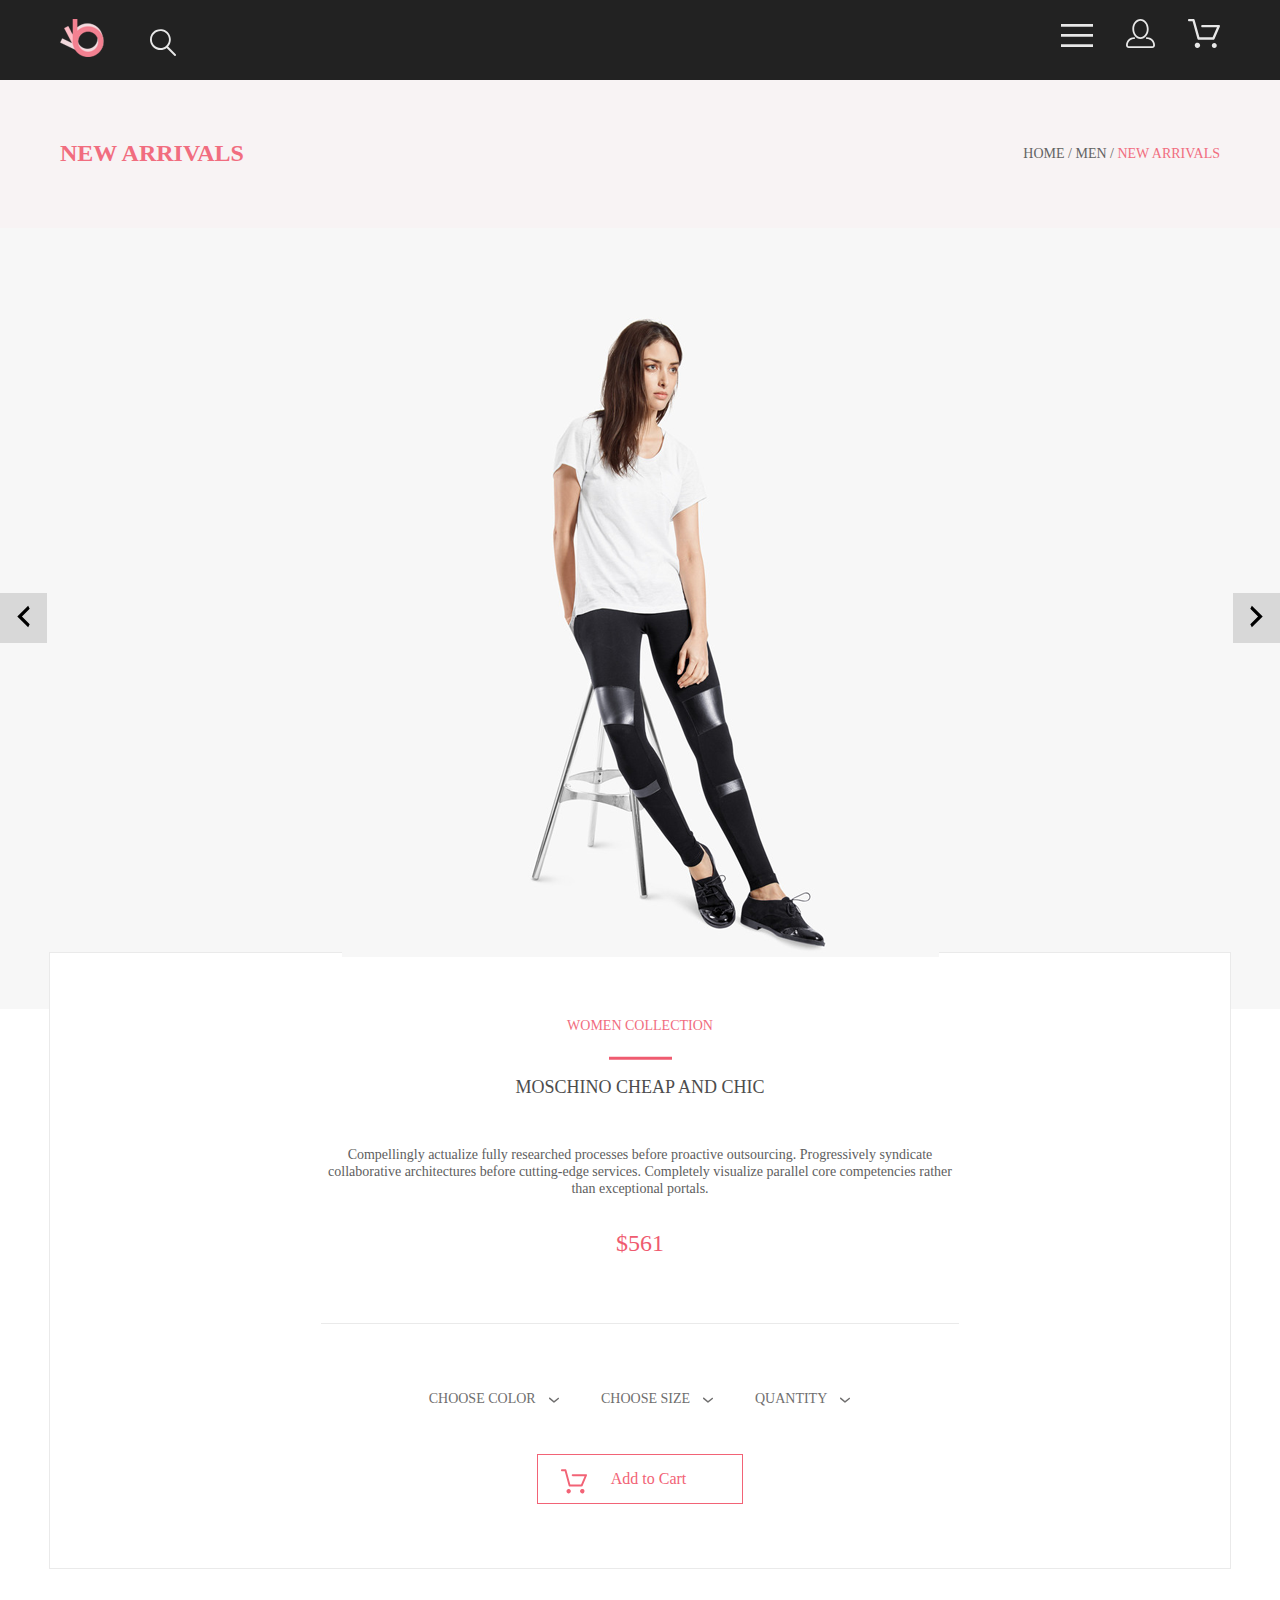
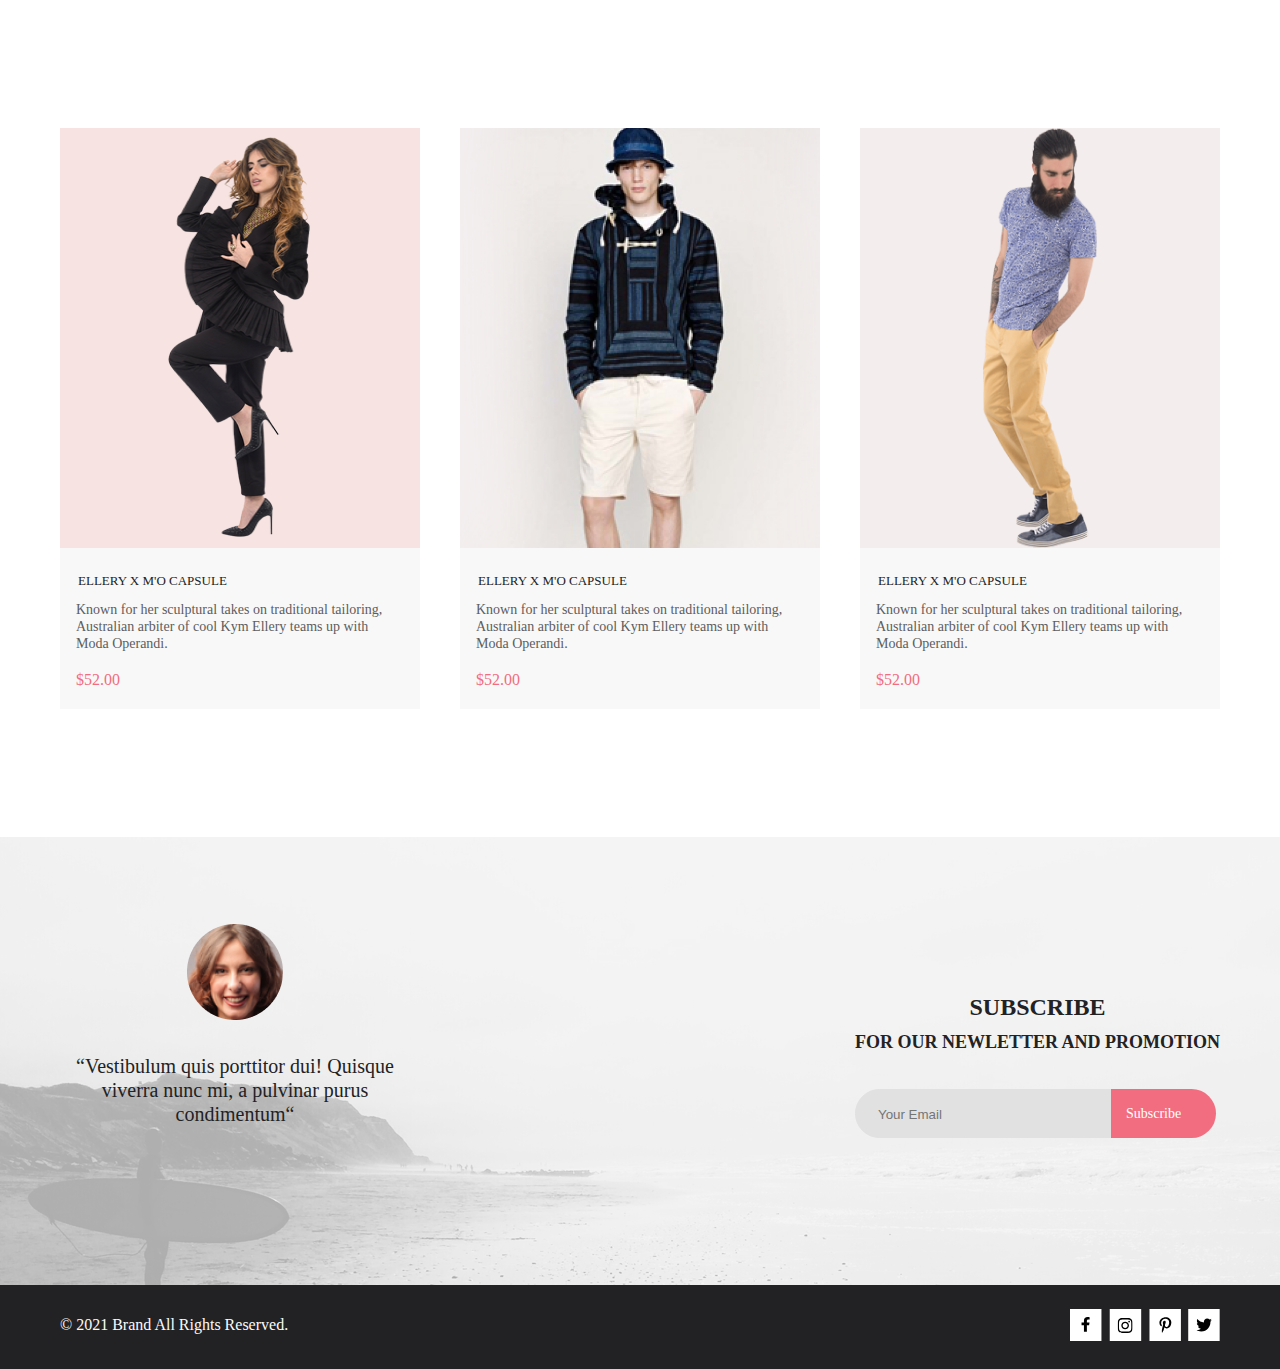
<file: product.html>
<!DOCTYPE html>
<html lang="en">

<head>
    <meta charset="UTF-8">
    <meta http-equiv="X-UA-Compatible" content="IE=edge">
    <meta name="viewport" content="width=device-width, initial-scale=1.0">
    <title>Document</title>
    <link rel="stylesheet" href="css/product.css">
</head>

<body>
    <header class="header">
        <div class="container header__flex">
            <div class="header__1">
                <a class="header__logo" href="index.html">
                    <img src="img/logo.png" alt="logo">
                </a>
                <a class="header__logo" href="index.html">
                    <svg width="27" height="28" viewBox="0 0 27 28" fill="none" xmlns="http://www.w3.org/2000/svg">
                        <path
                            d="M19.0589 17.6249C20.6705 15.8648 21.6275 13.6038 21.769 11.2215C21.9106 8.8392 21.2281 6.48075 19.8362 4.5422C18.4443 2.60365 16.4278 1.20306 14.1252 0.575643C11.8227 -0.0517774 9.37437 0.132183 7.19143 1.09663C5.0085 2.06108 3.22389 3.74727 2.1373 5.87205C1.05071 7.99682 0.728322 10.4308 1.22426 12.7652C1.72021 15.0996 3.00428 17.1922 4.86085 18.6917C6.71741 20.1912 9.0334 21.0063 11.4199 20.9999C13.6723 21.003 15.8638 20.269 17.6599 18.9099L25.4079 26.7169C25.4934 26.806 25.5958 26.8771 25.7091 26.926C25.8225 26.975 25.9444 27.0008 26.0679 27.0019C26.1916 27.0023 26.314 26.9772 26.4276 26.9282C26.5411 26.8792 26.6434 26.8072 26.7279 26.7169C26.9018 26.536 26.999 26.2949 26.999 26.0439C26.999 25.793 26.9018 25.5518 26.7279 25.3709L19.0589 17.6249ZM2.88589 10.4999C2.89873 8.81465 3.41021 7.17089 4.35586 5.77587C5.30151 4.38086 6.63899 3.29703 8.1997 2.66102C9.76042 2.02501 11.4745 1.86529 13.1258 2.202C14.7772 2.53871 16.2919 3.35678 17.479 4.55307C18.6661 5.74935 19.4725 7.27031 19.7965 8.92421C20.1204 10.5781 19.9475 12.2909 19.2995 13.8467C18.6515 15.4024 17.5574 16.7315 16.1551 17.6664C14.7529 18.6013 13.1052 19.1001 11.4199 19.0999C9.14843 19.0891 6.97409 18.1774 5.3741 16.5651C3.77412 14.9527 2.87924 12.7714 2.88589 10.4999Z"
                            fill="#E8E8E8" />
                    </svg>

                </a>
            </div>

            <div class="header__2">
                <div class="header__item burger">
                    <input type="checkbox" id="burger">
                    <label class="header__menu" for="burger">
                        <svg class="header__2__logo" width="32" height="23" viewBox="0 0 32 23" fill="none"
                            xmlns="http://www.w3.org/2000/svg">
                            <path d="M0 23V20.31H32V23H0ZM0 12.76V10.07H32V12.76H0ZM0 2.69V0H32V2.69H0Z"
                                fill="#E8E8E8" />
                        </svg>
                    </label>
                    <nav class="header__nav nav">
                        <div class="nav__wrap">
                            <label class="nav__close" for="burger"><svg class="nav__cross" width="13" height="13"
                                    viewBox="0 0 13 13" fill="none" xmlns="http://www.w3.org/2000/svg">
                                    <path
                                        d="M7.4158 6.00409L11.7158 1.71409C11.9041 1.52579 12.0099 1.27039 12.0099 1.00409C12.0099 0.73779 11.9041 0.482395 11.7158 0.294092C11.5275 0.105788 11.2721 0 11.0058 0C10.7395 0 10.4841 0.105788 10.2958 0.294092L6.0058 4.59409L1.7158 0.294092C1.52749 0.105788 1.2721 -1.9841e-09 1.0058 0C0.739497 1.9841e-09 0.484102 0.105788 0.295798 0.294092C0.107495 0.482395 0.0017066 0.73779 0.0017066 1.00409C0.0017066 1.27039 0.107495 1.52579 0.295798 1.71409L4.5958 6.00409L0.295798 10.2941C0.20207 10.3871 0.127676 10.4977 0.0769072 10.6195C0.0261385 10.7414 0 10.8721 0 11.0041C0 11.1361 0.0261385 11.2668 0.0769072 11.3887C0.127676 11.5105 0.20207 11.6211 0.295798 11.7141C0.388761 11.8078 0.499362 11.8822 0.621222 11.933C0.743081 11.9838 0.873786 12.0099 1.0058 12.0099C1.13781 12.0099 1.26852 11.9838 1.39038 11.933C1.51223 11.8822 1.62284 11.8078 1.7158 11.7141L6.0058 7.41409L10.2958 11.7141C10.3888 11.8078 10.4994 11.8822 10.6212 11.933C10.7431 11.9838 10.8738 12.0099 11.0058 12.0099C11.1378 12.0099 11.2685 11.9838 11.3904 11.933C11.5122 11.8822 11.6228 11.8078 11.7158 11.7141C11.8095 11.6211 11.8839 11.5105 11.9347 11.3887C11.9855 11.2668 12.0116 11.1361 12.0116 11.0041C12.0116 10.8721 11.9855 10.7414 11.9347 10.6195C11.8839 10.4977 11.8095 10.3871 11.7158 10.2941L7.4158 6.00409Z"
                                        fill="#6F6E6E" />
                                </svg></label>
                            <h2 class="nav__title">MENU</h2>
                            <h3 class="nav__header">MAN</h3>
                            <ul class="nav__list">
                                <li class="nav__item">
                                    <a href="#" class="nav__link">Accessories</a>
                                </li>
                                <li class="nav__item">
                                    <a href="#" class="nav__link">Bags</a>
                                </li>
                                <li class="nav__item">
                                    <a href="#" class="nav__link">Denim</a>
                                </li>
                                <li class="nav__item">
                                    <a href="#" class="nav__link">T-Shirts</a>
                                </li>
                            </ul>
                            <h3 class="nav__header">WOMAN</h3>
                            <ul class="nav__list">
                                <li class="nav__item">
                                    <a href="#" class="nav__link">Accessories</a>
                                </li>
                                <li class="nav__item">
                                    <a href="#" class="nav__link">Jackets & Coats</a>
                                </li>
                                <li class="nav__item">
                                    <a href="#" class="nav__link">Polos</a>
                                </li>
                                <li class="nav__item">
                                    <a href="#" class="nav__link">T-Shirts</a>
                                </li>
                                <li class="nav__item">
                                    <a href="#" class="nav__link">Shirts</a>
                                </li>
                            </ul>
                            <h3 class="nav__header">KIDS</h3>
                            <ul class="nav__list">
                                <li class="nav__item">
                                    <a href="#" class="nav__link">Accessories</a>
                                </li>
                                <li class="nav__item">
                                    <a href="#" class="nav__link">Jackets & Coats</a>
                                </li>
                                <li class="nav__item">
                                    <a href="#" class="nav__link">Polos</a>
                                </li>
                                <li class="nav__item">
                                    <a href="#" class="nav__link">T-Shirts</a>
                                </li>
                                <li class="nav__item">
                                    <a href="#" class="nav__link">Shirts</a>
                                </li>
                                <li class="nav__item">
                                    <a href="#" class="nav__link">Bags</a>
                                </li>
                            </ul>
                        </div>
                    </nav>


                </div>
                <div class="header__item">
                    <a href="registration.html">
                        <svg class="header__2__logo" width="29" height="29" viewBox="0 0 29 29" fill="none"
                            xmlns="http://www.w3.org/2000/svg">
                            <path
                                d="M14.5 19.937C19 19.937 22.656 15.464 22.656 9.968C22.656 4.472 19 0 14.5 0C13.3631 0.0217413 12.2463 0.303398 11.2351 0.823397C10.2239 1.34339 9.34507 2.08794 8.66602 3C7.12663 4.99573 6.30819 7.45381 6.34399 9.974C6.34399 15.465 10 19.937 14.5 19.937ZM14.5 1.813C18 1.813 20.844 5.472 20.844 9.969C20.844 14.466 17.998 18.125 14.5 18.125C11.002 18.125 8.15603 14.465 8.15503 9.969C8.15403 5.473 11 1.813 14.5 1.813ZM20.844 18.125C20.6036 18.125 20.373 18.2205 20.203 18.3905C20.033 18.5605 19.9375 18.7911 19.9375 19.0315C19.9375 19.2719 20.033 19.5025 20.203 19.6725C20.373 19.8425 20.6036 19.938 20.844 19.938C22.526 19.9399 24.1386 20.6088 25.3279 21.7982C26.5172 22.9875 27.1861 24.6 27.188 26.282C27.1875 26.5221 27.0918 26.7523 26.922 26.9221C26.7522 27.0918 26.5221 27.1875 26.282 27.188H2.71997C2.47985 27.1875 2.24975 27.0918 2.07996 26.9221C1.91016 26.7523 1.81449 26.5221 1.81396 26.282C1.81608 24.6001 2.48517 22.9877 3.67444 21.7985C4.86371 20.6092 6.47608 19.9401 8.15796 19.938C8.39824 19.938 8.62868 19.8425 8.79858 19.6726C8.96849 19.5027 9.06396 19.2723 9.06396 19.032C9.06396 18.7917 8.96849 18.5613 8.79858 18.3914C8.62868 18.2215 8.39824 18.126 8.15796 18.126C5.99541 18.1279 3.92201 18.9875 2.39258 20.5164C0.863144 22.0453 0.00264777 24.1185 0 26.281C0.000794067 27.0019 0.287502 27.693 0.797241 28.2027C1.30698 28.7125 1.99811 28.9992 2.71899 29H26.282C27.0027 28.9989 27.6936 28.7121 28.2031 28.2024C28.7126 27.6927 28.9992 27.0017 29 26.281C28.9974 24.1187 28.1372 22.0457 26.6083 20.5168C25.0793 18.9878 23.0063 18.1276 20.844 18.125Z"
                                fill="#E8E8E8" />
                        </svg>
                    </a>
                </div>

                <div class="header__item">
                    <a href="cart.html">
                        <svg class="header__2__logo" width="32" height="29" viewBox="0 0 32 29" fill="none"
                            xmlns="http://www.w3.org/2000/svg">
                            <path
                                d="M26.1998 29C25.5521 28.9738 24.9404 28.6948 24.4961 28.2227C24.0518 27.7506 23.8103 27.1232 23.8234 26.475C23.8365 25.8269 24.1032 25.2097 24.5662 24.7559C25.0292 24.3022 25.6516 24.048 26.2999 24.048C26.9482 24.048 27.5706 24.3022 28.0336 24.7559C28.4966 25.2097 28.7633 25.8269 28.7764 26.475C28.7895 27.1232 28.5479 27.7506 28.1036 28.2227C27.6593 28.6948 27.0477 28.9738 26.3999 29H26.1998ZM6.75183 26.32C6.75183 25.79 6.90901 25.2718 7.20349 24.8311C7.49797 24.3904 7.91654 24.0469 8.40625 23.844C8.89596 23.6412 9.43484 23.5881 9.95471 23.6915C10.4746 23.7949 10.9521 24.0502 11.3269 24.425C11.7017 24.7998 11.957 25.2773 12.0604 25.7972C12.1638 26.317 12.1107 26.8559 11.9078 27.3456C11.705 27.8353 11.3615 28.2539 10.9208 28.5483C10.4801 28.8428 9.96194 29 9.43188 29C9.07977 29.0003 8.73102 28.9311 8.40564 28.7966C8.08026 28.662 7.7846 28.4646 7.53552 28.2158C7.28645 27.9669 7.08891 27.6713 6.9541 27.3461C6.81929 27.0208 6.74988 26.6721 6.74988 26.32H6.75183ZM10.5519 20.686C10.2924 20.6868 10.0398 20.6024 9.83301 20.4457C9.62617 20.2891 9.47648 20.0689 9.40686 19.819L4.57385 2.36401H1.18091C0.867422 2.36401 0.566761 2.23947 0.345093 2.01781C0.123425 1.79614 -0.00109863 1.49549 -0.00109863 1.18201C-0.00109863 0.868519 0.123425 0.567873 0.345093 0.346205C0.566761 0.124537 0.867422 5.81268e-06 1.18091 5.81268e-06H5.46191C5.7214 -0.00080736 5.97394 0.0837201 6.18066 0.240568C6.38739 0.397416 6.53674 0.617884 6.60583 0.868006L11.4388 18.323H24.6168L28.9999 8.27501H14.3999C14.2417 8.27961 14.0843 8.25242 13.9368 8.19507C13.7893 8.13771 13.6548 8.05134 13.5413 7.94108C13.4277 7.83082 13.3375 7.69891 13.2759 7.55315C13.2143 7.40739 13.1825 7.25075 13.1825 7.0925C13.1825 6.93426 13.2143 6.77762 13.2759 6.63186C13.3375 6.4861 13.4277 6.35419 13.5413 6.24393C13.6548 6.13367 13.7893 6.0473 13.9368 5.98994C14.0843 5.93259 14.2417 5.90541 14.3999 5.91001H30.8129C31.0086 5.90996 31.2011 5.95866 31.3733 6.05172C31.5454 6.14478 31.6917 6.27926 31.7988 6.44301C31.9067 6.60729 31.9723 6.79569 31.9897 6.99145C32.0072 7.18721 31.976 7.38424 31.8989 7.565L26.4939 19.977C26.4015 20.1876 26.2499 20.3668 26.0574 20.4927C25.8649 20.6186 25.6399 20.6858 25.4099 20.686H10.5519Z"
                                fill="#E8E8E8" />
                        </svg>
                    </a>
                </div>
            </div>
        </div>
    </header>
    <main>
        <section class="intro">
            <div class="container intro__wrap">
                <h1 class="intro__text__left">NEW ARRIVALS</h1>
                <p class="intro__text__right"> <a class="intro__text__homepage" href="index.html"> HOME</a> / MEN /
                    <span class="intro__span">NEW ARRIVALS</span> </p>

            </div>
        </section>
        <section class="product">
            <div class="product__wrap">
                <div class="product__arrow">
                    <button class="product__button">
                        <svg width="13" height="23" viewBox="0 0 13 23"  xmlns="http://www.w3.org/2000/svg">
                            <path
                                d="M12.6998 3.7499L4.9498 11.4999L12.6998 19.2499L11.1498 22.3499L0.299805 11.4999L11.1498 0.649902L12.6998 3.7499Z"
                                 />
                        </svg>
                    </button>
                </div>
                <div class="product__photo">
                    <!-- <img src="img/product_woman.png" alt="photo"> -->
                </div>
                <div class="product__arrow">
                    <button class="product__button">
                        <svg width="13" height="23" viewBox="0 0 13 23"  xmlns="http://www.w3.org/2000/svg">
                            <path
                                d="M0.299805 19.2499L8.0498 11.4999L0.299805 3.7499L1.8498 0.649902L12.6998 11.4999L1.8498 22.3499L0.299805 19.2499Z"
                                 />
                        </svg>
                    </button>
                </div>
            </div>
        </section>
        <section class="description">
            <div class="container description__wrap">
                <div class="description__header">
                    <div class="description__border">
                        <h2 class="description__h2">WOMEN COLLECTION</h2>
                        <div class="stick"><svg width="63" height="4" viewBox="0 0 63 4" fill="none"
                                xmlns="http://www.w3.org/2000/svg">
                                <path d="M63 0.786865H0V3.81225H63V0.786865Z" fill="#EF5B70" />
                            </svg></div>
                        <h1 class="description__h1">MOSCHINO CHEAP AND CHIC</h1>
                        <p class="description__text">Compellingly actualize fully researched processes before proactive
                            outsourcing. Progressively syndicate collaborative architectures before cutting-edge
                            services.
                            Completely visualize parallel core competencies rather than exceptional portals. </p>
                        <p class="description__price">$561</p>
                    </div>
                </div>
                <div class="description__footer">
                    <div class="description__filters">
                        <div class="filter">
                            <a class="description__filter__text" href="">CHOOSE COLOR</a>
                            <svg width="11" height="6" viewBox="0 0 11 6" fill="none"
                                xmlns="http://www.w3.org/2000/svg">
                                <path
                                    d="M5.00214 5.64846C4.83521 5.64879 4.67343 5.59016 4.54488 5.48275L0.258102 1.88021C0.112196 1.75791 0.0204417 1.58217 0.00302325 1.39165C-0.0143952 1.20112 0.0439493 1.01143 0.165221 0.864289C0.286493 0.717149 0.460759 0.624619 0.649682 0.607053C0.838605 0.589487 1.02671 0.648325 1.17262 0.770623L5.00214 3.9985L8.83167 0.885905C8.90475 0.826055 8.98884 0.781361 9.0791 0.754391C9.16937 0.727421 9.26403 0.718707 9.35764 0.72875C9.45126 0.738794 9.54198 0.767396 9.6246 0.812913C9.70722 0.85843 9.7801 0.919965 9.83906 0.993981C9.90449 1.06806 9.95405 1.15498 9.98462 1.24927C10.0152 1.34357 10.0261 1.44321 10.0167 1.54197C10.0073 1.64073 9.97784 1.73646 9.93005 1.82318C9.88227 1.9099 9.81723 1.98573 9.73904 2.04592L5.45225 5.52598C5.32002 5.61641 5.16154 5.65954 5.00214 5.64846Z"
                                    fill="#6F6E6E" />
                            </svg>
                        </div>
                        <div class="filter">
                            <a class="description__filter__text" href="">CHOOSE SIZE </a>
                            <svg width="11" height="6" viewBox="0 0 11 6" fill="none"
                                xmlns="http://www.w3.org/2000/svg">
                                <path
                                    d="M5.00214 5.64846C4.83521 5.64879 4.67343 5.59016 4.54488 5.48275L0.258102 1.88021C0.112196 1.75791 0.0204417 1.58217 0.00302325 1.39165C-0.0143952 1.20112 0.0439493 1.01143 0.165221 0.864289C0.286493 0.717149 0.460759 0.624619 0.649682 0.607053C0.838605 0.589487 1.02671 0.648325 1.17262 0.770623L5.00214 3.9985L8.83167 0.885905C8.90475 0.826055 8.98884 0.781361 9.0791 0.754391C9.16937 0.727421 9.26403 0.718707 9.35764 0.72875C9.45126 0.738794 9.54198 0.767396 9.6246 0.812913C9.70722 0.85843 9.7801 0.919965 9.83906 0.993981C9.90449 1.06806 9.95405 1.15498 9.98462 1.24927C10.0152 1.34357 10.0261 1.44321 10.0167 1.54197C10.0073 1.64073 9.97784 1.73646 9.93005 1.82318C9.88227 1.9099 9.81723 1.98573 9.73904 2.04592L5.45225 5.52598C5.32002 5.61641 5.16154 5.65954 5.00214 5.64846Z"
                                    fill="#6F6E6E" />
                            </svg>
                        </div>
                        <div class="filter">
                            <a class="description__filter__text" href="">QUANTITY</a>
                            <svg width="11" height="6" viewBox="0 0 11 6" fill="none"
                                xmlns="http://www.w3.org/2000/svg">
                                <path
                                    d="M5.00214 5.64846C4.83521 5.64879 4.67343 5.59016 4.54488 5.48275L0.258102 1.88021C0.112196 1.75791 0.0204417 1.58217 0.00302325 1.39165C-0.0143952 1.20112 0.0439493 1.01143 0.165221 0.864289C0.286493 0.717149 0.460759 0.624619 0.649682 0.607053C0.838605 0.589487 1.02671 0.648325 1.17262 0.770623L5.00214 3.9985L8.83167 0.885905C8.90475 0.826055 8.98884 0.781361 9.0791 0.754391C9.16937 0.727421 9.26403 0.718707 9.35764 0.72875C9.45126 0.738794 9.54198 0.767396 9.6246 0.812913C9.70722 0.85843 9.7801 0.919965 9.83906 0.993981C9.90449 1.06806 9.95405 1.15498 9.98462 1.24927C10.0152 1.34357 10.0261 1.44321 10.0167 1.54197C10.0073 1.64073 9.97784 1.73646 9.93005 1.82318C9.88227 1.9099 9.81723 1.98573 9.73904 2.04592L5.45225 5.52598C5.32002 5.61641 5.16154 5.65954 5.00214 5.64846Z"
                                    fill="#6F6E6E" />
                            </svg>
                        </div>
                    </div>
                </div>
                <div class="description__button__place">
                    <button class="description__button">
                        <svg width="27" height="25" viewBox="0 0 27 25" xmlns="http://www.w3.org/2000/svg">
                            <path
                                d="M5.49847 22.185C5.50635 21.752 5.64091 21.3309 5.88519 20.9748C6.12947 20.6186 6.47261 20.3431 6.87158 20.1828C7.27055 20.0226 7.7076 19.9848 8.12781 20.0741C8.54802 20.1635 8.93269 20.376 9.23358 20.685C9.53447 20.994 9.73817 21.3857 9.81909 21.811C9.90002 22.2363 9.85453 22.6763 9.68842 23.0756C9.52231 23.475 9.24296 23.8161 8.88538 24.0559C8.52779 24.2957 8.10791 24.4237 7.67847 24.4237C7.38955 24.4211 7.10399 24.3611 6.83807 24.2472C6.57216 24.1333 6.3311 23.9676 6.12866 23.7597C5.92623 23.5518 5.76639 23.3057 5.65826 23.0355C5.55013 22.7653 5.49584 22.4763 5.49847 22.185ZM21.3045 24.4237C20.8711 24.4303 20.4453 24.3087 20.0797 24.074C19.7141 23.8393 19.4247 23.5017 19.2471 23.103C19.0696 22.7042 19.0117 22.2618 19.0806 21.8303C19.1496 21.3988 19.3423 20.9971 19.6351 20.6748C19.9278 20.3524 20.3077 20.1236 20.728 20.0165C21.1482 19.9095 21.5903 19.929 21.9997 20.0724C22.4091 20.2159 22.7679 20.4771 23.0317 20.8238C23.2956 21.1706 23.453 21.5877 23.4845 22.0236C23.5269 22.6155 23.3369 23.2004 22.9555 23.6523C22.7706 23.8745 22.5436 24.0574 22.2877 24.1901C22.0319 24.3227 21.7524 24.4025 21.4655 24.4247L21.3045 24.4237ZM8.59351 17.4855C8.38116 17.4851 8.17488 17.414 8.00671 17.2833C7.83855 17.1525 7.71792 16.9694 7.66351 16.7624L3.73651 2.19527H0.978516C0.719001 2.19527 0.470064 2.09128 0.28656 1.90622C0.103056 1.72116 0 1.47018 0 1.20847C0 0.946764 0.103056 0.695782 0.28656 0.510726C0.470064 0.325669 0.719001 0.22168 0.978516 0.22168H4.45752C4.66982 0.222254 4.876 0.293463 5.04413 0.424184C5.21226 0.554905 5.33295 0.737883 5.38751 0.944787L9.31451 15.5119H20.0185L23.5765 7.12665H11.7185C11.459 7.12665 11.2101 7.02266 11.0266 6.83761C10.8431 6.65255 10.74 6.40157 10.74 6.13986C10.74 5.87815 10.8431 5.62717 11.0266 5.44211C11.2101 5.25705 11.459 5.15306 11.7185 5.15306H25.0535C25.2131 5.15352 25.3701 5.19451 25.5099 5.27223C25.6497 5.34995 25.7679 5.46195 25.8535 5.59784C25.9413 5.73569 25.9945 5.89303 26.0084 6.05627C26.0224 6.21951 25.9966 6.38368 25.9335 6.53465L21.5425 16.8935C21.469 17.0684 21.3462 17.2177 21.1895 17.3229C21.0327 17.4281 20.8488 17.4846 20.6605 17.4855H8.59351Z" />
                        </svg>
                        <p>Add to Cart</p>
                    </button>
                </div>
            </div>
        </section>
        <section class="card__box">
            <nav class="container card__box__wrap">
                <div class="card">
                    <div class="card__picture">
                        <img class="card__img" src="img/card_woman_1.png" alt="card">
                        <div class="overlay">
                            <button class="card__btn">
                                <svg width="27" height="25" viewBox="0 0 27 25" fill="none"
                                    xmlns="http://www.w3.org/2000/svg">
                                    <path
                                        d="M21.876 22.2662C21.921 22.2549 21.9423 22.2339 21.96 22.2129C21.9678 22.2037 21.9756 22.1946 21.9835 22.1855C22.02 22.1438 22.0233 22.0553 22.0224 22.0105C22.0092 21.9044 21.9185 21.8315 21.8412 21.8315C21.8375 21.8315 21.8336 21.8317 21.8312 21.8318C21.7531 21.8372 21.6653 21.9409 21.6719 22.0625C21.6813 22.1793 21.7675 22.2662 21.8392 22.2662H21.876ZM8.21954 22.2599C8.31873 22.2599 8.39935 22.1655 8.39935 22.0496C8.39935 21.9341 8.31873 21.8401 8.21954 21.8401C8.12042 21.8401 8.03973 21.9341 8.03973 22.0496C8.03973 22.1655 8.12042 22.2599 8.21954 22.2599ZM21.9995 24.2662C21.9517 24.2662 21.8878 24.2662 21.8392 24.2662C20.7017 24.2662 19.7567 23.3545 19.6765 22.198C19.5964 20.9929 20.4937 19.9183 21.6953 19.8364C21.7441 19.8331 21.7928 19.8315 21.8412 19.8315C22.9799 19.8315 23.9413 20.7324 24.019 21.8884C24.0505 22.4915 23.8741 23.0612 23.4898 23.5012C23.1055 23.9575 22.5764 24.2177 21.9995 24.2662ZM8.21954 24.2599C7.01532 24.2599 6.03973 23.2709 6.03973 22.0496C6.03973 20.8291 7.01532 19.8401 8.21954 19.8401C9.42371 19.8401 10.3994 20.8291 10.3994 22.0496C10.3994 23.2709 9.42371 24.2599 8.21954 24.2599ZM21.1984 17.3938H9.13306C8.70013 17.3938 8.31586 17.1005 8.20331 16.6775L4.27753 2.24768H1.52173C0.993408 2.24768 0.560547 1.80859 0.560547 1.27039C0.560547 0.733032 0.993408 0.292969 1.52173 0.292969H4.99933C5.43134 0.292969 5.81561 0.586304 5.9281 1.01025L9.85394 15.4391H20.5576L24.1144 7.13379H12.2578C11.7286 7.13379 11.2957 6.69373 11.2957 6.15649C11.2957 5.61914 11.7286 5.17908 12.2578 5.17908H25.5886C25.9091 5.17908 26.2141 5.34192 26.3896 5.61914C26.566 5.89539 26.5984 6.23743 26.4697 6.547L22.0795 16.807C21.9193 17.1653 21.5827 17.3938 21.1984 17.3938Z"
                                        fill="white" />
                                </svg>
                                <p>Add to Cart</p>
                            </button>
                        </div>
                    </div>
                    <div class="card__txt">
                        <a class="card__link" href="#">
                            <h1 class="card__header">ELLERY X M'O CAPSULE</h1>
                        </a>
                        <p class="card__text">Known for her sculptural takes on traditional tailoring, Australian
                            arbiter of
                            cool Kym Ellery teams up with Moda Operandi.</p>
                        <p class="card__price">$52.00</p>
                    </div>
                </div>

                <div class="card">
                    <div class="card__picture">
                        <img class="card__img" src="img/card_man_2.png" alt="card">
                        <div class="overlay">
                            <button class="card__btn">
                                <svg width="27" height="25" viewBox="0 0 27 25" fill="none"
                                    xmlns="http://www.w3.org/2000/svg">
                                    <path
                                        d="M21.876 22.2662C21.921 22.2549 21.9423 22.2339 21.96 22.2129C21.9678 22.2037 21.9756 22.1946 21.9835 22.1855C22.02 22.1438 22.0233 22.0553 22.0224 22.0105C22.0092 21.9044 21.9185 21.8315 21.8412 21.8315C21.8375 21.8315 21.8336 21.8317 21.8312 21.8318C21.7531 21.8372 21.6653 21.9409 21.6719 22.0625C21.6813 22.1793 21.7675 22.2662 21.8392 22.2662H21.876ZM8.21954 22.2599C8.31873 22.2599 8.39935 22.1655 8.39935 22.0496C8.39935 21.9341 8.31873 21.8401 8.21954 21.8401C8.12042 21.8401 8.03973 21.9341 8.03973 22.0496C8.03973 22.1655 8.12042 22.2599 8.21954 22.2599ZM21.9995 24.2662C21.9517 24.2662 21.8878 24.2662 21.8392 24.2662C20.7017 24.2662 19.7567 23.3545 19.6765 22.198C19.5964 20.9929 20.4937 19.9183 21.6953 19.8364C21.7441 19.8331 21.7928 19.8315 21.8412 19.8315C22.9799 19.8315 23.9413 20.7324 24.019 21.8884C24.0505 22.4915 23.8741 23.0612 23.4898 23.5012C23.1055 23.9575 22.5764 24.2177 21.9995 24.2662ZM8.21954 24.2599C7.01532 24.2599 6.03973 23.2709 6.03973 22.0496C6.03973 20.8291 7.01532 19.8401 8.21954 19.8401C9.42371 19.8401 10.3994 20.8291 10.3994 22.0496C10.3994 23.2709 9.42371 24.2599 8.21954 24.2599ZM21.1984 17.3938H9.13306C8.70013 17.3938 8.31586 17.1005 8.20331 16.6775L4.27753 2.24768H1.52173C0.993408 2.24768 0.560547 1.80859 0.560547 1.27039C0.560547 0.733032 0.993408 0.292969 1.52173 0.292969H4.99933C5.43134 0.292969 5.81561 0.586304 5.9281 1.01025L9.85394 15.4391H20.5576L24.1144 7.13379H12.2578C11.7286 7.13379 11.2957 6.69373 11.2957 6.15649C11.2957 5.61914 11.7286 5.17908 12.2578 5.17908H25.5886C25.9091 5.17908 26.2141 5.34192 26.3896 5.61914C26.566 5.89539 26.5984 6.23743 26.4697 6.547L22.0795 16.807C21.9193 17.1653 21.5827 17.3938 21.1984 17.3938Z"
                                        fill="white" />
                                </svg>
                                <p>Add to Cart</p>
                            </button>
                        </div>
                    </div>
                    <div class="card__txt">
                        <a class="card__link" href="#">
                            <h1 class="card__header">ELLERY X M'O CAPSULE</h1>
                        </a>
                        <p class="card__text">Known for her sculptural takes on traditional tailoring, Australian
                            arbiter of
                            cool Kym Ellery teams up with Moda Operandi.</p>
                        <p class="card__price">$52.00</p>
                    </div>
                </div>

                <div class="card">
                    <div class="card__picture">
                        <img class="card__img" src="img/card_man_3.png" alt="card">
                        <div class="overlay">
                            <button class="card__btn">
                                <svg width="27" height="25" viewBox="0 0 27 25" fill="none"
                                    xmlns="http://www.w3.org/2000/svg">
                                    <path
                                        d="M21.876 22.2662C21.921 22.2549 21.9423 22.2339 21.96 22.2129C21.9678 22.2037 21.9756 22.1946 21.9835 22.1855C22.02 22.1438 22.0233 22.0553 22.0224 22.0105C22.0092 21.9044 21.9185 21.8315 21.8412 21.8315C21.8375 21.8315 21.8336 21.8317 21.8312 21.8318C21.7531 21.8372 21.6653 21.9409 21.6719 22.0625C21.6813 22.1793 21.7675 22.2662 21.8392 22.2662H21.876ZM8.21954 22.2599C8.31873 22.2599 8.39935 22.1655 8.39935 22.0496C8.39935 21.9341 8.31873 21.8401 8.21954 21.8401C8.12042 21.8401 8.03973 21.9341 8.03973 22.0496C8.03973 22.1655 8.12042 22.2599 8.21954 22.2599ZM21.9995 24.2662C21.9517 24.2662 21.8878 24.2662 21.8392 24.2662C20.7017 24.2662 19.7567 23.3545 19.6765 22.198C19.5964 20.9929 20.4937 19.9183 21.6953 19.8364C21.7441 19.8331 21.7928 19.8315 21.8412 19.8315C22.9799 19.8315 23.9413 20.7324 24.019 21.8884C24.0505 22.4915 23.8741 23.0612 23.4898 23.5012C23.1055 23.9575 22.5764 24.2177 21.9995 24.2662ZM8.21954 24.2599C7.01532 24.2599 6.03973 23.2709 6.03973 22.0496C6.03973 20.8291 7.01532 19.8401 8.21954 19.8401C9.42371 19.8401 10.3994 20.8291 10.3994 22.0496C10.3994 23.2709 9.42371 24.2599 8.21954 24.2599ZM21.1984 17.3938H9.13306C8.70013 17.3938 8.31586 17.1005 8.20331 16.6775L4.27753 2.24768H1.52173C0.993408 2.24768 0.560547 1.80859 0.560547 1.27039C0.560547 0.733032 0.993408 0.292969 1.52173 0.292969H4.99933C5.43134 0.292969 5.81561 0.586304 5.9281 1.01025L9.85394 15.4391H20.5576L24.1144 7.13379H12.2578C11.7286 7.13379 11.2957 6.69373 11.2957 6.15649C11.2957 5.61914 11.7286 5.17908 12.2578 5.17908H25.5886C25.9091 5.17908 26.2141 5.34192 26.3896 5.61914C26.566 5.89539 26.5984 6.23743 26.4697 6.547L22.0795 16.807C21.9193 17.1653 21.5827 17.3938 21.1984 17.3938Z"
                                        fill="white" />
                                </svg>
                                <p>Add to Cart</p>
                            </button>
                        </div>
                    </div>
                    <div class="card__txt">
                        <a class="card__link" href="#">
                            <h1 class="card__header">ELLERY X M'O CAPSULE</h1>
                        </a>
                        <p class="card__text">Known for her sculptural takes on traditional tailoring, Australian
                            arbiter of
                            cool Kym Ellery teams up with Moda Operandi.</p>
                        <p class="card__price">$52.00</p>
                    </div>
                </div>
            </nav>
        </section>
    </main>
    <footer>
        <div class="footer">
            <div class="container footer__wrap">
                <div class="comment">
                    <img class="footer__img" src="img/Intersect.png" alt="photo">
                    <p class="comment__text">“Vestibulum quis porttitor dui! Quisque viverra nunc mi, a pulvinar purus
                        condimentum“</p>
                </div>
                <div class="subscribe">
                    <h1 class="subscribe__header">SUBSCRIBE</h1>
                    <p class="subscribe__text">FOR OUR NEWLETTER AND PROMOTION</p>
                    <form action="#">
                        <div class="subscribe__area">
                            <input class="input" type="email" placeholder="Your Email" required>
                            <input class="subscribe__button" type="submit" value="Subscribe">

                        </div>
                    </form>

                </div>
            </div>
        </div>
        <div class="copyright">
            <div class="container copyright__wrap">
                <div class="copyright__left">
                    <p class="copyright__text">© 2021 Brand All Rights Reserved.</p>
                </div>
                <div class="copyright__right">
                    <a class="icon" href="#">
                        <svg width="32" height="32" viewBox="0 0 32 32" xmlns="http://www.w3.org/2000/svg">
                            <path class="icon__back" d="M31.4506 0H0V32H31.4506V0Z" fill="white" />
                            <path class="icon__symbol"
                                d="M19.0884 16.28L19.5069 13.616H16.8902V11.8873C16.8902 11.1585 17.2557 10.4481 18.4277 10.4481H19.6172V8.17997C19.6172 8.17997 18.5377 8 17.5056 8C15.3507 8 13.9422 9.27593 13.9422 11.5857V13.616H11.5469V16.28H13.9422V22.72H16.8902V16.28H19.0884Z"
                                fill="black" />
                        </svg>
                    </a>

                    <a class="icon" href="#">
                        <svg width="33" height="32" viewBox="0 0 33 32" xmlns="http://www.w3.org/2000/svg">
                            <path class="icon__back" d="M32.1889 0H0.738281V32H32.1889V0Z" fill="white" />
                            <g clip-path="url(#clip0)">
                                <path class="icon__symbol"
                                    d="M16.139 12.6816C14.0238 12.6816 12.3177 14.3849 12.3177 16.4966C12.3177 18.6083 14.0238 20.3117 16.139 20.3117C18.2541 20.3117 19.9602 18.6083 19.9602 16.4966C19.9602 14.3849 18.2541 12.6816 16.139 12.6816ZM16.139 18.9769C14.7721 18.9769 13.6547 17.8646 13.6547 16.4966C13.6547 15.1287 14.7688 14.0164 16.139 14.0164C17.5092 14.0164 18.6233 15.1287 18.6233 16.4966C18.6233 17.8646 17.5058 18.9769 16.139 18.9769ZM21.0078 12.5255C21.0078 13.0203 20.6087 13.4154 20.1165 13.4154C19.621 13.4154 19.2252 13.0169 19.2252 12.5255C19.2252 12.0341 19.6243 11.6357 20.1165 11.6357C20.6087 11.6357 21.0078 12.0341 21.0078 12.5255ZM23.5386 13.4287C23.4821 12.2367 23.2094 11.1808 22.3347 10.3109C21.4634 9.44097 20.4058 9.1687 19.2119 9.10894C17.9814 9.03921 14.2932 9.03921 13.0627 9.10894C11.8721 9.16538 10.8145 9.43765 9.93987 10.3076C9.06522 11.1775 8.79584 12.2333 8.73597 13.4253C8.66613 14.6539 8.66613 18.3361 8.73597 19.5646C8.79251 20.7566 9.06522 21.8124 9.93987 22.6824C10.8145 23.5523 11.8688 23.8246 13.0627 23.8843C14.2932 23.9541 17.9814 23.9541 19.2119 23.8843C20.4058 23.8279 21.4634 23.5556 22.3347 22.6824C23.2061 21.8124 23.4788 20.7566 23.5386 19.5646C23.6085 18.3361 23.6085 14.6572 23.5386 13.4287ZM21.949 20.8828C21.6895 21.5335 21.1874 22.0349 20.5322 22.2972C19.5511 22.6857 17.2231 22.596 16.139 22.596C15.0548 22.596 12.7235 22.6824 11.7457 22.2972C11.0939 22.0382 10.5917 21.5369 10.329 20.8828C9.93987 19.9033 10.0297 17.5791 10.0297 16.4966C10.0297 15.4142 9.9432 13.0867 10.329 12.1105C10.5884 11.4597 11.0906 10.9583 11.7457 10.696C12.7268 10.3076 15.0548 10.3972 16.139 10.3972C17.2231 10.3972 19.5545 10.3109 20.5322 10.696C21.184 10.955 21.6862 11.4564 21.949 12.1105C22.3381 13.09 22.2483 15.4142 22.2483 16.4966C22.2483 17.5791 22.3381 19.9066 21.949 20.8828Z"
                                    fill="black" />
                            </g>
                            <defs>
                                <clipPath id="clip0">
                                    <rect width="14.8991" height="17" fill="white" transform="translate(8.68555 8)" />
                                </clipPath>
                            </defs>
                        </svg>
                    </a>

                    <a class="icon" href="#">
                        <svg width="32" height="32" viewBox="0 0 32 32" xmlns="http://www.w3.org/2000/svg">
                            <path class="icon__back" d="M31.9252 0H0.474609V32H31.9252V0Z" fill="white" />
                            <g clip-path="url(#clip0)">
                                <path class="icon__symbol"
                                    d="M16.7403 8.20312C13.5556 8.20312 10.4082 10.3406 10.4082 13.8C10.4082 16 11.6374 17.25 12.3823 17.25C12.6896 17.25 12.8666 16.3875 12.8666 16.1438C12.8666 15.8531 12.1309 15.2344 12.1309 14.025C12.1309 11.5125 14.0305 9.73125 16.4889 9.73125C18.6027 9.73125 20.1671 10.9406 20.1671 13.1625C20.1671 14.8219 19.506 17.9344 17.3642 17.9344C16.5913 17.9344 15.9302 17.3719 15.9302 16.5656C15.9302 15.3844 16.7496 14.2406 16.7496 13.0219C16.7496 10.9531 13.835 11.3281 13.835 13.8281C13.835 14.3531 13.9002 14.9344 14.133 15.4125C13.7046 17.2688 12.8293 20.0344 12.8293 21.9469C12.8293 22.5375 12.9131 23.1188 12.969 23.7094C13.0745 23.8281 13.0218 23.8156 13.1832 23.7563C14.7476 21.6 14.6917 21.1781 15.3994 18.3562C15.7812 19.0875 16.7683 19.4812 17.5505 19.4812C20.8469 19.4812 22.3275 16.2469 22.3275 13.3313C22.3275 10.2281 19.6643 8.20312 16.7403 8.20312Z"
                                    fill="black" />
                            </g>
                            <defs>
                                <clipPath id="clip0">
                                    <rect width="11.9193" height="16" fill="white" transform="translate(10.4082 8)" />
                                </clipPath>
                            </defs>
                        </svg>
                    </a>

                    <a class="icon" href="#">
                        <svg width="32" height="32" viewBox="0 0 32 32" xmlns="http://www.w3.org/2000/svg">
                            <path class="icon__back" d="M31.6635 0H0.212891V32H31.6635V0Z" fill="white" />
                            <g clip-path="url(#clip0)">
                                <path class="icon__symbol"
                                    d="M22.417 12.7405C22.427 12.8826 22.427 13.0248 22.427 13.1669C22.427 17.5019 19.1498 22.4969 13.1599 22.4969C11.3145 22.4969 9.60022 21.9588 8.1582 21.0248C8.4204 21.0552 8.67247 21.0654 8.94475 21.0654C10.4674 21.0654 11.8691 20.5476 12.9884 19.6644C11.5565 19.6339 10.3565 18.6898 9.94305 17.3903C10.1447 17.4207 10.3464 17.441 10.5582 17.441C10.8506 17.441 11.1431 17.4004 11.4153 17.3294C9.92291 17.0248 8.80355 15.705 8.80355 14.1111V14.0705C9.23715 14.3141 9.74139 14.4664 10.2758 14.4867C9.39849 13.8979 8.82373 12.8928 8.82373 11.7557C8.82373 11.1466 8.98504 10.5882 9.26741 10.1009C10.8708 12.0908 13.2809 13.3902 15.9833 13.5324C15.9329 13.2887 15.9027 13.035 15.9027 12.7811C15.9027 10.974 17.3548 9.50195 19.1598 9.50195C20.0976 9.50195 20.9446 9.89789 21.5396 10.5375C22.2757 10.3954 22.9816 10.1212 23.6068 9.74561C23.3648 10.507 22.8505 11.1466 22.1749 11.5527C22.8304 11.4817 23.4657 11.2989 24.0505 11.0451C23.6069 11.6948 23.0522 12.2735 22.417 12.7405Z"
                                    fill="black" />
                            </g>
                            <defs>
                                <clipPath id="clip0">
                                    <rect width="15.8924" height="16" fill="white" transform="translate(8.1582 8)" />
                                </clipPath>
                            </defs>
                        </svg>
                    </a>
                </div>
            </div>
        </div>
    </footer>
</body>

</html>
</file>
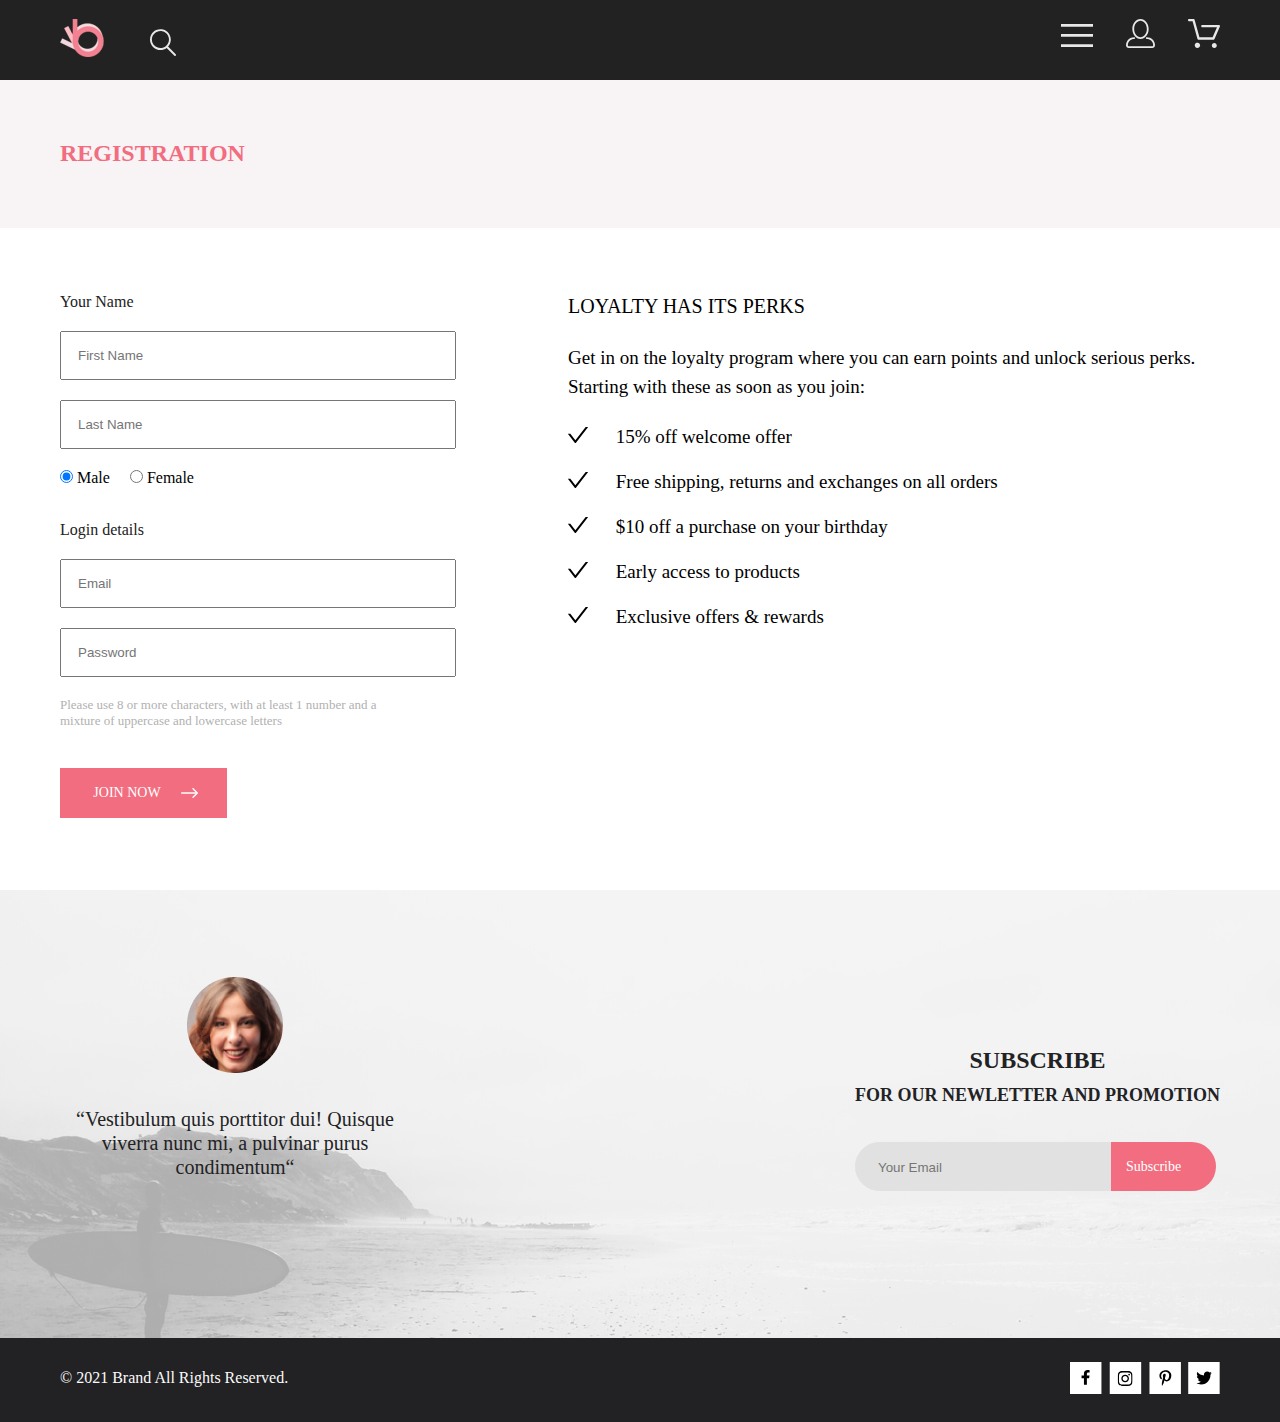
<file: registration.html>
<!DOCTYPE html>
<html lang="en">

<head>
    <meta charset="UTF-8">
    <meta http-equiv="X-UA-Compatible" content="IE=edge">
    <meta name="viewport" content="width=device-width, initial-scale=1.0">
    <title>Document</title>
    <link rel="stylesheet" href="css/registration.css">
</head>

<body>
    <header class="header">
        <div class="container header__flex">
            <div class="header__1">
                <a class="header__logo" href="index.html">
                    <img src="img/logo.png" alt="logo">
                </a>
                <a class="header__logo" href="index.html">
                    <svg width="27" height="28" viewBox="0 0 27 28" fill="none" xmlns="http://www.w3.org/2000/svg">
                        <path
                            d="M19.0589 17.6249C20.6705 15.8648 21.6275 13.6038 21.769 11.2215C21.9106 8.8392 21.2281 6.48075 19.8362 4.5422C18.4443 2.60365 16.4278 1.20306 14.1252 0.575643C11.8227 -0.0517774 9.37437 0.132183 7.19143 1.09663C5.0085 2.06108 3.22389 3.74727 2.1373 5.87205C1.05071 7.99682 0.728322 10.4308 1.22426 12.7652C1.72021 15.0996 3.00428 17.1922 4.86085 18.6917C6.71741 20.1912 9.0334 21.0063 11.4199 20.9999C13.6723 21.003 15.8638 20.269 17.6599 18.9099L25.4079 26.7169C25.4934 26.806 25.5958 26.8771 25.7091 26.926C25.8225 26.975 25.9444 27.0008 26.0679 27.0019C26.1916 27.0023 26.314 26.9772 26.4276 26.9282C26.5411 26.8792 26.6434 26.8072 26.7279 26.7169C26.9018 26.536 26.999 26.2949 26.999 26.0439C26.999 25.793 26.9018 25.5518 26.7279 25.3709L19.0589 17.6249ZM2.88589 10.4999C2.89873 8.81465 3.41021 7.17089 4.35586 5.77587C5.30151 4.38086 6.63899 3.29703 8.1997 2.66102C9.76042 2.02501 11.4745 1.86529 13.1258 2.202C14.7772 2.53871 16.2919 3.35678 17.479 4.55307C18.6661 5.74935 19.4725 7.27031 19.7965 8.92421C20.1204 10.5781 19.9475 12.2909 19.2995 13.8467C18.6515 15.4024 17.5574 16.7315 16.1551 17.6664C14.7529 18.6013 13.1052 19.1001 11.4199 19.0999C9.14843 19.0891 6.97409 18.1774 5.3741 16.5651C3.77412 14.9527 2.87924 12.7714 2.88589 10.4999Z"
                            fill="#E8E8E8" />
                    </svg>

                </a>
            </div>

            <div class="header__2">
                <div class="header__item burger">
                    <input type="checkbox" id="burger">
                    <label class="header__menu" for="burger">
                        <svg class="header__2__logo" width="32" height="23" viewBox="0 0 32 23" fill="none" xmlns="http://www.w3.org/2000/svg">
                            <path d="M0 23V20.31H32V23H0ZM0 12.76V10.07H32V12.76H0ZM0 2.69V0H32V2.69H0Z"
                                fill="#E8E8E8" />
                        </svg>
                    </label>
                    <nav class="header__nav nav">
                        <div class="nav__wrap">
                            <label class="nav__close" for="burger"><svg class="nav__cross" width="13" height="13" viewBox="0 0 13 13" fill="none" xmlns="http://www.w3.org/2000/svg">
                                <path d="M7.4158 6.00409L11.7158 1.71409C11.9041 1.52579 12.0099 1.27039 12.0099 1.00409C12.0099 0.73779 11.9041 0.482395 11.7158 0.294092C11.5275 0.105788 11.2721 0 11.0058 0C10.7395 0 10.4841 0.105788 10.2958 0.294092L6.0058 4.59409L1.7158 0.294092C1.52749 0.105788 1.2721 -1.9841e-09 1.0058 0C0.739497 1.9841e-09 0.484102 0.105788 0.295798 0.294092C0.107495 0.482395 0.0017066 0.73779 0.0017066 1.00409C0.0017066 1.27039 0.107495 1.52579 0.295798 1.71409L4.5958 6.00409L0.295798 10.2941C0.20207 10.3871 0.127676 10.4977 0.0769072 10.6195C0.0261385 10.7414 0 10.8721 0 11.0041C0 11.1361 0.0261385 11.2668 0.0769072 11.3887C0.127676 11.5105 0.20207 11.6211 0.295798 11.7141C0.388761 11.8078 0.499362 11.8822 0.621222 11.933C0.743081 11.9838 0.873786 12.0099 1.0058 12.0099C1.13781 12.0099 1.26852 11.9838 1.39038 11.933C1.51223 11.8822 1.62284 11.8078 1.7158 11.7141L6.0058 7.41409L10.2958 11.7141C10.3888 11.8078 10.4994 11.8822 10.6212 11.933C10.7431 11.9838 10.8738 12.0099 11.0058 12.0099C11.1378 12.0099 11.2685 11.9838 11.3904 11.933C11.5122 11.8822 11.6228 11.8078 11.7158 11.7141C11.8095 11.6211 11.8839 11.5105 11.9347 11.3887C11.9855 11.2668 12.0116 11.1361 12.0116 11.0041C12.0116 10.8721 11.9855 10.7414 11.9347 10.6195C11.8839 10.4977 11.8095 10.3871 11.7158 10.2941L7.4158 6.00409Z" fill="#6F6E6E"/>
                                </svg></label>
                            <h2 class="nav__title">MENU</h2>
                            <h3 class="nav__header">MAN</h3>
                            <ul class="nav__list">
                                <li class="nav__item">
                                    <a href="#" class="nav__link">Accessories</a>
                                </li>
                                <li class="nav__item">
                                    <a href="#" class="nav__link">Bags</a>
                                </li>
                                <li class="nav__item">
                                    <a href="#" class="nav__link">Denim</a>
                                </li>
                                <li class="nav__item">
                                    <a href="#" class="nav__link">T-Shirts</a>
                                </li>
                            </ul>
                            <h3 class="nav__header">WOMAN</h3>
                            <ul class="nav__list">
                                <li class="nav__item">
                                    <a href="#" class="nav__link">Accessories</a>
                                </li>
                                <li class="nav__item">
                                    <a href="#" class="nav__link">Jackets & Coats</a>
                                </li>
                                <li class="nav__item">
                                    <a href="#" class="nav__link">Polos</a>
                                </li>
                                <li class="nav__item">
                                    <a href="#" class="nav__link">T-Shirts</a>
                                </li>
                                <li class="nav__item">
                                    <a href="#" class="nav__link">Shirts</a>
                                </li>
                            </ul>
                            <h3 class="nav__header">KIDS</h3>
                            <ul class="nav__list">
                                <li class="nav__item">
                                    <a href="#" class="nav__link">Accessories</a>
                                </li>
                                <li class="nav__item">
                                    <a href="#" class="nav__link">Jackets & Coats</a>
                                </li>
                                <li class="nav__item">
                                    <a href="#" class="nav__link">Polos</a>
                                </li>
                                <li class="nav__item">
                                    <a href="#" class="nav__link">T-Shirts</a>
                                </li>
                                <li class="nav__item">
                                    <a href="#" class="nav__link">Shirts</a>
                                </li>
                                <li class="nav__item">
                                    <a href="#" class="nav__link">Bags</a>
                                </li>
                            </ul>
                        </div>
                    </nav>


                </div>
                <div class="header__item">
                    <a href="registration.html">
                        <svg class="header__2__logo" width="29" height="29" viewBox="0 0 29 29" fill="none" xmlns="http://www.w3.org/2000/svg">
                            <path
                                d="M14.5 19.937C19 19.937 22.656 15.464 22.656 9.968C22.656 4.472 19 0 14.5 0C13.3631 0.0217413 12.2463 0.303398 11.2351 0.823397C10.2239 1.34339 9.34507 2.08794 8.66602 3C7.12663 4.99573 6.30819 7.45381 6.34399 9.974C6.34399 15.465 10 19.937 14.5 19.937ZM14.5 1.813C18 1.813 20.844 5.472 20.844 9.969C20.844 14.466 17.998 18.125 14.5 18.125C11.002 18.125 8.15603 14.465 8.15503 9.969C8.15403 5.473 11 1.813 14.5 1.813ZM20.844 18.125C20.6036 18.125 20.373 18.2205 20.203 18.3905C20.033 18.5605 19.9375 18.7911 19.9375 19.0315C19.9375 19.2719 20.033 19.5025 20.203 19.6725C20.373 19.8425 20.6036 19.938 20.844 19.938C22.526 19.9399 24.1386 20.6088 25.3279 21.7982C26.5172 22.9875 27.1861 24.6 27.188 26.282C27.1875 26.5221 27.0918 26.7523 26.922 26.9221C26.7522 27.0918 26.5221 27.1875 26.282 27.188H2.71997C2.47985 27.1875 2.24975 27.0918 2.07996 26.9221C1.91016 26.7523 1.81449 26.5221 1.81396 26.282C1.81608 24.6001 2.48517 22.9877 3.67444 21.7985C4.86371 20.6092 6.47608 19.9401 8.15796 19.938C8.39824 19.938 8.62868 19.8425 8.79858 19.6726C8.96849 19.5027 9.06396 19.2723 9.06396 19.032C9.06396 18.7917 8.96849 18.5613 8.79858 18.3914C8.62868 18.2215 8.39824 18.126 8.15796 18.126C5.99541 18.1279 3.92201 18.9875 2.39258 20.5164C0.863144 22.0453 0.00264777 24.1185 0 26.281C0.000794067 27.0019 0.287502 27.693 0.797241 28.2027C1.30698 28.7125 1.99811 28.9992 2.71899 29H26.282C27.0027 28.9989 27.6936 28.7121 28.2031 28.2024C28.7126 27.6927 28.9992 27.0017 29 26.281C28.9974 24.1187 28.1372 22.0457 26.6083 20.5168C25.0793 18.9878 23.0063 18.1276 20.844 18.125Z"
                                fill="#E8E8E8" />
                        </svg>
                    </a>
                </div>

                <div class="header__item">
                    <a href="cart.html">
                        <svg class="header__2__logo" width="32" height="29" viewBox="0 0 32 29" fill="none" xmlns="http://www.w3.org/2000/svg">
                            <path
                                d="M26.1998 29C25.5521 28.9738 24.9404 28.6948 24.4961 28.2227C24.0518 27.7506 23.8103 27.1232 23.8234 26.475C23.8365 25.8269 24.1032 25.2097 24.5662 24.7559C25.0292 24.3022 25.6516 24.048 26.2999 24.048C26.9482 24.048 27.5706 24.3022 28.0336 24.7559C28.4966 25.2097 28.7633 25.8269 28.7764 26.475C28.7895 27.1232 28.5479 27.7506 28.1036 28.2227C27.6593 28.6948 27.0477 28.9738 26.3999 29H26.1998ZM6.75183 26.32C6.75183 25.79 6.90901 25.2718 7.20349 24.8311C7.49797 24.3904 7.91654 24.0469 8.40625 23.844C8.89596 23.6412 9.43484 23.5881 9.95471 23.6915C10.4746 23.7949 10.9521 24.0502 11.3269 24.425C11.7017 24.7998 11.957 25.2773 12.0604 25.7972C12.1638 26.317 12.1107 26.8559 11.9078 27.3456C11.705 27.8353 11.3615 28.2539 10.9208 28.5483C10.4801 28.8428 9.96194 29 9.43188 29C9.07977 29.0003 8.73102 28.9311 8.40564 28.7966C8.08026 28.662 7.7846 28.4646 7.53552 28.2158C7.28645 27.9669 7.08891 27.6713 6.9541 27.3461C6.81929 27.0208 6.74988 26.6721 6.74988 26.32H6.75183ZM10.5519 20.686C10.2924 20.6868 10.0398 20.6024 9.83301 20.4457C9.62617 20.2891 9.47648 20.0689 9.40686 19.819L4.57385 2.36401H1.18091C0.867422 2.36401 0.566761 2.23947 0.345093 2.01781C0.123425 1.79614 -0.00109863 1.49549 -0.00109863 1.18201C-0.00109863 0.868519 0.123425 0.567873 0.345093 0.346205C0.566761 0.124537 0.867422 5.81268e-06 1.18091 5.81268e-06H5.46191C5.7214 -0.00080736 5.97394 0.0837201 6.18066 0.240568C6.38739 0.397416 6.53674 0.617884 6.60583 0.868006L11.4388 18.323H24.6168L28.9999 8.27501H14.3999C14.2417 8.27961 14.0843 8.25242 13.9368 8.19507C13.7893 8.13771 13.6548 8.05134 13.5413 7.94108C13.4277 7.83082 13.3375 7.69891 13.2759 7.55315C13.2143 7.40739 13.1825 7.25075 13.1825 7.0925C13.1825 6.93426 13.2143 6.77762 13.2759 6.63186C13.3375 6.4861 13.4277 6.35419 13.5413 6.24393C13.6548 6.13367 13.7893 6.0473 13.9368 5.98994C14.0843 5.93259 14.2417 5.90541 14.3999 5.91001H30.8129C31.0086 5.90996 31.2011 5.95866 31.3733 6.05172C31.5454 6.14478 31.6917 6.27926 31.7988 6.44301C31.9067 6.60729 31.9723 6.79569 31.9897 6.99145C32.0072 7.18721 31.976 7.38424 31.8989 7.565L26.4939 19.977C26.4015 20.1876 26.2499 20.3668 26.0574 20.4927C25.8649 20.6186 25.6399 20.6858 25.4099 20.686H10.5519Z"
                                fill="#E8E8E8" />
                        </svg>
                    </a>
                </div>
            </div>
        </div>
    </header>
    <main>
        <section class="intro">
            <div class="container intro__wrap">
                <h1 class="intro__text">REGISTRATION</h1>
            </div>
        </section>
        <section class="register">
            <div class="container register__wrap ">
                <div class="register__input">
                    <h1>Your Name</h1>
                    <input class="data" type="text" placeholder="First Name">
                    <input class="data" type="text" placeholder="Last Name">


                    <div class="register__gender">
                        <div class="register__gender__selectors">
                            <input class="gender" type="radio" name="gender" checked> Male
                        </div>

                        <div class="register__gender__selectors">
                            <input class="gender" type="radio" name="gender"> Female
                        </div>
                    </div>


                    <h1>Login details</h1>
                    <input class="data" type="email" placeholder="Email">
                    <input class="data" type="password" placeholder="Password">
                    <p>Please use 8 or more characters, with at least 1 number and a mixture of uppercase and lowercase
                        letters</p>
                    <button>
                        <p class="register__form__button">JOIN NOW</p> 
                        <svg width="17" height="10" viewBox="0 0 17 10"
                             xmlns="http://www.w3.org/2000/svg">
                            <path fill-rule="evenodd" clip-rule="evenodd"
                                d="M11.54 0.208095C11.6058 0.142131 11.684 0.0897967 11.77 0.0540883C11.8561 0.01838 11.9483 0 12.0415 0C12.1347 0 12.2269 0.01838 12.313 0.0540883C12.399 0.0897967 12.4772 0.142131 12.543 0.208095L16.7929 4.458C16.8589 4.5238 16.9112 4.60196 16.9469 4.68802C16.9826 4.77407 17.001 4.86632 17.001 4.95949C17.001 5.05266 16.9826 5.14491 16.9469 5.23097C16.9112 5.31702 16.8589 5.39518 16.7929 5.46098L12.543 9.71089C12.41 9.84389 12.2296 9.91861 12.0415 9.91861C11.8534 9.91861 11.673 9.84389 11.54 9.71089C11.407 9.57788 11.3323 9.39749 11.3323 9.2094C11.3323 9.0213 11.407 8.84091 11.54 8.70791L15.2898 4.95949L11.54 1.21107C11.474 1.14528 11.4217 1.06711 11.386 0.981059C11.3503 0.895005 11.3319 0.802752 11.3319 0.709584C11.3319 0.616415 11.3503 0.524162 11.386 0.438109C11.4217 0.352055 11.474 0.273891 11.54 0.208095Z"
                                 />
                            <path fill-rule="evenodd" clip-rule="evenodd"
                                d="M0 4.95948C0 4.77162 0.0746263 4.59146 0.207462 4.45862C0.340297 4.32579 0.52046 4.25116 0.708318 4.25116H15.583C15.7708 4.25116 15.951 4.32579 16.0838 4.45862C16.2167 4.59146 16.2913 4.77162 16.2913 4.95948C16.2913 5.14734 16.2167 5.3275 16.0838 5.46033C15.951 5.59317 15.7708 5.6678 15.583 5.6678H0.708318C0.52046 5.6678 0.340297 5.59317 0.207462 5.46033C0.0746263 5.3275 0 5.14734 0 4.95948Z"
                                 />
                        </svg>
                    </button>
                </div>
                <div class="bonus">
                    <h1>LOYALTY HAS ITS PERKS</h1>
                    <h2>Get in on the loyalty program where you can earn points and unlock serious perks. Starting with
                        these as soon as you join:</h2>
                    <p><svg width="20" height="16" viewBox="0 0 20 16" fill="none" xmlns="http://www.w3.org/2000/svg">
                            <path
                                d="M19.8035 0H18.0904C17.8502 0 17.6222 0.111827 17.4752 0.303176L7.3702 13.2826L2.52481 7.05754C2.45151 6.96318 2.35808 6.88688 2.25153 6.83438C2.14499 6.78187 2.0281 6.75451 1.90963 6.75437H0.196467C0.032258 6.75437 -0.0584248 6.94572 0.0420614 7.07494L6.75503 15.6981C7.06874 16.1006 7.67166 16.1006 7.98782 15.6981L19.9579 0.318087C20.0584 0.191349 19.9677 0 19.8035 0Z"
                                fill="black" />
                        </svg> 15% off welcome offer
                    </p>
                    <p><svg width="20" height="16" viewBox="0 0 20 16" fill="none" xmlns="http://www.w3.org/2000/svg">
                            <path
                                d="M19.8035 0H18.0904C17.8502 0 17.6222 0.111827 17.4752 0.303176L7.3702 13.2826L2.52481 7.05754C2.45151 6.96318 2.35808 6.88688 2.25153 6.83438C2.14499 6.78187 2.0281 6.75451 1.90963 6.75437H0.196467C0.032258 6.75437 -0.0584248 6.94572 0.0420614 7.07494L6.75503 15.6981C7.06874 16.1006 7.67166 16.1006 7.98782 15.6981L19.9579 0.318087C20.0584 0.191349 19.9677 0 19.8035 0Z"
                                fill="black" />
                        </svg> Free shipping, returns and exchanges on all orders


                    </p>
                    <p><svg width="20" height="16" viewBox="0 0 20 16" fill="none" xmlns="http://www.w3.org/2000/svg">
                            <path
                                d="M19.8035 0H18.0904C17.8502 0 17.6222 0.111827 17.4752 0.303176L7.3702 13.2826L2.52481 7.05754C2.45151 6.96318 2.35808 6.88688 2.25153 6.83438C2.14499 6.78187 2.0281 6.75451 1.90963 6.75437H0.196467C0.032258 6.75437 -0.0584248 6.94572 0.0420614 7.07494L6.75503 15.6981C7.06874 16.1006 7.67166 16.1006 7.98782 15.6981L19.9579 0.318087C20.0584 0.191349 19.9677 0 19.8035 0Z"
                                fill="black" />
                        </svg> $10 off a purchase on your birthday


                    </p>
                    <p><svg width="20" height="16" viewBox="0 0 20 16" fill="none" xmlns="http://www.w3.org/2000/svg">
                            <path
                                d="M19.8035 0H18.0904C17.8502 0 17.6222 0.111827 17.4752 0.303176L7.3702 13.2826L2.52481 7.05754C2.45151 6.96318 2.35808 6.88688 2.25153 6.83438C2.14499 6.78187 2.0281 6.75451 1.90963 6.75437H0.196467C0.032258 6.75437 -0.0584248 6.94572 0.0420614 7.07494L6.75503 15.6981C7.06874 16.1006 7.67166 16.1006 7.98782 15.6981L19.9579 0.318087C20.0584 0.191349 19.9677 0 19.8035 0Z"
                                fill="black" />
                        </svg> Early access to products
                    </p>
                    <p><svg width="20" height="16" viewBox="0 0 20 16" fill="none" xmlns="http://www.w3.org/2000/svg">
                            <path
                                d="M19.8035 0H18.0904C17.8502 0 17.6222 0.111827 17.4752 0.303176L7.3702 13.2826L2.52481 7.05754C2.45151 6.96318 2.35808 6.88688 2.25153 6.83438C2.14499 6.78187 2.0281 6.75451 1.90963 6.75437H0.196467C0.032258 6.75437 -0.0584248 6.94572 0.0420614 7.07494L6.75503 15.6981C7.06874 16.1006 7.67166 16.1006 7.98782 15.6981L19.9579 0.318087C20.0584 0.191349 19.9677 0 19.8035 0Z"
                                fill="black" />
                        </svg> Exclusive offers & rewards
                    </p>
                </div>
            </div>
        </section>
    </main>
    <footer>
        <div class="footer">
            <div class="container footer__wrap">
                <div class="comment">
                    <img class="footer__img" src="img/Intersect.png" alt="photo">
                    <p class="comment__text">“Vestibulum quis porttitor dui! Quisque viverra nunc mi, a pulvinar purus
                        condimentum“</p>
                </div>
                <div class="subscribe">
                    <h1 class="subscribe__header">SUBSCRIBE</h1>
                    <p class="subscribe__text">FOR OUR NEWLETTER AND PROMOTION</p>
                    <form action="#">
                        <div class="subscribe__area">
                            <input class="input" type="email" placeholder="Your Email" required>
                            <input class="subscribe__button" type="submit" value="Subscribe">

                        </div>
                    </form>

                </div>
            </div>
        </div>
        <div class="copyright">
            <div class="container copyright__wrap">
                <div class="copyright__left">
                    <p class="copyright__text">© 2021 Brand All Rights Reserved.</p>
                </div>
                <div class="copyright__right">
                    <a class="icon" href="#">
                        <svg width="32" height="32" viewBox="0 0 32 32" xmlns="http://www.w3.org/2000/svg">
                            <path class="icon__back" d="M31.4506 0H0V32H31.4506V0Z" fill="white" />
                            <path class="icon__symbol"
                                d="M19.0884 16.28L19.5069 13.616H16.8902V11.8873C16.8902 11.1585 17.2557 10.4481 18.4277 10.4481H19.6172V8.17997C19.6172 8.17997 18.5377 8 17.5056 8C15.3507 8 13.9422 9.27593 13.9422 11.5857V13.616H11.5469V16.28H13.9422V22.72H16.8902V16.28H19.0884Z"
                                fill="black" />
                        </svg>
                    </a>

                    <a class="icon" href="#">
                        <svg width="33" height="32" viewBox="0 0 33 32" xmlns="http://www.w3.org/2000/svg">
                            <path class="icon__back" d="M32.1889 0H0.738281V32H32.1889V0Z" fill="white" />
                            <g clip-path="url(#clip0)">
                                <path class="icon__symbol"
                                    d="M16.139 12.6816C14.0238 12.6816 12.3177 14.3849 12.3177 16.4966C12.3177 18.6083 14.0238 20.3117 16.139 20.3117C18.2541 20.3117 19.9602 18.6083 19.9602 16.4966C19.9602 14.3849 18.2541 12.6816 16.139 12.6816ZM16.139 18.9769C14.7721 18.9769 13.6547 17.8646 13.6547 16.4966C13.6547 15.1287 14.7688 14.0164 16.139 14.0164C17.5092 14.0164 18.6233 15.1287 18.6233 16.4966C18.6233 17.8646 17.5058 18.9769 16.139 18.9769ZM21.0078 12.5255C21.0078 13.0203 20.6087 13.4154 20.1165 13.4154C19.621 13.4154 19.2252 13.0169 19.2252 12.5255C19.2252 12.0341 19.6243 11.6357 20.1165 11.6357C20.6087 11.6357 21.0078 12.0341 21.0078 12.5255ZM23.5386 13.4287C23.4821 12.2367 23.2094 11.1808 22.3347 10.3109C21.4634 9.44097 20.4058 9.1687 19.2119 9.10894C17.9814 9.03921 14.2932 9.03921 13.0627 9.10894C11.8721 9.16538 10.8145 9.43765 9.93987 10.3076C9.06522 11.1775 8.79584 12.2333 8.73597 13.4253C8.66613 14.6539 8.66613 18.3361 8.73597 19.5646C8.79251 20.7566 9.06522 21.8124 9.93987 22.6824C10.8145 23.5523 11.8688 23.8246 13.0627 23.8843C14.2932 23.9541 17.9814 23.9541 19.2119 23.8843C20.4058 23.8279 21.4634 23.5556 22.3347 22.6824C23.2061 21.8124 23.4788 20.7566 23.5386 19.5646C23.6085 18.3361 23.6085 14.6572 23.5386 13.4287ZM21.949 20.8828C21.6895 21.5335 21.1874 22.0349 20.5322 22.2972C19.5511 22.6857 17.2231 22.596 16.139 22.596C15.0548 22.596 12.7235 22.6824 11.7457 22.2972C11.0939 22.0382 10.5917 21.5369 10.329 20.8828C9.93987 19.9033 10.0297 17.5791 10.0297 16.4966C10.0297 15.4142 9.9432 13.0867 10.329 12.1105C10.5884 11.4597 11.0906 10.9583 11.7457 10.696C12.7268 10.3076 15.0548 10.3972 16.139 10.3972C17.2231 10.3972 19.5545 10.3109 20.5322 10.696C21.184 10.955 21.6862 11.4564 21.949 12.1105C22.3381 13.09 22.2483 15.4142 22.2483 16.4966C22.2483 17.5791 22.3381 19.9066 21.949 20.8828Z"
                                    fill="black" />
                            </g>
                            <defs>
                                <clipPath id="clip0">
                                    <rect width="14.8991" height="17" fill="white" transform="translate(8.68555 8)" />
                                </clipPath>
                            </defs>
                        </svg>
                    </a>

                    <a class="icon" href="#">
                        <svg width="32" height="32" viewBox="0 0 32 32" xmlns="http://www.w3.org/2000/svg">
                            <path class="icon__back" d="M31.9252 0H0.474609V32H31.9252V0Z" fill="white" />
                            <g clip-path="url(#clip0)">
                                <path class="icon__symbol"
                                    d="M16.7403 8.20312C13.5556 8.20312 10.4082 10.3406 10.4082 13.8C10.4082 16 11.6374 17.25 12.3823 17.25C12.6896 17.25 12.8666 16.3875 12.8666 16.1438C12.8666 15.8531 12.1309 15.2344 12.1309 14.025C12.1309 11.5125 14.0305 9.73125 16.4889 9.73125C18.6027 9.73125 20.1671 10.9406 20.1671 13.1625C20.1671 14.8219 19.506 17.9344 17.3642 17.9344C16.5913 17.9344 15.9302 17.3719 15.9302 16.5656C15.9302 15.3844 16.7496 14.2406 16.7496 13.0219C16.7496 10.9531 13.835 11.3281 13.835 13.8281C13.835 14.3531 13.9002 14.9344 14.133 15.4125C13.7046 17.2688 12.8293 20.0344 12.8293 21.9469C12.8293 22.5375 12.9131 23.1188 12.969 23.7094C13.0745 23.8281 13.0218 23.8156 13.1832 23.7563C14.7476 21.6 14.6917 21.1781 15.3994 18.3562C15.7812 19.0875 16.7683 19.4812 17.5505 19.4812C20.8469 19.4812 22.3275 16.2469 22.3275 13.3313C22.3275 10.2281 19.6643 8.20312 16.7403 8.20312Z"
                                    fill="black" />
                            </g>
                            <defs>
                                <clipPath id="clip0">
                                    <rect width="11.9193" height="16" fill="white" transform="translate(10.4082 8)" />
                                </clipPath>
                            </defs>
                        </svg>
                    </a>

                    <a class="icon" href="#">
                        <svg width="32" height="32" viewBox="0 0 32 32" xmlns="http://www.w3.org/2000/svg">
                            <path class="icon__back" d="M31.6635 0H0.212891V32H31.6635V0Z" fill="white" />
                            <g clip-path="url(#clip0)">
                                <path class="icon__symbol"
                                    d="M22.417 12.7405C22.427 12.8826 22.427 13.0248 22.427 13.1669C22.427 17.5019 19.1498 22.4969 13.1599 22.4969C11.3145 22.4969 9.60022 21.9588 8.1582 21.0248C8.4204 21.0552 8.67247 21.0654 8.94475 21.0654C10.4674 21.0654 11.8691 20.5476 12.9884 19.6644C11.5565 19.6339 10.3565 18.6898 9.94305 17.3903C10.1447 17.4207 10.3464 17.441 10.5582 17.441C10.8506 17.441 11.1431 17.4004 11.4153 17.3294C9.92291 17.0248 8.80355 15.705 8.80355 14.1111V14.0705C9.23715 14.3141 9.74139 14.4664 10.2758 14.4867C9.39849 13.8979 8.82373 12.8928 8.82373 11.7557C8.82373 11.1466 8.98504 10.5882 9.26741 10.1009C10.8708 12.0908 13.2809 13.3902 15.9833 13.5324C15.9329 13.2887 15.9027 13.035 15.9027 12.7811C15.9027 10.974 17.3548 9.50195 19.1598 9.50195C20.0976 9.50195 20.9446 9.89789 21.5396 10.5375C22.2757 10.3954 22.9816 10.1212 23.6068 9.74561C23.3648 10.507 22.8505 11.1466 22.1749 11.5527C22.8304 11.4817 23.4657 11.2989 24.0505 11.0451C23.6069 11.6948 23.0522 12.2735 22.417 12.7405Z"
                                    fill="black" />
                            </g>
                            <defs>
                                <clipPath id="clip0">
                                    <rect width="15.8924" height="16" fill="white" transform="translate(8.1582 8)" />
                                </clipPath>
                            </defs>
                        </svg>
                    </a>
                </div>
            </div>
        </div>
    </footer>
</body>

</html>
</file>
<file: css/index.css>
* {
  padding: 0;
  margin: 0;
}

.header {
  background-color: #222222;
  padding: 19px 0;
  position: relative;
}

.header__2 {
  display: -webkit-box;
  display: -ms-flexbox;
  display: flex;
}

.header__2__logo:hover {
  -webkit-transition: all 0.2s;
  transition: all 0.2s;
  opacity: 0.6;
  cursor: pointer;
}

.header__flex {
  display: -webkit-box;
  display: -ms-flexbox;
  display: flex;
  -webkit-box-pack: justify;
      -ms-flex-pack: justify;
          justify-content: space-between;
}

.header__logo {
  text-decoration: none;
  margin-right: 41px;
}

.header__logo:last-child {
  margin-right: 0;
}

.header__logo:last-child:hover {
  opacity: 0.6;
  -webkit-transition: all 0.2s;
  transition: all 0.2s;
}

.header__item {
  text-decoration: none;
}

.header__item:first-child {
  padding-top: 5px;
}

.header__item:not(:last-child) {
  margin-right: 33px;
}

.burger {
  display: -webkit-box;
  display: -ms-flexbox;
  display: flex;
  -webkit-box-pack: end;
      -ms-flex-pack: end;
          justify-content: flex-end;
}

.header__nav {
  position: absolute;
  top: 80px;
  right: 0;
  z-index: 5;
  overflow: scroll;
  z-index: 0;
}

.nav {
  height: calc(100vh - 206px);
  -webkit-box-sizing: border-box;
          box-sizing: border-box;
  padding: 16px 0 0 33px;
  width: 232px;
  background-color: #ffffff;
}

#burger {
  display: none;
}

#burger:checked ~ .header__nav {
  opacity: 1;
  z-index: 2;
}

#burger:not(:checked) ~ .header__nav {
  opacity: 0;
}

.nav__wrap {
  position: relative;
  padding-top: 37px;
}

.nav__close {
  position: absolute;
  cursor: pointer;
  top: 10px;
  right: 16px;
}

.nav__title {
  font-family: Lato;
  font-style: normal;
  font-weight: bold;
  font-size: 14px;
  line-height: 17px;
  color: #000000;
  padding-bottom: 24px;
}

.nav__header {
  font-family: Lato;
  font-style: normal;
  font-weight: normal;
  font-size: 14px;
  line-height: 17px;
  color: #F16D7F;
  padding-bottom: 12px;
}

.nav__item {
  list-style-type: none;
  text-decoration: none;
  padding-bottom: 16px;
}

.nav__item:last-child {
  padding-bottom: 20px;
}

.nav__link {
  text-decoration: none;
  font-family: Lato;
  font-style: normal;
  font-weight: normal;
  font-size: 14px;
  line-height: 17px;
  color: #6F6E6E;
}

@media (max-width: 768px) {
  .header {
    padding: 19px 32px;
  }
}

@media (max-width: 375px) {
  .header {
    padding: 25px 26px 26px 26px;
  }
  .header__item:first-child {
    margin: 0;
  }
  .header__item:nth-child(2) {
    display: none;
  }
  .header__item:nth-child(3) {
    display: none;
  }
  .header__nav {
    top: 93px;
  }
}

main {
  min-height: 90vh;
}

.container {
  max-width: 1160px;
  width: 100%;
  margin: 0 auto;
  padding: 0 10px;
  /* outline: 1px solid red; */
}

.intro {
  height: 764px;
  background-color: #F1E4E6;
  margin-bottom: 65px;
}

.intro__wrap {
  display: -webkit-box;
  display: -ms-flexbox;
  display: flex;
  -webkit-box-align: center;
      -ms-flex-align: center;
          align-items: center;
  -webkit-box-pack: end;
      -ms-flex-pack: end;
          justify-content: flex-end;
  height: 100%;
  background: url(../img/man.png);
  background-repeat: no-repeat;
  background-position: -214px bottom;
}

.item__title {
  max-width: 377px;
  padding-left: 16px;
  border-left: 12px solid #F16D7F;
}

.title__text {
  font-family: Lato;
}

.item__decor__2 {
  color: #F16D7F;
}

.item__decor__1 {
  margin-right: 75px;
  font-family: Lato;
  font-style: normal;
  font-weight: 900;
  font-size: 48px;
  line-height: 58px;
}

.category {
  margin-bottom: 96px;
}

.category__wrap {
  -ms-flex-wrap: wrap;
      flex-wrap: wrap;
  display: -webkit-box;
  display: -ms-flexbox;
  display: flex;
  -webkit-box-pack: justify;
      -ms-flex-pack: justify;
          justify-content: space-between;
}

.category__item {
  display: -webkit-box;
  display: -ms-flexbox;
  display: flex;
  -webkit-box-align: center;
      -ms-flex-align: center;
          align-items: center;
  -webkit-box-pack: center;
      -ms-flex-pack: center;
          justify-content: center;
  position: relative;
}

.category__item img {
  width: 100%;
  height: 100%;
}

.img_4 {
  margin-top: 30px;
  height: 180px;
  width: 100%;
}

.img__first {
  display: -webkit-box;
  display: -ms-flexbox;
  display: flex;
}

.image {
  margin-right: 40px;
  height: 100%;
  max-width: 360px;
}

.image:last-child {
  margin-right: 0;
}

.category__text {
  margin-top: -40px;
  position: absolute;
  max-width: 180px;
  color: white;
  text-align: center;
  font-family: Lato;
  font-size: 16px;
  line-height: 19px;
}

.category__text__decoration {
  margin-top: 10px;
  position: absolute;
  text-align: center;
  font-family: Lato;
  font-size: 24px;
  line-height: 29px;
  color: #F16D7F;
}

.category__overlay {
  top: 0;
  left: 0;
  right: 0;
  height: 100%;
  position: absolute;
  background-color: rgba(33, 22, 22, 0.7);
  display: -webkit-box;
  display: -ms-flexbox;
  display: flex;
  -webkit-box-pack: center;
      -ms-flex-pack: center;
          justify-content: center;
  -webkit-box-align: center;
      -ms-flex-align: center;
          align-items: center;
}

.catalog__header {
  text-align: center;
}

.catalog__text {
  font-family: Lato;
  font-style: normal;
  font-weight: normal;
  font-size: 14px;
  line-height: 17px;
  color: #9F9F9F;
}

.catalog__header__text {
  font-family: Lato;
  font-style: normal;
  font-weight: normal;
  font-size: 30px;
  line-height: 36px;
}

.card__box {
  margin: 18px 0 48px 0;
  display: -webkit-box;
  display: -ms-flexbox;
  display: flex;
  -webkit-box-pack: justify;
      -ms-flex-pack: justify;
          justify-content: space-between;
  -ms-flex-wrap: wrap;
      flex-wrap: wrap;
}

.card {
  width: 360px;
  min-height: 581px;
  background: #F8F8F8;
  margin-top: 30px;
}

.card__picture {
  height: 420px;
  overflow: hidden;
  position: relative;
}

.card:hover .overlay {
  opacity: 1;
}

.card:hover {
  -webkit-box-shadow: 0px 5px 8px 0px rgba(0, 0, 0, 0.15);
          box-shadow: 0px 5px 8px 0px rgba(0, 0, 0, 0.15);
}

.card__btn {
  display: -webkit-box;
  display: -ms-flexbox;
  display: flex;
  background-color: rgba(58, 56, 56, 0.83);
  -webkit-transition: 0.5s;
  transition: 0.5s;
  text-align: center;
  border: 1px solid #ffffff;
}

.card__btn svg {
  padding: 10px 0px 8px 12px;
}

.card__btn p {
  color: #ffffff;
  font-family: Lato;
  font-style: normal;
  font-weight: normal;
  font-size: 14px;
  line-height: 17px;
  padding: 13px 15px 12px 12px;
}

.card__btn:hover {
  cursor: pointer;
  -webkit-transition: all 0.5s;
  transition: all 0.5s;
  -webkit-transform: scale(1.05);
          transform: scale(1.05);
}

.card__txt {
  margin-top: 25px;
}

.card__link {
  text-decoration: none;
  color: #222222;
}

.card__link:hover {
  color: #F16D7F;
}

.card__header {
  margin: 0 0 12px 18px;
  font-family: Lato;
  font-style: normal;
  font-weight: normal;
  font-size: 13px;
  line-height: 16px;
}

.card__text {
  margin: 0 28px 18px 16px;
  font-family: Lato;
  font-style: normal;
  font-weight: 300;
  font-size: 14px;
  line-height: 17px;
  color: #5D5D5D;
}

.card__price {
  margin: 0 0 20px 16px;
  font-family: Lato;
  font-style: normal;
  font-weight: normal;
  font-size: 16px;
  line-height: 19px;
  color: #F16D7F;
}

.overlay {
  top: 0;
  left: 0;
  right: 0;
  height: 100%;
  position: absolute;
  background-color: rgba(58, 56, 56, 0.83);
  display: -webkit-box;
  display: -ms-flexbox;
  display: flex;
  -webkit-box-pack: center;
      -ms-flex-pack: center;
          justify-content: center;
  -webkit-box-align: center;
      -ms-flex-align: center;
          align-items: center;
  opacity: 0;
  -webkit-transition: 0.5s;
  transition: 0.5s;
}

.card-button {
  display: -webkit-box;
  display: -ms-flexbox;
  display: flex;
  -webkit-box-pack: center;
      -ms-flex-pack: center;
          justify-content: center;
  margin-bottom: 95px;
}

.card-button:hover {
  -webkit-transition: all 1s;
  transition: all 1s;
  -webkit-transform: scale(1.05);
          transform: scale(1.05);
}

.card-button:active {
  -webkit-transform: scale(0.97);
          transform: scale(0.97);
  -webkit-transition: all 1s;
  transition: all 1s;
}

.product_catalog {
  border: 1px solid #F26376;
  font-family: Lato;
  font-size: 16px;
  line-height: 19px;
  color: #F26376;
  text-align: center;
  text-decoration: none;
  padding: 14px 38px;
}

.product_catalog:hover {
  background-color: #F26376;
  color: white;
}

.featur {
  background-color: #222224;
}

.featur__wrap {
  display: -webkit-box;
  display: -ms-flexbox;
  display: flex;
  -webkit-box-pack: justify;
      -ms-flex-pack: justify;
          justify-content: space-between;
}

.block {
  text-align: center;
  padding: 103px 0 104px 0;
  margin: 0 15px;
}

.featur__img {
  margin-bottom: 28px;
}

.featur__header {
  margin-bottom: 16px;
  font-family: Lato;
  font-size: 20px;
  line-height: 24px;
  color: #FBFBFB;
}

.featur__text {
  font-family: Lato;
  font-size: 14px;
  line-height: 17px;
  text-align: center;
  color: #FBFBFB;
}

.footer {
  min-height: 448px;
  background-image: url(../img/background_img.png);
  background-repeat: no-repeat;
  background-position: center;
}

.footer__wrap {
  display: -webkit-box;
  display: -ms-flexbox;
  display: flex;
  -webkit-box-pack: justify;
      -ms-flex-pack: justify;
          justify-content: space-between;
}

.footer__img {
  margin-bottom: 30px;
}

@media (max-width: 768px) {
  .footer {
    background-image: url(../img/small_background_img.png);
    display: -webkit-box;
    display: -ms-flexbox;
    display: flex;
  }
  .footer__wrap {
    display: -webkit-box;
    display: -ms-flexbox;
    display: flex;
    -webkit-box-pack: justify;
        -ms-flex-pack: justify;
            justify-content: space-between;
    -webkit-box-orient: vertical;
    -webkit-box-direction: normal;
        -ms-flex-direction: column;
            flex-direction: column;
  }
}

.comment {
  text-align: center;
  max-width: 350px;
  margin-top: 87px;
}

.comment__text {
  font-family: Lato;
  font-style: normal;
  font-weight: normal;
  font-size: 20px;
  line-height: 24px;
  text-align: center;
  color: #222224;
}

@media (max-width: 768px) {
  .comment {
    margin: 0 auto;
    margin-top: 53px;
  }
}

.subscribe {
  margin-top: 150px;
}

.subscribe__header {
  font-family: Lato;
  font-style: normal;
  font-weight: bold;
  font-size: 24px;
  line-height: 40px;
  text-align: center;
  color: #222224;
}

.subscribe__text {
  font-family: Lato;
  font-style: normal;
  font-weight: bold;
  font-size: 18px;
  line-height: 30px;
  text-align: center;
  color: #222224;
}

.subscribe__area {
  margin-top: 32px;
  display: -webkit-box;
  display: -ms-flexbox;
  display: flex;
}

.subscribe__button {
  color: #FFFFFF;
  padding: 0 35px 0 15px;
  text-decoration: none;
  font-family: Lato;
  font-size: 14px;
  line-height: 17px;
  -webkit-box-align: center;
      -ms-flex-align: center;
          align-items: center;
  text-align: center;
  background-color: #F16D7F;
  border-top-right-radius: 25px;
  border-bottom-right-radius: 25px;
  -webkit-box-sizing: border-box;
          box-sizing: border-box;
  border: none;
}

.subscribe__button:hover {
  -webkit-transition: all 0.2s;
  transition: all 0.2s;
  background-color: #ec5468;
  cursor: pointer;
}

@media (max-width: 768px) {
  .subscribe {
    margin-top: 48px;
  }
  .subscribe__area {
    margin-top: 27px;
    display: -webkit-box;
    display: -ms-flexbox;
    display: flex;
    margin-bottom: 140px;
    -webkit-box-pack: center;
        -ms-flex-pack: center;
            justify-content: center;
  }
}

@media (max-width: 375px) {
  .subscribe__text {
    font-size: 14px;
  }
  .input {
    width: 245px;
  }
}

.input {
  background-color: #E1E1E1;
  padding: 7px 64px 6px 22px;
  max-width: 256px;
  height: 49px;
  border: 1px solid #E1E1E1;
  -webkit-box-sizing: border-box;
          box-sizing: border-box;
  border-top-left-radius: 25px;
  border-bottom-left-radius: 25px;
}

.copyright {
  background-color: #222224;
}

.copyright__wrap {
  display: -webkit-box;
  display: -ms-flexbox;
  display: flex;
  -webkit-box-pack: justify;
      -ms-flex-pack: justify;
          justify-content: space-between;
}

.copyright__text {
  padding: 30px 0;
  font-family: Lato;
  font-size: 16px;
  line-height: 19px;
  color: #FBFBFB;
}

.copyright__right {
  display: -webkit-box;
  display: -ms-flexbox;
  display: flex;
}

@media (max-width: 768px) {
  .copyright__left {
    margin-left: 32px;
  }
  .copyright__right {
    margin-right: 32px;
  }
}

@media (max-width: 375px) {
  .copyright__wrap {
    -webkit-box-orient: vertical;
    -webkit-box-direction: normal;
        -ms-flex-direction: column;
            flex-direction: column;
  }
  .copyright__left {
    margin: 0 auto;
  }
  .copyright__text {
    padding: 43px 0 40px 0;
  }
  .copyright__right {
    margin: 0 auto;
  }
}

.icon {
  padding: 24px 7px 0 0;
}

.icon:last-child {
  padding: 24px 0;
}

.icon:hover {
  cursor: default;
}

.icon svg:hover {
  cursor: pointer;
  -webkit-transition: all 0.2s;
  transition: all 0.2s;
  -webkit-transform: scale(1.05);
          transform: scale(1.05);
}

.icon svg:hover .icon__back {
  fill: #F16D7F;
}

.icon svg:hover .icon__symbol {
  fill: #FFFFFF;
}

@media (max-width: 768px) {
  .container {
    padding: 0;
  }
  .intro {
    max-height: 367px;
    background-color: #F1E4E6;
    margin-bottom: 20px;
  }
  .intro__wrap {
    display: -webkit-box;
    display: -ms-flexbox;
    display: flex;
    -webkit-box-align: center;
        -ms-flex-align: center;
            align-items: center;
    -webkit-box-pack: end;
        -ms-flex-pack: end;
            justify-content: flex-end;
    height: 100%;
    background: url(../img/small_man.png);
    background-repeat: no-repeat;
    background-position: 0 bottom;
  }
  .item__title {
    max-width: 377px;
    padding-left: 16px;
    border-left: 12px solid #F16D7F;
  }
  .title__text {
    font-family: Lato;
  }
  .item__decor__2 {
    color: #F16D7F;
  }
  .item__decor__1 {
    margin-right: 75px;
    font-family: Lato;
    font-style: normal;
    font-weight: 900;
    font-size: 48px;
    line-height: 58px;
  }
  .category {
    margin: 0 16px 96px 16px;
  }
  .img_4 {
    margin-top: 20px;
    height: 116px;
    width: 100%;
  }
  .img__first {
    display: -webkit-box;
    display: -ms-flexbox;
    display: flex;
  }
  .image {
    margin-right: 20px;
    height: 100%;
    max-width: 360px;
  }
  .image:last-child {
    margin-right: 0;
  }
  .card__box {
    margin: 18px 16px 48px 16px;
  }
  .featur__wrap {
    display: -webkit-box;
    display: -ms-flexbox;
    display: flex;
    -webkit-box-orient: vertical;
    -webkit-box-direction: normal;
        -ms-flex-direction: column;
            flex-direction: column;
    -webkit-box-pack: center;
        -ms-flex-pack: center;
            justify-content: center;
  }
  .block {
    margin: 0 auto;
    -webkit-box-align: center;
        -ms-flex-align: center;
            align-items: center;
    max-width: 360px;
    text-align: center;
    padding: 48px 0 48px 0;
  }
  .block:last-child {
    padding-bottom: 65px;
  }
}

@media (max-width: 375px) {
  .intro {
    margin-bottom: 64px;
  }
  .intro__wrap {
    background: none;
  }
  .item__title {
    max-width: 320px;
    padding-left: 16px;
    border-left: 12px solid #F16D7F;
  }
  .title__text {
    font-family: Lato;
  }
  .item__decor__2 {
    color: #F16D7F;
  }
  .item__decor__1 {
    margin-right: 75px;
    font-family: Lato;
    font-style: normal;
    font-weight: 900;
    font-size: 38px;
    line-height: 48px;
  }
  .img__first {
    -webkit-box-orient: vertical;
    -webkit-box-direction: normal;
        -ms-flex-direction: column;
            flex-direction: column;
  }
  .image {
    max-width: 343px;
    margin: 0;
    margin-bottom: 32px;
  }
  .img_4 {
    margin-top: 0;
  }
  .card__box {
    margin: 64px 8px 42px 8px;
  }
}
/*# sourceMappingURL=index.css.map */
</file>
<file: css/cart.css>
* {
  padding: 0;
  margin: 0;
}

.container {
  max-width: 1160px;
  width: 100%;
  margin: 0 auto;
  padding: 0 10px;
  /* outline: 1px solid red; */
}

.header {
  background-color: #222222;
  padding: 19px 0;
  position: relative;
}

.header__2 {
  display: -webkit-box;
  display: -ms-flexbox;
  display: flex;
}

.header__2__logo:hover {
  -webkit-transition: all 0.2s;
  transition: all 0.2s;
  opacity: 0.6;
  cursor: pointer;
}

.header__flex {
  display: -webkit-box;
  display: -ms-flexbox;
  display: flex;
  -webkit-box-pack: justify;
      -ms-flex-pack: justify;
          justify-content: space-between;
}

.header__logo {
  text-decoration: none;
  margin-right: 41px;
}

.header__logo:last-child {
  margin-right: 0;
}

.header__logo:last-child:hover {
  opacity: 0.6;
  -webkit-transition: all 0.2s;
  transition: all 0.2s;
}

.header__item {
  text-decoration: none;
}

.header__item:first-child {
  padding-top: 5px;
}

.header__item:not(:last-child) {
  margin-right: 33px;
}

.burger {
  display: -webkit-box;
  display: -ms-flexbox;
  display: flex;
  -webkit-box-pack: end;
      -ms-flex-pack: end;
          justify-content: flex-end;
}

.header__nav {
  position: absolute;
  top: 80px;
  right: 0;
  z-index: 5;
  overflow: scroll;
  z-index: 0;
}

.nav {
  height: calc(100vh - 206px);
  -webkit-box-sizing: border-box;
          box-sizing: border-box;
  padding: 16px 0 0 33px;
  width: 232px;
  background-color: #ffffff;
}

#burger {
  display: none;
}

#burger:checked ~ .header__nav {
  opacity: 1;
  z-index: 2;
}

#burger:not(:checked) ~ .header__nav {
  opacity: 0;
}

.nav__wrap {
  position: relative;
  padding-top: 37px;
}

.nav__close {
  position: absolute;
  cursor: pointer;
  top: 10px;
  right: 16px;
}

.nav__title {
  font-family: Lato;
  font-style: normal;
  font-weight: bold;
  font-size: 14px;
  line-height: 17px;
  color: #000000;
  padding-bottom: 24px;
}

.nav__header {
  font-family: Lato;
  font-style: normal;
  font-weight: normal;
  font-size: 14px;
  line-height: 17px;
  color: #F16D7F;
  padding-bottom: 12px;
}

.nav__item {
  list-style-type: none;
  text-decoration: none;
  padding-bottom: 16px;
}

.nav__item:last-child {
  padding-bottom: 20px;
}

.nav__link {
  text-decoration: none;
  font-family: Lato;
  font-style: normal;
  font-weight: normal;
  font-size: 14px;
  line-height: 17px;
  color: #6F6E6E;
}

@media (max-width: 768px) {
  .header {
    padding: 19px 32px;
  }
}

@media (max-width: 375px) {
  .header {
    padding: 25px 26px 26px 26px;
  }
  .header__item:first-child {
    margin: 0;
  }
  .header__item:nth-child(2) {
    display: none;
  }
  .header__item:nth-child(3) {
    display: none;
  }
  .header__nav {
    top: 93px;
  }
}

main {
  min-height: 90vh;
}

.intro {
  background-color: #F8F3F4;
  height: 148px;
}

.intro__wrap {
  display: -webkit-box;
  display: -ms-flexbox;
  display: flex;
  -webkit-box-pack: start;
      -ms-flex-pack: start;
          justify-content: flex-start;
}

.intro__text {
  -webkit-transition: all 1s;
  transition: all 1s;
  margin-top: 59px;
  font-family: Lato;
  font-size: 24px;
  line-height: 29px;
  color: #F16D7F;
}

.intro__text:hover {
  -webkit-transform: rotateX(360dgr);
          transform: rotateX(360dgr);
}

@media (max-width: 768px) {
  .intro__text {
    margin-left: 16px;
  }
}

@media (max-width: 375px) {
  .intro__text {
    margin: 0 auto;
    margin-top: 50px;
  }
}

.purchases {
  margin: 96px 0 128px 0;
}

.purchases__wrap {
  display: -webkit-box;
  display: -ms-flexbox;
  display: flex;
}

.purchases__card {
  display: -webkit-box;
  display: -ms-flexbox;
  display: flex;
  margin-bottom: 40px;
  -webkit-box-sizing: border-box;
          box-sizing: border-box;
  -webkit-box-shadow: 17px 19px 24px rgba(0, 0, 0, 0.13);
          box-shadow: 17px 19px 24px rgba(0, 0, 0, 0.13);
}

.purchases__card svg {
  margin: 26px 22px 0 119px;
}

.purchases__card svg:hover {
  -webkit-transition: all 1s;
  transition: all 1s;
  -webkit-transform: rotateY(180deg);
          transform: rotateY(180deg);
  cursor: pointer;
  fill: #F16D7F;
}

.purchases__card:hover {
  -webkit-transition: all 1s;
  transition: all 1s;
  -webkit-transform: scale(1.05);
          transform: scale(1.05);
}

.purchases__img {
  margin-right: 31px;
}

.purchases__img img {
  height: 100%;
}

.purchases__text h1 {
  font-family: Lato;
  font-style: normal;
  font-weight: normal;
  font-size: 24px;
  line-height: 29px;
  color: #222222;
  margin: 22px 0 42px 0;
  width: 200px;
}

.purchases__text p {
  margin-bottom: 6px;
  font-family: Lato;
  font-style: normal;
  font-weight: normal;
  font-size: 22px;
  line-height: 26px;
  color: #575757;
}

.purchases__text span {
  color: #F16D7F;
}

.purchases__quantity {
  display: -webkit-box;
  display: -ms-flexbox;
  display: flex;
}

.purchases__quantity p {
  margin-right: 24px;
}

.purchases__quantity input {
  width: 43px;
  height: 24px;
  text-align: center;
  border: 1px solid #EAEAEA;
}

.purchases__button {
  margin-top: 72px;
  display: -webkit-box;
  display: -ms-flexbox;
  display: flex;
  -webkit-box-pack: justify;
      -ms-flex-pack: justify;
          justify-content: space-between;
}

.purchases__button button {
  font-family: Lato;
  font-style: normal;
  font-weight: 300;
  font-size: 14px;
  line-height: 17px;
  padding: 16px 40px;
  border: 1px solid #A4A4A4;
  background-color: white;
  cursor: pointer;
}

.purchases__button button:hover {
  -webkit-transition: all 1s;
  transition: all 1s;
  -webkit-transform: scale(1.05);
          transform: scale(1.05);
  color: white;
  background-color: #A4A4A4;
}

.purchases__button button:active {
  -webkit-transform: scale(0.97);
          transform: scale(0.97);
  -webkit-transition: all 0.5s;
  transition: all 0.5s;
}

.purchases__form {
  width: 100%;
  margin-left: 129px;
  display: -webkit-box;
  display: -ms-flexbox;
  display: flex;
  -webkit-box-orient: vertical;
  -webkit-box-direction: normal;
      -ms-flex-direction: column;
          flex-direction: column;
}

.purchases__delivery h1 {
  font-family: Lato;
  font-style: normal;
  font-weight: 300;
  font-size: 16px;
  line-height: 19px;
  color: #222222;
}

.purchases__delivery input {
  width: 100%;
  margin-top: 21px;
  display: -webkit-box;
  display: -ms-flexbox;
  display: flex;
  -webkit-box-orient: vertical;
  -webkit-box-direction: normal;
      -ms-flex-direction: column;
          flex-direction: column;
  padding: 12px 16px 15px 16px;
  font-family: Lato;
  font-style: normal;
  font-weight: 300;
  font-size: 13px;
  line-height: 16px;
}

.purchases__delivery button {
  margin: 24px 0 57px 0;
  border: 1px solid #A4A4A4;
  background-color: white;
  cursor: pointer;
  padding: 9px 14px;
  font-family: Lato;
  font-style: normal;
  font-weight: 300;
  font-size: 14px;
  line-height: 17px;
}

.purchases__delivery button:hover {
  -webkit-transition: all 1s;
  transition: all 1s;
  -webkit-transform: scale(1.05);
          transform: scale(1.05);
  color: white;
  background-color: #A4A4A4;
}

.purchases__delivery button:active {
  -webkit-transform: scale(0.97);
          transform: scale(0.97);
  -webkit-transition: all 0.5s;
  transition: all 0.5s;
}

.purchases__payment {
  background-color: #F5F3F3;
  padding: 39px 34px 42px 44px;
  display: -webkit-box;
  display: -ms-flexbox;
  display: flex;
  -webkit-box-orient: vertical;
  -webkit-box-direction: normal;
      -ms-flex-direction: column;
          flex-direction: column;
  -webkit-box-align: end;
      -ms-flex-align: end;
          align-items: flex-end;
}

.purchases__payment p {
  font-family: Lato;
  font-style: normal;
  font-weight: normal;
  font-size: 11px;
  line-height: 13px;
  color: #4A4A4A;
  margin-bottom: 12px;
}

.purchases__payment h1 {
  font-family: Lato;
  font-style: normal;
  font-weight: 300;
  font-size: 16px;
  line-height: 19px;
  color: #222222;
}

.purchases__payment span {
  color: #F16D7F;
}

.purchases__payment hr {
  width: 103%;
  margin: 21px 0 17px 0;
}

.purchases__payment button {
  background: #F16D7F;
  padding: 15px 43px 16px 41px;
  font-family: Lato;
  font-style: normal;
  font-weight: 300;
  font-size: 16px;
  line-height: 19px;
  border: none;
  width: 103%;
  cursor: pointer;
}

.purchases__payment button h1 {
  color: #FFFFFF;
}

.purchases__payment button:hover {
  -webkit-transition: all 1s;
  transition: all 1s;
  -webkit-transform: scale(1.05);
          transform: scale(1.05);
  outline: 1px solid #F16D7F;
  background: #FFFFFF;
}

.purchases__payment button:hover h1 {
  color: #F16D7F;
}

.purchases__payment button:active {
  -webkit-transform: scale(0.97);
          transform: scale(0.97);
  -webkit-transition: all 0.5s;
  transition: all 0.5s;
}

@media (max-width: 768px) {
  .purchases__wrap {
    -webkit-box-orient: vertical;
    -webkit-box-direction: normal;
        -ms-flex-direction: column;
            flex-direction: column;
  }
  .buying {
    margin: 0 16px;
  }
  .purchases__button {
    margin: 0 110px;
  }
  .purchases__form {
    margin: 64px 0 0 0;
    -webkit-box-orient: horizontal;
    -webkit-box-direction: normal;
        -ms-flex-direction: row;
            flex-direction: row;
    -webkit-box-pack: justify;
        -ms-flex-pack: justify;
            justify-content: space-between;
  }
  .purchases__delivery {
    width: 330px;
    margin-left: 16px;
    margin-right: 43px;
  }
  .purchases__delivery button {
    margin: 24px 0 0 0;
  }
  .purchases__payment {
    height: 145px;
    margin-right: 16px;
    padding: 39px 34px 42px 44px;
    margin-top: 40px;
  }
  .purchases__card svg {
    margin: 26px 22px 0 203px;
  }
}

@media (max-width: 375px) {
  .buying {
    margin: 0 8px;
  }
  .purchases {
    margin: 39px 0 96px 0;
  }
  .purchases__card {
    height: 188px;
    margin-bottom: 30px;
  }
  .purchases__text h1 {
    font-family: Lato;
    font-style: normal;
    font-weight: normal;
    font-size: 16px;
    line-height: 19px;
    color: #222222;
    margin: 15px 0 25px 0;
    width: 140px;
  }
  .purchases__text p {
    margin-bottom: 6px;
    font-family: Lato;
    font-style: normal;
    font-weight: normal;
    font-size: 14px;
    line-height: 17px;
    color: #575757;
  }
  .purchases__text span {
    color: #F16D7F;
  }
  .purchases__card svg {
    margin: 15px 8px 8px 5px;
  }
  .purchases__quantity {
    display: -webkit-box;
    display: -ms-flexbox;
    display: flex;
  }
  .purchases__quantity p {
    margin-right: 15px;
  }
  .purchases__quantity input {
    width: 24px;
    height: 15px;
    text-align: center;
    border: 1px solid #EAEAEA;
  }
  .purchases__button {
    margin: 0;
  }
  .purchases__button button {
    padding: 8px 22px;
    font-size: 12px;
    line-height: 14px;
  }
  .purchases__form {
    -webkit-box-orient: vertical;
    -webkit-box-direction: normal;
        -ms-flex-direction: column;
            flex-direction: column;
  }
  .purchases__delivery {
    margin-left: 8px;
    margin-right: 8px;
  }
  .purchases__delivery form {
    width: 98%;
  }
  .purchases__payment {
    margin: 48px 8px 0 8px;
  }
}

.footer {
  min-height: 448px;
  background-image: url(../img/background_img.png);
  background-repeat: no-repeat;
  background-position: center;
}

.footer__wrap {
  display: -webkit-box;
  display: -ms-flexbox;
  display: flex;
  -webkit-box-pack: justify;
      -ms-flex-pack: justify;
          justify-content: space-between;
}

.footer__img {
  margin-bottom: 30px;
}

@media (max-width: 768px) {
  .footer {
    background-image: url(../img/small_background_img.png);
    display: -webkit-box;
    display: -ms-flexbox;
    display: flex;
  }
  .footer__wrap {
    display: -webkit-box;
    display: -ms-flexbox;
    display: flex;
    -webkit-box-pack: justify;
        -ms-flex-pack: justify;
            justify-content: space-between;
    -webkit-box-orient: vertical;
    -webkit-box-direction: normal;
        -ms-flex-direction: column;
            flex-direction: column;
  }
}

.comment {
  text-align: center;
  max-width: 350px;
  margin-top: 87px;
}

.comment__text {
  font-family: Lato;
  font-style: normal;
  font-weight: normal;
  font-size: 20px;
  line-height: 24px;
  text-align: center;
  color: #222224;
}

@media (max-width: 768px) {
  .comment {
    margin: 0 auto;
    margin-top: 53px;
  }
}

.subscribe {
  margin-top: 150px;
}

.subscribe__header {
  font-family: Lato;
  font-style: normal;
  font-weight: bold;
  font-size: 24px;
  line-height: 40px;
  text-align: center;
  color: #222224;
}

.subscribe__text {
  font-family: Lato;
  font-style: normal;
  font-weight: bold;
  font-size: 18px;
  line-height: 30px;
  text-align: center;
  color: #222224;
}

.subscribe__area {
  margin-top: 32px;
  display: -webkit-box;
  display: -ms-flexbox;
  display: flex;
}

.subscribe__button {
  color: #FFFFFF;
  padding: 0 35px 0 15px;
  text-decoration: none;
  font-family: Lato;
  font-size: 14px;
  line-height: 17px;
  -webkit-box-align: center;
      -ms-flex-align: center;
          align-items: center;
  text-align: center;
  background-color: #F16D7F;
  border-top-right-radius: 25px;
  border-bottom-right-radius: 25px;
  -webkit-box-sizing: border-box;
          box-sizing: border-box;
  border: none;
}

.subscribe__button:hover {
  -webkit-transition: all 0.2s;
  transition: all 0.2s;
  background-color: #ec5468;
  cursor: pointer;
}

@media (max-width: 768px) {
  .subscribe {
    margin-top: 48px;
  }
  .subscribe__area {
    margin-top: 27px;
    display: -webkit-box;
    display: -ms-flexbox;
    display: flex;
    margin-bottom: 140px;
    -webkit-box-pack: center;
        -ms-flex-pack: center;
            justify-content: center;
  }
}

@media (max-width: 375px) {
  .subscribe__text {
    font-size: 14px;
  }
  .input {
    width: 245px;
  }
}

.input {
  background-color: #E1E1E1;
  padding: 7px 64px 6px 22px;
  max-width: 256px;
  height: 49px;
  border: 1px solid #E1E1E1;
  -webkit-box-sizing: border-box;
          box-sizing: border-box;
  border-top-left-radius: 25px;
  border-bottom-left-radius: 25px;
}

.copyright {
  background-color: #222224;
}

.copyright__wrap {
  display: -webkit-box;
  display: -ms-flexbox;
  display: flex;
  -webkit-box-pack: justify;
      -ms-flex-pack: justify;
          justify-content: space-between;
}

.copyright__text {
  padding: 30px 0;
  font-family: Lato;
  font-size: 16px;
  line-height: 19px;
  color: #FBFBFB;
}

.copyright__right {
  display: -webkit-box;
  display: -ms-flexbox;
  display: flex;
}

@media (max-width: 768px) {
  .copyright__left {
    margin-left: 32px;
  }
  .copyright__right {
    margin-right: 32px;
  }
}

@media (max-width: 375px) {
  .copyright__wrap {
    -webkit-box-orient: vertical;
    -webkit-box-direction: normal;
        -ms-flex-direction: column;
            flex-direction: column;
  }
  .copyright__left {
    margin: 0 auto;
  }
  .copyright__text {
    padding: 43px 0 40px 0;
  }
  .copyright__right {
    margin: 0 auto;
  }
}

.icon {
  padding: 24px 7px 0 0;
}

.icon:last-child {
  padding: 24px 0;
}

.icon:hover {
  cursor: default;
}

.icon svg:hover {
  cursor: pointer;
  -webkit-transition: all 0.2s;
  transition: all 0.2s;
  -webkit-transform: scale(1.05);
          transform: scale(1.05);
}

.icon svg:hover .icon__back {
  fill: #F16D7F;
}

.icon svg:hover .icon__symbol {
  fill: #FFFFFF;
}

@media (max-width: 768px) {
  .container {
    padding: 0;
  }
}
/*# sourceMappingURL=cart.css.map */
</file>
<file: css/catalog.css>
* {
  padding: 0;
  margin: 0;
}

.container {
  max-width: 1160px;
  width: 100%;
  margin: 0 auto;
  padding: 0 10px;
  /* outline: 1px solid red; */
}

.header {
  background-color: #222222;
  padding: 19px 0;
  position: relative;
}

.header__2 {
  display: -webkit-box;
  display: -ms-flexbox;
  display: flex;
}

.header__2__logo:hover {
  -webkit-transition: all 0.2s;
  transition: all 0.2s;
  opacity: 0.6;
  cursor: pointer;
}

.header__flex {
  display: -webkit-box;
  display: -ms-flexbox;
  display: flex;
  -webkit-box-pack: justify;
      -ms-flex-pack: justify;
          justify-content: space-between;
}

.header__logo {
  text-decoration: none;
  margin-right: 41px;
}

.header__logo:last-child {
  margin-right: 0;
}

.header__logo:last-child:hover {
  opacity: 0.6;
  -webkit-transition: all 0.2s;
  transition: all 0.2s;
}

.header__item {
  text-decoration: none;
}

.header__item:first-child {
  padding-top: 5px;
}

.header__item:not(:last-child) {
  margin-right: 33px;
}

.burger {
  display: -webkit-box;
  display: -ms-flexbox;
  display: flex;
  -webkit-box-pack: end;
      -ms-flex-pack: end;
          justify-content: flex-end;
}

.header__nav {
  position: absolute;
  top: 80px;
  right: 0;
  z-index: 5;
  overflow: scroll;
  z-index: 0;
}

.nav {
  height: calc(100vh - 206px);
  -webkit-box-sizing: border-box;
          box-sizing: border-box;
  padding: 16px 0 0 33px;
  width: 232px;
  background-color: #ffffff;
}

#burger {
  display: none;
}

#burger:checked ~ .header__nav {
  opacity: 1;
  z-index: 2;
}

#burger:not(:checked) ~ .header__nav {
  opacity: 0;
}

.nav__wrap {
  position: relative;
  padding-top: 37px;
}

.nav__close {
  position: absolute;
  cursor: pointer;
  top: 10px;
  right: 16px;
}

.nav__title {
  font-family: Lato;
  font-style: normal;
  font-weight: bold;
  font-size: 14px;
  line-height: 17px;
  color: #000000;
  padding-bottom: 24px;
}

.nav__header {
  font-family: Lato;
  font-style: normal;
  font-weight: normal;
  font-size: 14px;
  line-height: 17px;
  color: #F16D7F;
  padding-bottom: 12px;
}

.nav__item {
  list-style-type: none;
  text-decoration: none;
  padding-bottom: 16px;
}

.nav__item:last-child {
  padding-bottom: 20px;
}

.nav__link {
  text-decoration: none;
  font-family: Lato;
  font-style: normal;
  font-weight: normal;
  font-size: 14px;
  line-height: 17px;
  color: #6F6E6E;
}

@media (max-width: 768px) {
  .header {
    padding: 19px 32px;
  }
}

@media (max-width: 375px) {
  .header {
    padding: 25px 26px 26px 26px;
  }
  .header__item:first-child {
    margin: 0;
  }
  .header__item:nth-child(2) {
    display: none;
  }
  .header__item:nth-child(3) {
    display: none;
  }
  .header__nav {
    top: 93px;
  }
}

main {
  min-height: 90vh;
}

.intro {
  background-color: #F8F3F4;
  height: 148px;
  margin-bottom: 51px;
}

.intro__wrap {
  display: -webkit-box;
  display: -ms-flexbox;
  display: flex;
  -webkit-box-pack: justify;
      -ms-flex-pack: justify;
          justify-content: space-between;
}

.intro__text__left {
  margin-top: 59px;
  font-family: Lato;
  font-size: 24px;
  line-height: 29px;
  color: #F16D7F;
}

.intro__text__right {
  margin-top: 65px;
  font-weight: 300;
  font-size: 14px;
  line-height: 17px;
  color: #636363;
}

.intro__span {
  color: #F16D7F;
}

.catalog__header {
  display: -webkit-box;
  display: -ms-flexbox;
  display: flex;
}

.filter__text {
  padding-left: 20px;
  font-family: Lato;
  font-weight: 600;
  font-size: 14px;
  line-height: 17px;
}

.filter__text__2 {
  padding: 13px 0 0 20px;
  font-family: Lato;
  font-weight: 600;
  font-size: 14px;
  line-height: 17px;
}

.catalog__filter__left {
  display: -webkit-box;
  display: -ms-flexbox;
  display: flex;
  margin-right: 310px;
}

.catalog__filters__center {
  display: -webkit-box;
  display: -ms-flexbox;
  display: flex;
}

#catalog__burger {
  display: none;
}

.filter__nav {
  position: absolute;
  top: 24px;
  left: 30px;
}

.catalog__nav {
  z-index: 0;
  top: -13px;
  background-color: #FFFFFF;
  position: absolute;
  width: 360px;
  -webkit-box-shadow: 6px 4px 35px rgba(0, 0, 0, 0.21);
          box-shadow: 6px 4px 35px rgba(0, 0, 0, 0.21);
}

.catalog__filter__2 {
  color: #EF5B70;
}

.catalog__filter__2:hover {
  cursor: pointer;
}

.catalog__filter__2 svg {
  fill: #EF5B70;
}

.catalog__close__title {
  font-family: Lato;
  font-style: normal;
  font-weight: 600;
  font-size: 14px;
  line-height: 17px;
  color: #EF5B70;
}

.catalog__close__title svg {
  fill: #EF5B70;
}

#catalog__burger:checked ~ .catalog__nav {
  opacity: 1;
  z-index: 2;
}

#catalog__burger:not(:checked) ~ .catalog__nav {
  opacity: 0;
}

.filter__text__activ {
  padding-left: 20px;
  font-family: Lato;
  font-weight: 600;
  font-size: 14px;
  line-height: 17px;
  color: #EF5B70;
}

.filter__text__activ svg {
  fill: #EF5B70;
}

.catalog__item {
  position: relative;
}

.catalog__items {
  list-style-type: none;
  margin-bottom: 11px;
}

.catalog__items a {
  text-decoration: none;
  font-family: Lato;
  font-style: normal;
  font-weight: normal;
  font-size: 14px;
  line-height: 17px;
  color: #6F6E6E;
  padding: 0 0 0 34px;
}

.catalog__title {
  padding: 11px 0 11px 11px;
  font-family: Lato;
  font-style: normal;
  font-weight: normal;
  font-size: 14px;
  line-height: 17px;
  color: #222222;
  border-left: 5px solid #EF5B70;
  margin: 16px 15px 0 17px;
  border-bottom: 1px solid #EBEBEB;
}

.catalog__title__first {
  padding: 11px 0 11px 11px;
  font-family: Lato;
  font-style: normal;
  font-weight: normal;
  font-size: 14px;
  line-height: 17px;
  color: #EF5B70;
  border-left: 5px solid;
  margin: 16px 15px 24px 17px;
  border-bottom: 1px solid #EBEBEB;
}

.catalog__title__last {
  padding: 11px 0 11px 11px;
  font-family: Lato;
  font-style: normal;
  font-weight: normal;
  font-size: 14px;
  line-height: 17px;
  color: #EF5B70;
  border-left: 5px solid;
  margin: 16px 15px 16px 17px;
  border-bottom: 1px solid #EBEBEB;
}

.filter {
  font-family: Lato;
  font-size: 14px;
  line-height: 17px;
  color: #6F6E6E;
}

.filter__block:nth-child(2) {
  margin: 0 20px 0 20px;
}

.card__box {
  margin: 35px 0 48px 0;
  display: -webkit-box;
  display: -ms-flexbox;
  display: flex;
  -webkit-box-pack: justify;
      -ms-flex-pack: justify;
          justify-content: space-between;
  -ms-flex-wrap: wrap;
      flex-wrap: wrap;
}

.card {
  width: 360px;
  min-height: 581px;
  background: #F8F8F8;
  margin-top: 30px;
}

.card:first-child {
  z-index: 1;
}

.card__picture {
  height: 420px;
  overflow: hidden;
  position: relative;
}

.card:hover .overlay {
  opacity: 1;
}

.card:hover {
  -webkit-box-shadow: 0px 5px 8px 0px rgba(0, 0, 0, 0.15);
          box-shadow: 0px 5px 8px 0px rgba(0, 0, 0, 0.15);
}

.card__btn {
  display: -webkit-box;
  display: -ms-flexbox;
  display: flex;
  background-color: rgba(58, 56, 56, 0.83);
  -webkit-transition: 0.5s;
  transition: 0.5s;
  text-align: center;
  border: 1px solid #ffffff;
}

.card__btn svg {
  padding: 10px 0px 8px 12px;
}

.card__btn p {
  color: #ffffff;
  font-family: Lato;
  font-style: normal;
  font-weight: normal;
  font-size: 14px;
  line-height: 17px;
  padding: 13px 15px 12px 12px;
}

.card__btn:hover {
  cursor: pointer;
  -webkit-transition: all 0.5s;
  transition: all 0.5s;
  -webkit-transform: scale(1.05);
          transform: scale(1.05);
}

.card__txt {
  margin-top: 25px;
}

.card__link {
  text-decoration: none;
  color: #222222;
}

.card__link:hover {
  color: #F16D7F;
}

.card__header {
  margin: 0 0 12px 18px;
  font-family: Lato;
  font-style: normal;
  font-weight: normal;
  font-size: 13px;
  line-height: 16px;
}

.card__text {
  margin: 0 28px 18px 16px;
  font-family: Lato;
  font-style: normal;
  font-weight: 300;
  font-size: 14px;
  line-height: 17px;
  color: #5D5D5D;
}

.card__price {
  margin: 0 0 20px 16px;
  font-family: Lato;
  font-style: normal;
  font-weight: normal;
  font-size: 16px;
  line-height: 19px;
  color: #F16D7F;
}

.overlay {
  top: 0;
  left: 0;
  right: 0;
  height: 100%;
  position: absolute;
  background-color: rgba(58, 56, 56, 0.83);
  display: -webkit-box;
  display: -ms-flexbox;
  display: flex;
  -webkit-box-pack: center;
      -ms-flex-pack: center;
          justify-content: center;
  -webkit-box-align: center;
      -ms-flex-align: center;
          align-items: center;
  opacity: 0;
  -webkit-transition: 0.5s;
  transition: 0.5s;
}

.box {
  margin: 0 auto;
  border: 1px solid #EBEBEB;
  display: -webkit-box;
  display: -ms-flexbox;
  display: flex;
  -webkit-box-pack: center;
      -ms-flex-pack: center;
          justify-content: center;
  -webkit-box-sizing: border-box;
          box-sizing: border-box;
  max-width: 290px;
  padding: 15px;
  margin-bottom: 96px;
}

.left {
  margin-right: 18px;
}

.right {
  margin-left: 18px;
}

.center {
  font-family: Lato;
  font-style: normal;
  font-weight: 300;
  font-size: 16px;
  line-height: 19px;
  color: #d4d4d4;
}

.page {
  color: #EF5B70;
}

.featur {
  background-color: #222224;
}

.featur__wrap {
  display: -webkit-box;
  display: -ms-flexbox;
  display: flex;
  -webkit-box-pack: justify;
      -ms-flex-pack: justify;
          justify-content: space-between;
}

.block {
  text-align: center;
  padding: 103px 0 104px 0;
  margin: 0 15px;
}

.featur__img {
  margin-bottom: 28px;
}

.featur__header {
  margin-bottom: 16px;
  font-family: Lato;
  font-size: 20px;
  line-height: 24px;
  color: #FBFBFB;
}

.featur__text {
  font-family: Lato;
  font-size: 14px;
  line-height: 17px;
  text-align: center;
  color: #FBFBFB;
}

.footer {
  min-height: 448px;
  background-image: url(../img/background_img.png);
  background-repeat: no-repeat;
  background-position: center;
}

.footer__wrap {
  display: -webkit-box;
  display: -ms-flexbox;
  display: flex;
  -webkit-box-pack: justify;
      -ms-flex-pack: justify;
          justify-content: space-between;
}

.footer__img {
  margin-bottom: 30px;
}

@media (max-width: 768px) {
  .footer {
    background-image: url(../img/small_background_img.png);
    display: -webkit-box;
    display: -ms-flexbox;
    display: flex;
  }
  .footer__wrap {
    display: -webkit-box;
    display: -ms-flexbox;
    display: flex;
    -webkit-box-pack: justify;
        -ms-flex-pack: justify;
            justify-content: space-between;
    -webkit-box-orient: vertical;
    -webkit-box-direction: normal;
        -ms-flex-direction: column;
            flex-direction: column;
  }
}

.comment {
  text-align: center;
  max-width: 350px;
  margin-top: 87px;
}

.comment__text {
  font-family: Lato;
  font-style: normal;
  font-weight: normal;
  font-size: 20px;
  line-height: 24px;
  text-align: center;
  color: #222224;
}

@media (max-width: 768px) {
  .comment {
    margin: 0 auto;
    margin-top: 53px;
  }
}

.subscribe {
  margin-top: 150px;
}

.subscribe__header {
  font-family: Lato;
  font-style: normal;
  font-weight: bold;
  font-size: 24px;
  line-height: 40px;
  text-align: center;
  color: #222224;
}

.subscribe__text {
  font-family: Lato;
  font-style: normal;
  font-weight: bold;
  font-size: 18px;
  line-height: 30px;
  text-align: center;
  color: #222224;
}

.subscribe__area {
  margin-top: 32px;
  display: -webkit-box;
  display: -ms-flexbox;
  display: flex;
}

.subscribe__button {
  color: #FFFFFF;
  padding: 0 35px 0 15px;
  text-decoration: none;
  font-family: Lato;
  font-size: 14px;
  line-height: 17px;
  -webkit-box-align: center;
      -ms-flex-align: center;
          align-items: center;
  text-align: center;
  background-color: #F16D7F;
  border-top-right-radius: 25px;
  border-bottom-right-radius: 25px;
  -webkit-box-sizing: border-box;
          box-sizing: border-box;
  border: none;
}

.subscribe__button:hover {
  -webkit-transition: all 0.2s;
  transition: all 0.2s;
  background-color: #ec5468;
  cursor: pointer;
}

@media (max-width: 768px) {
  .subscribe {
    margin-top: 48px;
  }
  .subscribe__area {
    margin-top: 27px;
    display: -webkit-box;
    display: -ms-flexbox;
    display: flex;
    margin-bottom: 140px;
    -webkit-box-pack: center;
        -ms-flex-pack: center;
            justify-content: center;
  }
}

@media (max-width: 375px) {
  .subscribe__text {
    font-size: 14px;
  }
  .input {
    width: 245px;
  }
}

.input {
  background-color: #E1E1E1;
  padding: 7px 64px 6px 22px;
  max-width: 256px;
  height: 49px;
  border: 1px solid #E1E1E1;
  -webkit-box-sizing: border-box;
          box-sizing: border-box;
  border-top-left-radius: 25px;
  border-bottom-left-radius: 25px;
}

.copyright {
  background-color: #222224;
}

.copyright__wrap {
  display: -webkit-box;
  display: -ms-flexbox;
  display: flex;
  -webkit-box-pack: justify;
      -ms-flex-pack: justify;
          justify-content: space-between;
}

.copyright__text {
  padding: 30px 0;
  font-family: Lato;
  font-size: 16px;
  line-height: 19px;
  color: #FBFBFB;
}

.copyright__right {
  display: -webkit-box;
  display: -ms-flexbox;
  display: flex;
}

@media (max-width: 768px) {
  .copyright__left {
    margin-left: 32px;
  }
  .copyright__right {
    margin-right: 32px;
  }
}

@media (max-width: 375px) {
  .copyright__wrap {
    -webkit-box-orient: vertical;
    -webkit-box-direction: normal;
        -ms-flex-direction: column;
            flex-direction: column;
  }
  .copyright__left {
    margin: 0 auto;
  }
  .copyright__text {
    padding: 43px 0 40px 0;
  }
  .copyright__right {
    margin: 0 auto;
  }
}

.icon {
  padding: 24px 7px 0 0;
}

.icon:last-child {
  padding: 24px 0;
}

.icon:hover {
  cursor: default;
}

.icon svg:hover {
  cursor: pointer;
  -webkit-transition: all 0.2s;
  transition: all 0.2s;
  -webkit-transform: scale(1.05);
          transform: scale(1.05);
}

.icon svg:hover .icon__back {
  fill: #F16D7F;
}

.icon svg:hover .icon__symbol {
  fill: #FFFFFF;
}

@media (max-width: 768px) {
  .container {
    padding: 0;
  }
  .intro__text__left {
    margin-left: 16px;
  }
  .intro__text__right {
    margin-right: 16px;
  }
  .card__box {
    margin: 40px 0 14px 0;
  }
  .card:nth-child(even) {
    margin: 0 16px 16px 0;
  }
  .card:nth-child(odd) {
    margin: 0 16px 16px 16px;
  }
  .card:last-child {
    display: none;
  }
  .catalog__header {
    display: -webkit-box;
    display: -ms-flexbox;
    display: flex;
    -webkit-box-pack: justify;
        -ms-flex-pack: justify;
            justify-content: space-between;
  }
  .catalog__filter__left {
    margin-right: 0;
    margin-left: 16px;
  }
  .catalog__filters__center {
    margin-right: 16px;
  }
  .featur__wrap {
    display: -webkit-box;
    display: -ms-flexbox;
    display: flex;
    -webkit-box-orient: vertical;
    -webkit-box-direction: normal;
        -ms-flex-direction: column;
            flex-direction: column;
    -webkit-box-pack: center;
        -ms-flex-pack: center;
            justify-content: center;
  }
  .block {
    margin: 0 auto;
    -webkit-box-align: center;
        -ms-flex-align: center;
            align-items: center;
    max-width: 360px;
    text-align: center;
    padding: 48px 0 48px 0;
  }
  .block:last-child {
    padding-bottom: 65px;
  }
}

@media (max-width: 375px) {
  .intro__wrap {
    display: -webkit-box;
    display: -ms-flexbox;
    display: flex;
    -webkit-box-orient: vertical;
    -webkit-box-direction: normal;
        -ms-flex-direction: column;
            flex-direction: column;
  }
  .intro__text__left {
    margin: 0 auto;
    margin-top: 24px;
  }
  .intro__text__right {
    margin: 0 auto;
    margin-top: 32px;
  }
  .catalog__item {
    margin-left: -21px;
  }
  .catalog__filter__left {
    margin-left: 8px;
  }
  .catalog__filters__center {
    margin-right: 8px;
  }
  .card:nth-child(even) {
    margin: 0px 8px 16px 8px;
  }
  .card:nth-child(odd) {
    margin: 0 8px 16px 8px;
  }
  .box {
    margin-top: 24px;
  }
}
/*# sourceMappingURL=catalog.css.map */
</file>
<file: css/product.css>
* {
  padding: 0;
  margin: 0;
}

.container {
  max-width: 1160px;
  width: 100%;
  margin: 0 auto;
  padding: 0 10px;
  /* outline: 1px solid red; */
}

.header {
  background-color: #222222;
  padding: 19px 0;
  position: relative;
}

.header__2 {
  display: -webkit-box;
  display: -ms-flexbox;
  display: flex;
}

.header__2__logo:hover {
  -webkit-transition: all 0.2s;
  transition: all 0.2s;
  opacity: 0.6;
  cursor: pointer;
}

.header__flex {
  display: -webkit-box;
  display: -ms-flexbox;
  display: flex;
  -webkit-box-pack: justify;
      -ms-flex-pack: justify;
          justify-content: space-between;
}

.header__logo {
  text-decoration: none;
  margin-right: 41px;
}

.header__logo:last-child {
  margin-right: 0;
}

.header__logo:last-child:hover {
  opacity: 0.6;
  -webkit-transition: all 0.2s;
  transition: all 0.2s;
}

.header__item {
  text-decoration: none;
}

.header__item:first-child {
  padding-top: 5px;
}

.header__item:not(:last-child) {
  margin-right: 33px;
}

.burger {
  display: -webkit-box;
  display: -ms-flexbox;
  display: flex;
  -webkit-box-pack: end;
      -ms-flex-pack: end;
          justify-content: flex-end;
}

.header__nav {
  position: absolute;
  top: 80px;
  right: 0;
  z-index: 5;
  overflow: scroll;
  z-index: 0;
}

.nav {
  height: calc(100vh - 206px);
  -webkit-box-sizing: border-box;
          box-sizing: border-box;
  padding: 16px 0 0 33px;
  width: 232px;
  background-color: #ffffff;
}

#burger {
  display: none;
}

#burger:checked ~ .header__nav {
  opacity: 1;
  z-index: 2;
}

#burger:not(:checked) ~ .header__nav {
  opacity: 0;
}

.nav__wrap {
  position: relative;
  padding-top: 37px;
}

.nav__close {
  position: absolute;
  cursor: pointer;
  top: 10px;
  right: 16px;
}

.nav__title {
  font-family: Lato;
  font-style: normal;
  font-weight: bold;
  font-size: 14px;
  line-height: 17px;
  color: #000000;
  padding-bottom: 24px;
}

.nav__header {
  font-family: Lato;
  font-style: normal;
  font-weight: normal;
  font-size: 14px;
  line-height: 17px;
  color: #F16D7F;
  padding-bottom: 12px;
}

.nav__item {
  list-style-type: none;
  text-decoration: none;
  padding-bottom: 16px;
}

.nav__item:last-child {
  padding-bottom: 20px;
}

.nav__link {
  text-decoration: none;
  font-family: Lato;
  font-style: normal;
  font-weight: normal;
  font-size: 14px;
  line-height: 17px;
  color: #6F6E6E;
}

@media (max-width: 768px) {
  .header {
    padding: 19px 32px;
  }
}

@media (max-width: 375px) {
  .header {
    padding: 25px 26px 26px 26px;
  }
  .header__item:first-child {
    margin: 0;
  }
  .header__item:nth-child(2) {
    display: none;
  }
  .header__item:nth-child(3) {
    display: none;
  }
  .header__nav {
    top: 93px;
  }
}

main {
  min-height: 90vh;
}

.intro {
  background-color: #F8F3F4;
  height: 148px;
}

.intro__wrap {
  display: -webkit-box;
  display: -ms-flexbox;
  display: flex;
  -webkit-box-pack: justify;
      -ms-flex-pack: justify;
          justify-content: space-between;
}

.intro__text__left {
  margin-top: 59px;
  font-family: Lato;
  font-size: 24px;
  line-height: 29px;
  color: #F16D7F;
}

.intro__text__right {
  margin-top: 65px;
  font-weight: 300;
  font-size: 14px;
  line-height: 17px;
  color: #636363;
}

.intro__text__homepage {
  text-decoration: none;
  color: #636363;
}

.intro__span {
  color: #F16D7F;
}

.product {
  background-color: #F7F7F7;
}

.product__wrap {
  display: -webkit-box;
  display: -ms-flexbox;
  display: flex;
  -webkit-box-pack: justify;
      -ms-flex-pack: justify;
          justify-content: space-between;
}

.product__photo {
  background-image: url(../img/product_woman.png);
  background-repeat: no-repeat;
  background-position: center;
  width: 100%;
}

.product__arrow {
  margin: 365px 0;
  z-index: 1;
}

.product__button {
  background-color: rgba(42, 42, 42, 0.15);
  border: none;
}

.product__button svg {
  padding: 12px 17px;
  -webkit-transition: all 0.2s;
  transition: all 0.2s;
}

.product__button svg:hover {
  fill: #F16D7F;
}

.product__button svg:active {
  -webkit-transform: scale(0.6);
          transform: scale(0.6);
}

.description__wrap {
  margin-top: -57px;
  border: 1px solid #EAEAEA;
  background-color: white;
}

.description__header {
  display: -webkit-box;
  display: -ms-flexbox;
  display: flex;
  -webkit-box-orient: vertical;
  -webkit-box-direction: normal;
      -ms-flex-direction: column;
          flex-direction: column;
  -webkit-box-align: center;
      -ms-flex-align: center;
          align-items: center;
}

.description__border {
  border-bottom: 1px solid #EAEAEA;
  display: -webkit-box;
  display: -ms-flexbox;
  display: flex;
  -webkit-box-orient: vertical;
  -webkit-box-direction: normal;
      -ms-flex-direction: column;
          flex-direction: column;
  -webkit-box-align: center;
      -ms-flex-align: center;
          align-items: center;
  width: 55%;
}

.description__h2 {
  text-align: center;
  margin: 64px 0 12px 0;
  font-family: Lato;
  font-style: normal;
  font-weight: 300;
  font-size: 14px;
  line-height: 17px;
  color: #F16D7F;
}

.description__h1 {
  text-align: center;
  margin: 12px 0 0 0;
  font-family: Lato;
  font-style: normal;
  font-weight: 300;
  font-size: 18px;
  line-height: 22px;
  color: #4D4D4D;
}

.description__text {
  text-align: center;
  margin: 48px 0 32px 0;
  font-family: Lato;
  font-style: normal;
  font-weight: 300;
  font-size: 14px;
  line-height: 17px;
  text-align: center;
  color: #5E5E5E;
}

.description__price {
  margin-bottom: 65px;
  font-family: Lato;
  font-style: normal;
  font-weight: 300;
  font-size: 24px;
  line-height: 29px;
  color: #EF5B70;
}

.description__footer {
  display: -webkit-box;
  display: -ms-flexbox;
  display: flex;
  -webkit-box-orient: vertical;
  -webkit-box-direction: normal;
      -ms-flex-direction: column;
          flex-direction: column;
  -webkit-box-align: center;
      -ms-flex-align: center;
          align-items: center;
  margin-top: 65px;
}

.description__filters {
  width: 40%;
  display: -webkit-box;
  display: -ms-flexbox;
  display: flex;
  -ms-flex-pack: distribute;
      justify-content: space-around;
  margin-bottom: 48px;
}

.description__filter__text {
  text-decoration: none;
  margin-right: 9px;
  font-family: Lato;
  font-style: normal;
  font-weight: normal;
  font-size: 14px;
  line-height: 17px;
  color: #6F6E6E;
}

.description__button__place {
  display: -webkit-box;
  display: -ms-flexbox;
  display: flex;
  -webkit-box-pack: center;
      -ms-flex-pack: center;
          justify-content: center;
  margin-bottom: 65px;
}

.description__button {
  border: none;
  background-color: #ffffff;
  cursor: pointer;
  outline: 1px solid #F26376;
  display: -webkit-box;
  display: -ms-flexbox;
  display: flex;
  -webkit-box-pack: center;
      -ms-flex-pack: center;
          justify-content: center;
}

.description__button p {
  margin: 14px 56px 14px 23px;
  font-family: Lato;
  font-style: normal;
  font-weight: normal;
  font-size: 16px;
  line-height: 19px;
  color: #F26376;
}

.description__button svg {
  fill: #F26376;
  margin: 14px 0 9px 23px;
}

.description__button:hover {
  -webkit-transition: all 1s;
  transition: all 1s;
  -webkit-transform: scale(1.05);
          transform: scale(1.05);
  background-color: #F26376;
}

.description__button:hover p {
  color: white;
}

.description__button:hover svg {
  fill: white;
}

.description__button:active {
  -webkit-transform: scale(0.97);
          transform: scale(0.97);
  -webkit-transition: all 0.5s;
  transition: all 0.5s;
}

.category {
  margin-bottom: 96px;
}

.category__wrap {
  -ms-flex-wrap: wrap;
      flex-wrap: wrap;
  display: -webkit-box;
  display: -ms-flexbox;
  display: flex;
  -webkit-box-pack: justify;
      -ms-flex-pack: justify;
          justify-content: space-between;
}

.category__item {
  display: -webkit-box;
  display: -ms-flexbox;
  display: flex;
  width: 360px;
  height: 260px;
  margin: 0 0 30px 0;
  -webkit-box-align: center;
      -ms-flex-align: center;
          align-items: center;
  -webkit-box-pack: center;
      -ms-flex-pack: center;
          justify-content: center;
}

.category__item:last-child {
  width: 100%;
  height: 180px;
}

.category__text {
  color: white;
  text-align: center;
  font-family: Lato;
  font-size: 16px;
  line-height: 19px;
}

.category__text__decoration {
  text-align: center;
  font-family: Lato;
  font-size: 24px;
  line-height: 29px;
  color: #F16D7F;
}

.card__box {
  display: -webkit-box;
  display: -ms-flexbox;
  display: flex;
  -webkit-box-pack: center;
      -ms-flex-pack: center;
          justify-content: center;
  margin: 129px 0 128px 0;
}

.card__box__wrap {
  display: -webkit-box;
  display: -ms-flexbox;
  display: flex;
  -webkit-box-pack: justify;
      -ms-flex-pack: justify;
          justify-content: space-between;
  -ms-flex-wrap: wrap;
      flex-wrap: wrap;
}

.card {
  width: 360px;
  min-height: 581px;
  background: #F8F8F8;
  margin-top: 30px;
}

.card__picture {
  height: 420px;
  overflow: hidden;
  position: relative;
}

.card:hover .overlay {
  opacity: 1;
}

.card:hover {
  -webkit-box-shadow: 0px 5px 8px 0px rgba(0, 0, 0, 0.15);
          box-shadow: 0px 5px 8px 0px rgba(0, 0, 0, 0.15);
}

.card__btn {
  display: -webkit-box;
  display: -ms-flexbox;
  display: flex;
  background-color: rgba(58, 56, 56, 0.83);
  -webkit-transition: 0.5s;
  transition: 0.5s;
  text-align: center;
  border: 1px solid #ffffff;
}

.card__btn svg {
  padding: 10px 0px 8px 12px;
}

.card__btn p {
  color: #ffffff;
  font-family: Lato;
  font-style: normal;
  font-weight: normal;
  font-size: 14px;
  line-height: 17px;
  padding: 13px 15px 12px 12px;
}

.card__btn:hover {
  cursor: pointer;
  -webkit-transition: all 0.5s;
  transition: all 0.5s;
  -webkit-transform: scale(1.05);
          transform: scale(1.05);
}

.card__txt {
  margin-top: 25px;
}

.card__link {
  text-decoration: none;
  color: #222222;
}

.card__link:hover {
  color: #F16D7F;
}

.card__header {
  margin: 0 0 12px 18px;
  font-family: Lato;
  font-style: normal;
  font-weight: normal;
  font-size: 13px;
  line-height: 16px;
}

.card__text {
  margin: 0 28px 18px 16px;
  font-family: Lato;
  font-style: normal;
  font-weight: 300;
  font-size: 14px;
  line-height: 17px;
  color: #5D5D5D;
}

.card__price {
  margin: 0 0 20px 16px;
  font-family: Lato;
  font-style: normal;
  font-weight: normal;
  font-size: 16px;
  line-height: 19px;
  color: #F16D7F;
}

.overlay {
  top: 0;
  left: 0;
  right: 0;
  height: 100%;
  position: absolute;
  background-color: rgba(58, 56, 56, 0.83);
  display: -webkit-box;
  display: -ms-flexbox;
  display: flex;
  -webkit-box-pack: center;
      -ms-flex-pack: center;
          justify-content: center;
  -webkit-box-align: center;
      -ms-flex-align: center;
          align-items: center;
  opacity: 0;
  -webkit-transition: 0.5s;
  transition: 0.5s;
}

.footer {
  min-height: 448px;
  background-image: url(../img/background_img.png);
  background-repeat: no-repeat;
  background-position: center;
}

.footer__wrap {
  display: -webkit-box;
  display: -ms-flexbox;
  display: flex;
  -webkit-box-pack: justify;
      -ms-flex-pack: justify;
          justify-content: space-between;
}

.footer__img {
  margin-bottom: 30px;
}

@media (max-width: 768px) {
  .footer {
    background-image: url(../img/small_background_img.png);
    display: -webkit-box;
    display: -ms-flexbox;
    display: flex;
  }
  .footer__wrap {
    display: -webkit-box;
    display: -ms-flexbox;
    display: flex;
    -webkit-box-pack: justify;
        -ms-flex-pack: justify;
            justify-content: space-between;
    -webkit-box-orient: vertical;
    -webkit-box-direction: normal;
        -ms-flex-direction: column;
            flex-direction: column;
  }
}

.comment {
  text-align: center;
  max-width: 350px;
  margin-top: 87px;
}

.comment__text {
  font-family: Lato;
  font-style: normal;
  font-weight: normal;
  font-size: 20px;
  line-height: 24px;
  text-align: center;
  color: #222224;
}

@media (max-width: 768px) {
  .comment {
    margin: 0 auto;
    margin-top: 53px;
  }
}

.subscribe {
  margin-top: 150px;
}

.subscribe__header {
  font-family: Lato;
  font-style: normal;
  font-weight: bold;
  font-size: 24px;
  line-height: 40px;
  text-align: center;
  color: #222224;
}

.subscribe__text {
  font-family: Lato;
  font-style: normal;
  font-weight: bold;
  font-size: 18px;
  line-height: 30px;
  text-align: center;
  color: #222224;
}

.subscribe__area {
  margin-top: 32px;
  display: -webkit-box;
  display: -ms-flexbox;
  display: flex;
}

.subscribe__button {
  color: #FFFFFF;
  padding: 0 35px 0 15px;
  text-decoration: none;
  font-family: Lato;
  font-size: 14px;
  line-height: 17px;
  -webkit-box-align: center;
      -ms-flex-align: center;
          align-items: center;
  text-align: center;
  background-color: #F16D7F;
  border-top-right-radius: 25px;
  border-bottom-right-radius: 25px;
  -webkit-box-sizing: border-box;
          box-sizing: border-box;
  border: none;
}

.subscribe__button:hover {
  -webkit-transition: all 0.2s;
  transition: all 0.2s;
  background-color: #ec5468;
  cursor: pointer;
}

@media (max-width: 768px) {
  .subscribe {
    margin-top: 48px;
  }
  .subscribe__area {
    margin-top: 27px;
    display: -webkit-box;
    display: -ms-flexbox;
    display: flex;
    margin-bottom: 140px;
    -webkit-box-pack: center;
        -ms-flex-pack: center;
            justify-content: center;
  }
}

@media (max-width: 375px) {
  .subscribe__text {
    font-size: 14px;
  }
  .input {
    width: 245px;
  }
}

.input {
  background-color: #E1E1E1;
  padding: 7px 64px 6px 22px;
  max-width: 256px;
  height: 49px;
  border: 1px solid #E1E1E1;
  -webkit-box-sizing: border-box;
          box-sizing: border-box;
  border-top-left-radius: 25px;
  border-bottom-left-radius: 25px;
}

.copyright {
  background-color: #222224;
}

.copyright__wrap {
  display: -webkit-box;
  display: -ms-flexbox;
  display: flex;
  -webkit-box-pack: justify;
      -ms-flex-pack: justify;
          justify-content: space-between;
}

.copyright__text {
  padding: 30px 0;
  font-family: Lato;
  font-size: 16px;
  line-height: 19px;
  color: #FBFBFB;
}

.copyright__right {
  display: -webkit-box;
  display: -ms-flexbox;
  display: flex;
}

@media (max-width: 768px) {
  .copyright__left {
    margin-left: 32px;
  }
  .copyright__right {
    margin-right: 32px;
  }
}

@media (max-width: 375px) {
  .copyright__wrap {
    -webkit-box-orient: vertical;
    -webkit-box-direction: normal;
        -ms-flex-direction: column;
            flex-direction: column;
  }
  .copyright__left {
    margin: 0 auto;
  }
  .copyright__text {
    padding: 43px 0 40px 0;
  }
  .copyright__right {
    margin: 0 auto;
  }
}

.icon {
  padding: 24px 7px 0 0;
}

.icon:last-child {
  padding: 24px 0;
}

.icon:hover {
  cursor: default;
}

.icon svg:hover {
  cursor: pointer;
  -webkit-transition: all 0.2s;
  transition: all 0.2s;
  -webkit-transform: scale(1.05);
          transform: scale(1.05);
}

.icon svg:hover .icon__back {
  fill: #F16D7F;
}

.icon svg:hover .icon__symbol {
  fill: #FFFFFF;
}

@media (max-width: 768px) {
  .container {
    padding: 0;
  }
  .intro__text__left {
    margin-left: 16px;
  }
  .intro__text__right {
    margin-right: 16px;
  }
  .description__border {
    width: 68%;
  }
  .description__filters {
    width: 55%;
  }
  .card {
    margin: 0 16px 0 16px;
  }
  .card:nth-child(2) {
    margin: 0 16px 0 0;
  }
  .card:last-child {
    display: none;
  }
}

@media (max-width: 375px) {
  .intro__wrap {
    display: -webkit-box;
    display: -ms-flexbox;
    display: flex;
    -webkit-box-orient: vertical;
    -webkit-box-direction: normal;
        -ms-flex-direction: column;
            flex-direction: column;
  }
  .intro__text__left {
    margin: 0 auto;
    margin-top: 24px;
  }
  .intro__text__right {
    margin: 0 auto;
    margin-top: 32px;
  }
  .product {
    height: 624px;
  }
  .product__arrow {
    margin-top: 264px;
  }
  .product__photo {
    background-image: url(../img/so_small_product_woman.png);
    background-repeat: no-repeat;
    background-position: center;
    width: 100%;
  }
  .description__wrap {
    width: 99%;
  }
  .description__border {
    width: 82%;
  }
  .description__filters {
    width: 100%;
  }
  .card__box {
    margin: 64px 0;
  }
  .card {
    margin: 0 8px 0 8px;
  }
  .card:nth-child(2) {
    margin: 16px 8px 0 8px;
  }
}
/*# sourceMappingURL=product.css.map */
</file>
<file: css/registration.css>
* {
  padding: 0;
  margin: 0;
}

.container {
  max-width: 1160px;
  width: 100%;
  margin: 0 auto;
  padding: 0 10px;
  /* outline: 1px solid red; */
}

.header {
  background-color: #222222;
  padding: 19px 0;
  position: relative;
}

.header__2 {
  display: -webkit-box;
  display: -ms-flexbox;
  display: flex;
}

.header__2__logo:hover {
  -webkit-transition: all 0.2s;
  transition: all 0.2s;
  opacity: 0.6;
  cursor: pointer;
}

.header__flex {
  display: -webkit-box;
  display: -ms-flexbox;
  display: flex;
  -webkit-box-pack: justify;
      -ms-flex-pack: justify;
          justify-content: space-between;
}

.header__logo {
  text-decoration: none;
  margin-right: 41px;
}

.header__logo:last-child {
  margin-right: 0;
}

.header__logo:last-child:hover {
  opacity: 0.6;
  -webkit-transition: all 0.2s;
  transition: all 0.2s;
}

.header__item {
  text-decoration: none;
}

.header__item:first-child {
  padding-top: 5px;
}

.header__item:not(:last-child) {
  margin-right: 33px;
}

.burger {
  display: -webkit-box;
  display: -ms-flexbox;
  display: flex;
  -webkit-box-pack: end;
      -ms-flex-pack: end;
          justify-content: flex-end;
}

.header__nav {
  position: absolute;
  top: 80px;
  right: 0;
  z-index: 5;
  overflow: scroll;
  z-index: 0;
}

.nav {
  height: calc(100vh - 206px);
  -webkit-box-sizing: border-box;
          box-sizing: border-box;
  padding: 16px 0 0 33px;
  width: 232px;
  background-color: #ffffff;
}

#burger {
  display: none;
}

#burger:checked ~ .header__nav {
  opacity: 1;
  z-index: 2;
}

#burger:not(:checked) ~ .header__nav {
  opacity: 0;
}

.nav__wrap {
  position: relative;
  padding-top: 37px;
}

.nav__close {
  position: absolute;
  cursor: pointer;
  top: 10px;
  right: 16px;
}

.nav__title {
  font-family: Lato;
  font-style: normal;
  font-weight: bold;
  font-size: 14px;
  line-height: 17px;
  color: #000000;
  padding-bottom: 24px;
}

.nav__header {
  font-family: Lato;
  font-style: normal;
  font-weight: normal;
  font-size: 14px;
  line-height: 17px;
  color: #F16D7F;
  padding-bottom: 12px;
}

.nav__item {
  list-style-type: none;
  text-decoration: none;
  padding-bottom: 16px;
}

.nav__item:last-child {
  padding-bottom: 20px;
}

.nav__link {
  text-decoration: none;
  font-family: Lato;
  font-style: normal;
  font-weight: normal;
  font-size: 14px;
  line-height: 17px;
  color: #6F6E6E;
}

@media (max-width: 768px) {
  .header {
    padding: 19px 32px;
  }
}

@media (max-width: 375px) {
  .header {
    padding: 25px 26px 26px 26px;
  }
  .header__item:first-child {
    margin: 0;
  }
  .header__item:nth-child(2) {
    display: none;
  }
  .header__item:nth-child(3) {
    display: none;
  }
  .header__nav {
    top: 93px;
  }
}

main {
  min-height: 90vh;
}

.intro {
  background-color: #F8F3F4;
  height: 148px;
}

.intro__wrap {
  display: -webkit-box;
  display: -ms-flexbox;
  display: flex;
  -webkit-box-pack: start;
      -ms-flex-pack: start;
          justify-content: flex-start;
}

.intro__text {
  -webkit-transition: all 1s;
  transition: all 1s;
  margin-top: 59px;
  font-family: Lato;
  font-size: 24px;
  line-height: 29px;
  color: #F16D7F;
}

.intro__text:hover {
  -webkit-transform: rotateX(360dgr);
          transform: rotateX(360dgr);
}

@media (max-width: 768px) {
  .intro__text {
    margin-left: 16px;
  }
}

@media (max-width: 375px) {
  .intro__text {
    margin: 0 auto;
    margin-top: 50px;
  }
}

.register {
  margin: 64px 0 96px 0;
}

.register__wrap {
  display: -webkit-box;
  display: -ms-flexbox;
  display: flex;
  -webkit-box-pack: justify;
      -ms-flex-pack: justify;
          justify-content: space-between;
}

.register__input {
  margin-right: 128px;
  max-width: 360px;
  display: -webkit-box;
  display: -ms-flexbox;
  display: flex;
  -webkit-box-orient: vertical;
  -webkit-box-direction: normal;
      -ms-flex-direction: column;
          flex-direction: column;
}

.register .data {
  width: 360px;
  margin-bottom: 20px;
  height: 45px;
  padding-left: 16px;
  padding-right: 16px;
}

.register .data:last-child {
  margin-bottom: 15px;
}

.register__gender {
  display: -webkit-box;
  display: -ms-flexbox;
  display: flex;
  -webkit-box-orient: horizontal;
  -webkit-box-direction: normal;
      -ms-flex-direction: row;
          flex-direction: row;
}

.register__gender__selectors {
  margin: 0 20px 33px 0;
}

.register h1 {
  margin-bottom: 20px;
  font-family: Lato;
  font-style: normal;
  font-weight: 300;
  font-size: 16px;
  line-height: 19px;
  color: #222222;
}

.register p {
  font-family: Lato;
  font-style: normal;
  font-weight: 300;
  font-size: 13px;
  line-height: 16px;
  color: #B1B1B1;
  margin-bottom: 39px;
}

.register button {
  cursor: pointer;
  background: #F16D7F;
  border: none;
  max-width: 167px;
  display: -webkit-box;
  display: -ms-flexbox;
  display: flex;
  -webkit-box-align: center;
      -ms-flex-align: center;
          align-items: center;
  -webkit-box-pack: center;
      -ms-flex-pack: center;
          justify-content: center;
}

.register button p {
  font-family: Lato;
  font-style: normal;
  font-weight: normal;
  font-size: 14px;
  line-height: 17px;
  color: #FFFFFF;
  margin: 0;
  padding: 16px 20px 17px 29px;
}

.register button svg {
  padding-right: 25px;
  fill: #FFFFFF;
}

.register button:hover {
  -webkit-transition: all 1s;
  transition: all 1s;
  -webkit-transform: scale(1.05);
          transform: scale(1.05);
  outline: 1px solid #F16D7F;
  background: #FFFFFF;
}

.register button:hover p {
  color: #F16D7F;
}

.register button:hover svg {
  fill: #F16D7F;
}

.register button:active {
  -webkit-transform: scale(0.97);
          transform: scale(0.97);
  -webkit-transition: all 0.5s;
  transition: all 0.5s;
}

.bonus {
  max-width: 652px;
}

.bonus h1 {
  font-family: Lato;
  font-style: normal;
  font-weight: 300;
  font-size: 20px;
  line-height: 29px;
  color: #000000;
  margin-bottom: 22px;
}

.bonus h2 {
  font-family: Lato;
  font-style: normal;
  font-weight: 300;
  font-size: 19px;
  line-height: 29px;
  color: #000000;
  margin-bottom: 21px;
}

.bonus p {
  font-family: Lato;
  font-style: normal;
  font-weight: 300;
  font-size: 19px;
  line-height: 29px;
  color: #000000;
  margin-bottom: 16px;
}

.bonus svg {
  margin-right: 23px;
}

@media (max-width: 768px) {
  .register__input {
    margin-right: 44px;
    margin-left: 16px;
  }
  .bonus {
    margin-right: 16px;
  }
}

@media (max-width: 375px) {
  .register__wrap {
    -webkit-box-orient: vertical;
    -webkit-box-direction: normal;
        -ms-flex-direction: column;
            flex-direction: column;
  }
  .register__input {
    margin-right: 8px;
    margin-left: 8px;
    margin-bottom: 40px;
  }
  .register .data {
    width: 324px;
  }
  .bonus {
    margin-right: 8px;
    margin-left: 8px;
  }
}

.footer {
  min-height: 448px;
  background-image: url(../img/background_img.png);
  background-repeat: no-repeat;
  background-position: center;
}

.footer__wrap {
  display: -webkit-box;
  display: -ms-flexbox;
  display: flex;
  -webkit-box-pack: justify;
      -ms-flex-pack: justify;
          justify-content: space-between;
}

.footer__img {
  margin-bottom: 30px;
}

@media (max-width: 768px) {
  .footer {
    background-image: url(../img/small_background_img.png);
    display: -webkit-box;
    display: -ms-flexbox;
    display: flex;
  }
  .footer__wrap {
    display: -webkit-box;
    display: -ms-flexbox;
    display: flex;
    -webkit-box-pack: justify;
        -ms-flex-pack: justify;
            justify-content: space-between;
    -webkit-box-orient: vertical;
    -webkit-box-direction: normal;
        -ms-flex-direction: column;
            flex-direction: column;
  }
}

.comment {
  text-align: center;
  max-width: 350px;
  margin-top: 87px;
}

.comment__text {
  font-family: Lato;
  font-style: normal;
  font-weight: normal;
  font-size: 20px;
  line-height: 24px;
  text-align: center;
  color: #222224;
}

@media (max-width: 768px) {
  .comment {
    margin: 0 auto;
    margin-top: 53px;
  }
}

.subscribe {
  margin-top: 150px;
}

.subscribe__header {
  font-family: Lato;
  font-style: normal;
  font-weight: bold;
  font-size: 24px;
  line-height: 40px;
  text-align: center;
  color: #222224;
}

.subscribe__text {
  font-family: Lato;
  font-style: normal;
  font-weight: bold;
  font-size: 18px;
  line-height: 30px;
  text-align: center;
  color: #222224;
}

.subscribe__area {
  margin-top: 32px;
  display: -webkit-box;
  display: -ms-flexbox;
  display: flex;
}

.subscribe__button {
  color: #FFFFFF;
  padding: 0 35px 0 15px;
  text-decoration: none;
  font-family: Lato;
  font-size: 14px;
  line-height: 17px;
  -webkit-box-align: center;
      -ms-flex-align: center;
          align-items: center;
  text-align: center;
  background-color: #F16D7F;
  border-top-right-radius: 25px;
  border-bottom-right-radius: 25px;
  -webkit-box-sizing: border-box;
          box-sizing: border-box;
  border: none;
}

.subscribe__button:hover {
  -webkit-transition: all 0.2s;
  transition: all 0.2s;
  background-color: #ec5468;
  cursor: pointer;
}

@media (max-width: 768px) {
  .subscribe {
    margin-top: 48px;
  }
  .subscribe__area {
    margin-top: 27px;
    display: -webkit-box;
    display: -ms-flexbox;
    display: flex;
    margin-bottom: 140px;
    -webkit-box-pack: center;
        -ms-flex-pack: center;
            justify-content: center;
  }
}

@media (max-width: 375px) {
  .subscribe__text {
    font-size: 14px;
  }
  .input {
    width: 245px;
  }
}

.input {
  background-color: #E1E1E1;
  padding: 7px 64px 6px 22px;
  max-width: 256px;
  height: 49px;
  border: 1px solid #E1E1E1;
  -webkit-box-sizing: border-box;
          box-sizing: border-box;
  border-top-left-radius: 25px;
  border-bottom-left-radius: 25px;
}

.copyright {
  background-color: #222224;
}

.copyright__wrap {
  display: -webkit-box;
  display: -ms-flexbox;
  display: flex;
  -webkit-box-pack: justify;
      -ms-flex-pack: justify;
          justify-content: space-between;
}

.copyright__text {
  padding: 30px 0;
  font-family: Lato;
  font-size: 16px;
  line-height: 19px;
  color: #FBFBFB;
}

.copyright__right {
  display: -webkit-box;
  display: -ms-flexbox;
  display: flex;
}

@media (max-width: 768px) {
  .copyright__left {
    margin-left: 32px;
  }
  .copyright__right {
    margin-right: 32px;
  }
}

@media (max-width: 375px) {
  .copyright__wrap {
    -webkit-box-orient: vertical;
    -webkit-box-direction: normal;
        -ms-flex-direction: column;
            flex-direction: column;
  }
  .copyright__left {
    margin: 0 auto;
  }
  .copyright__text {
    padding: 43px 0 40px 0;
  }
  .copyright__right {
    margin: 0 auto;
  }
}

.icon {
  padding: 24px 7px 0 0;
}

.icon:last-child {
  padding: 24px 0;
}

.icon:hover {
  cursor: default;
}

.icon svg:hover {
  cursor: pointer;
  -webkit-transition: all 0.2s;
  transition: all 0.2s;
  -webkit-transform: scale(1.05);
          transform: scale(1.05);
}

.icon svg:hover .icon__back {
  fill: #F16D7F;
}

.icon svg:hover .icon__symbol {
  fill: #FFFFFF;
}

@media (max-width: 768px) {
  .container {
    padding: 0;
  }
}
/*# sourceMappingURL=registration.css.map */
</file>
